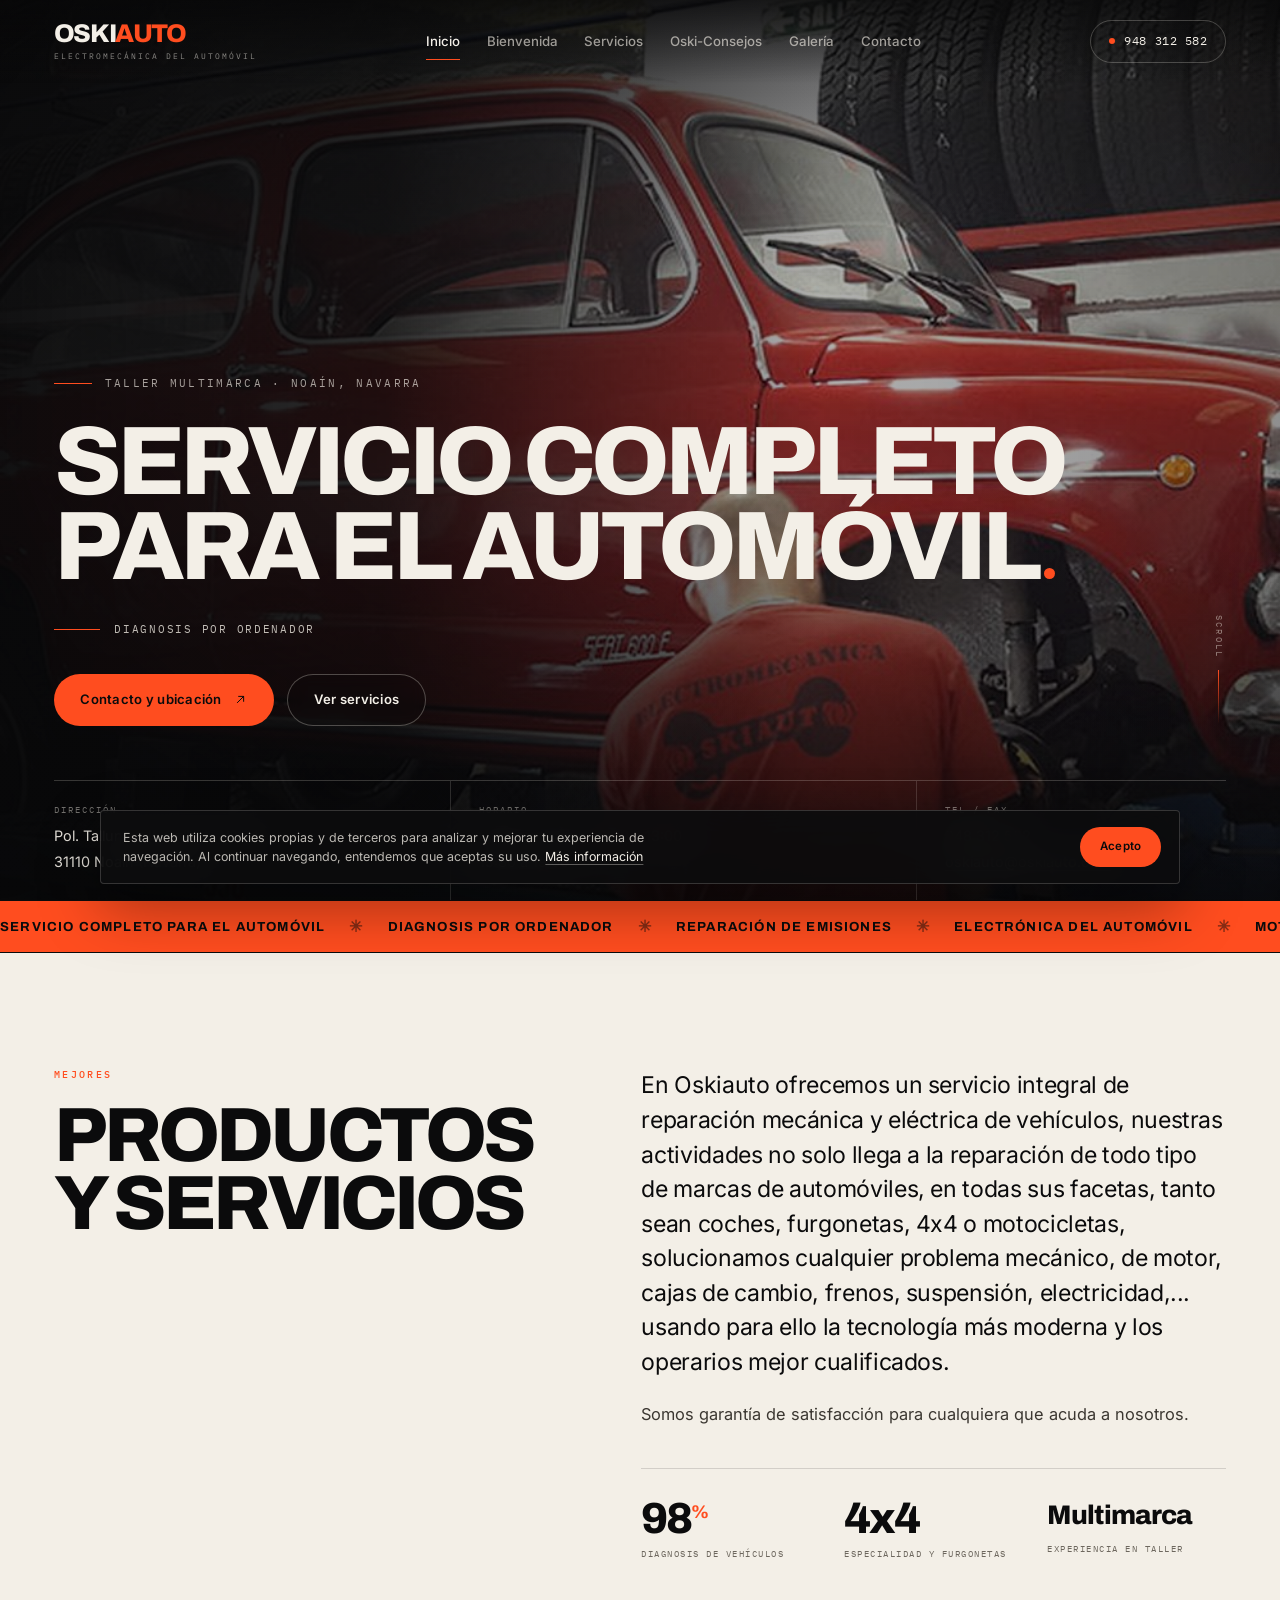
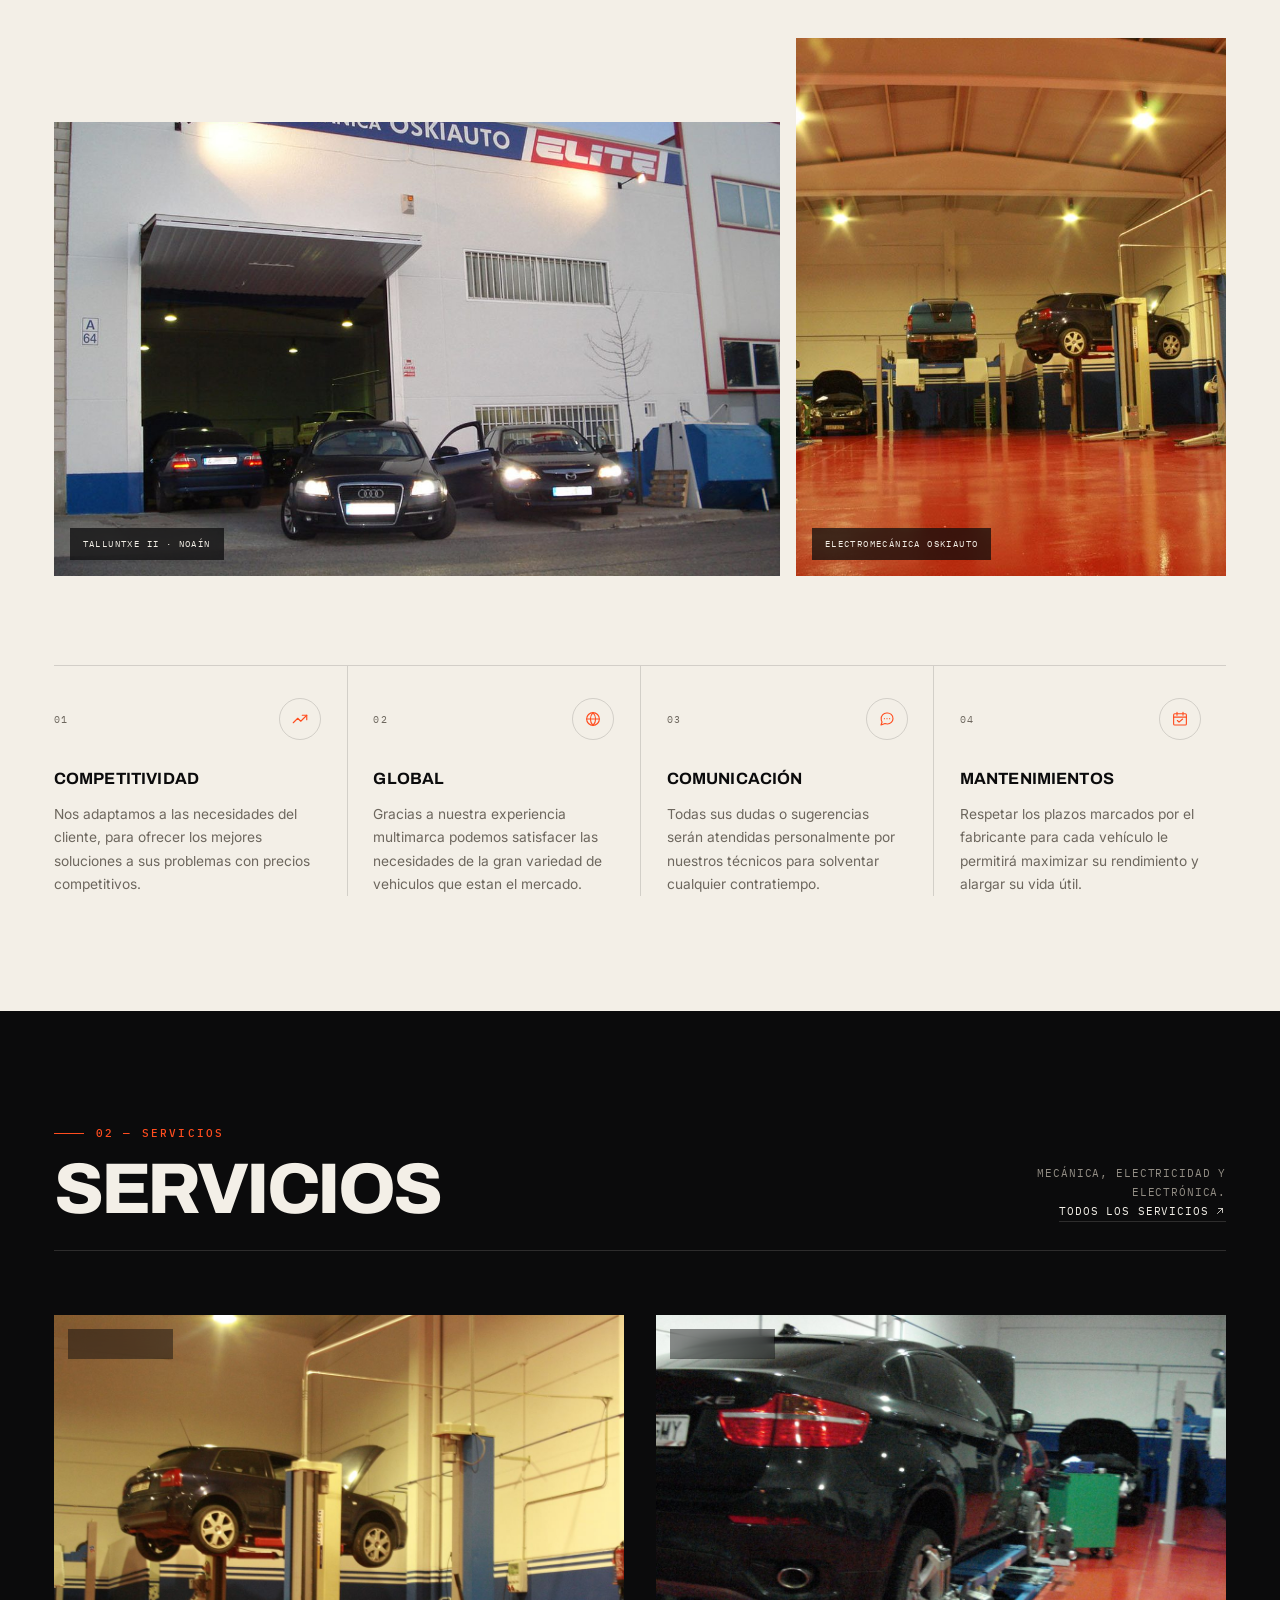
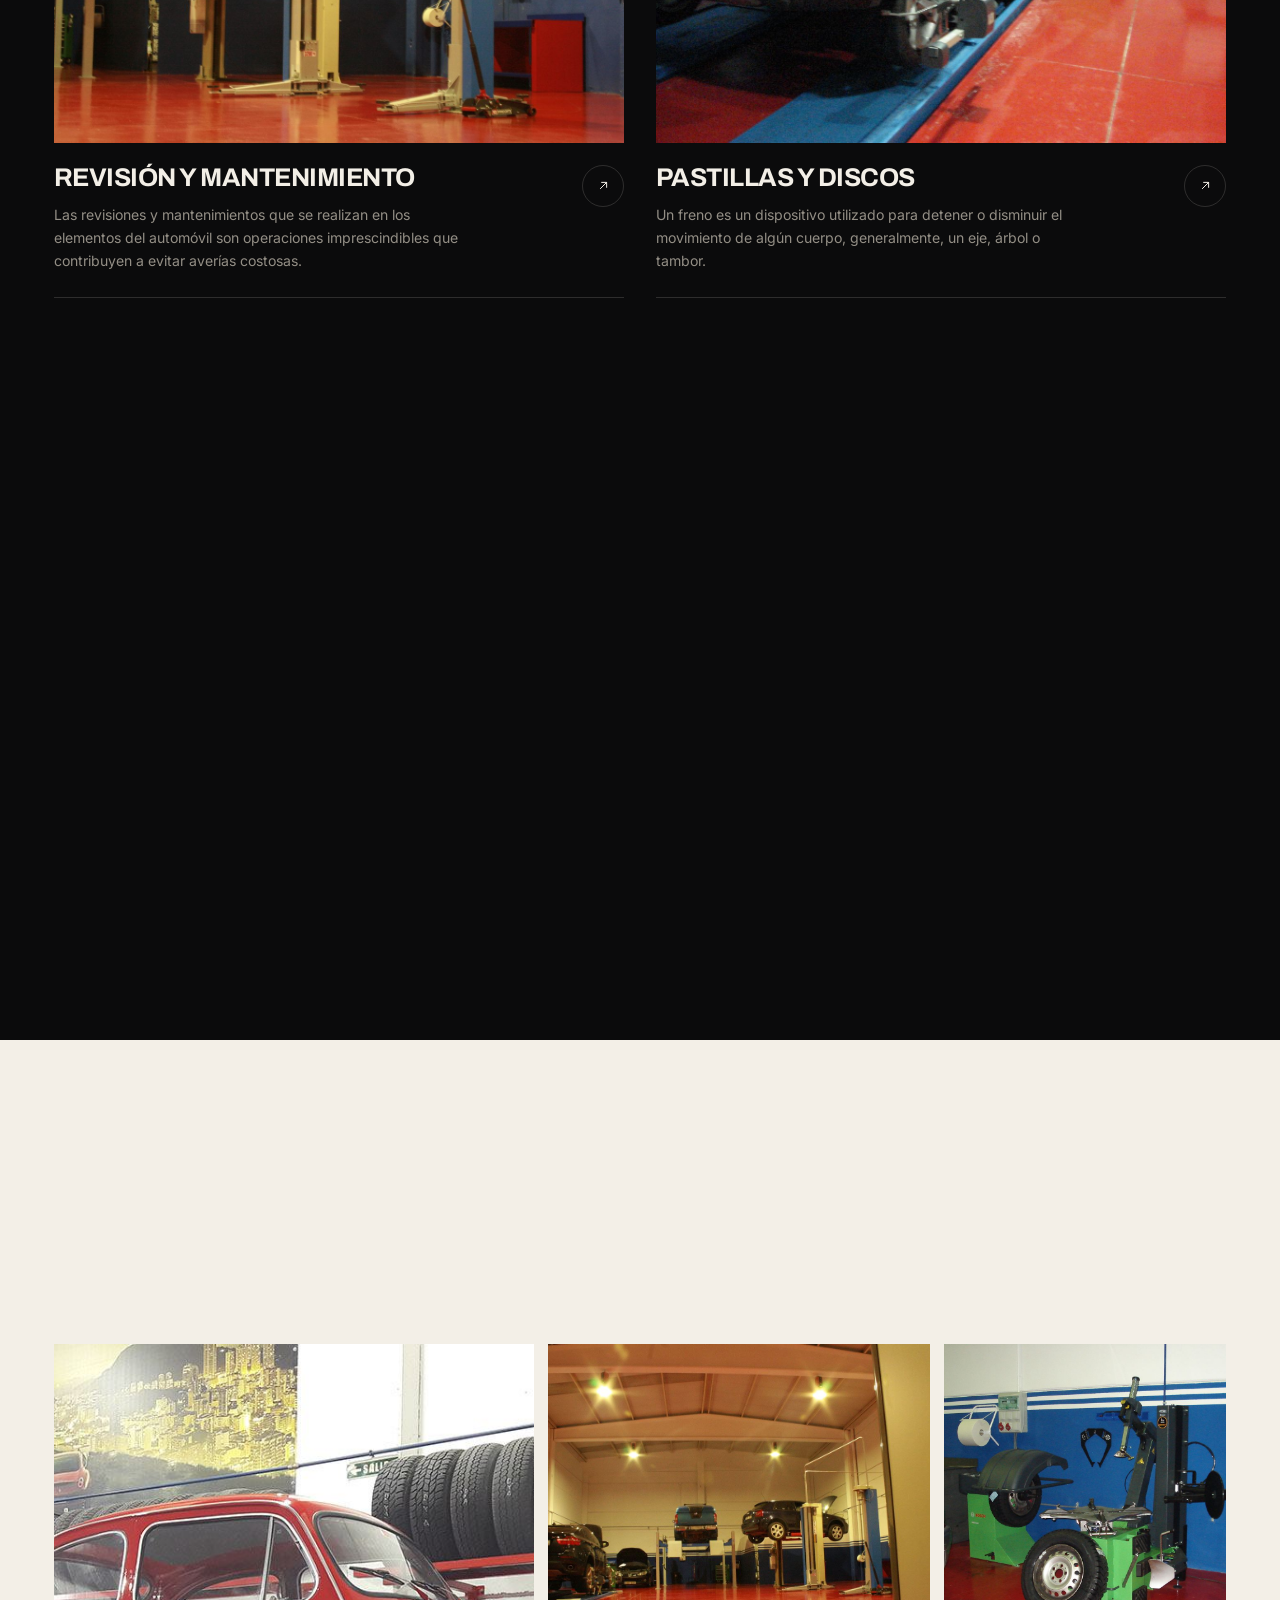
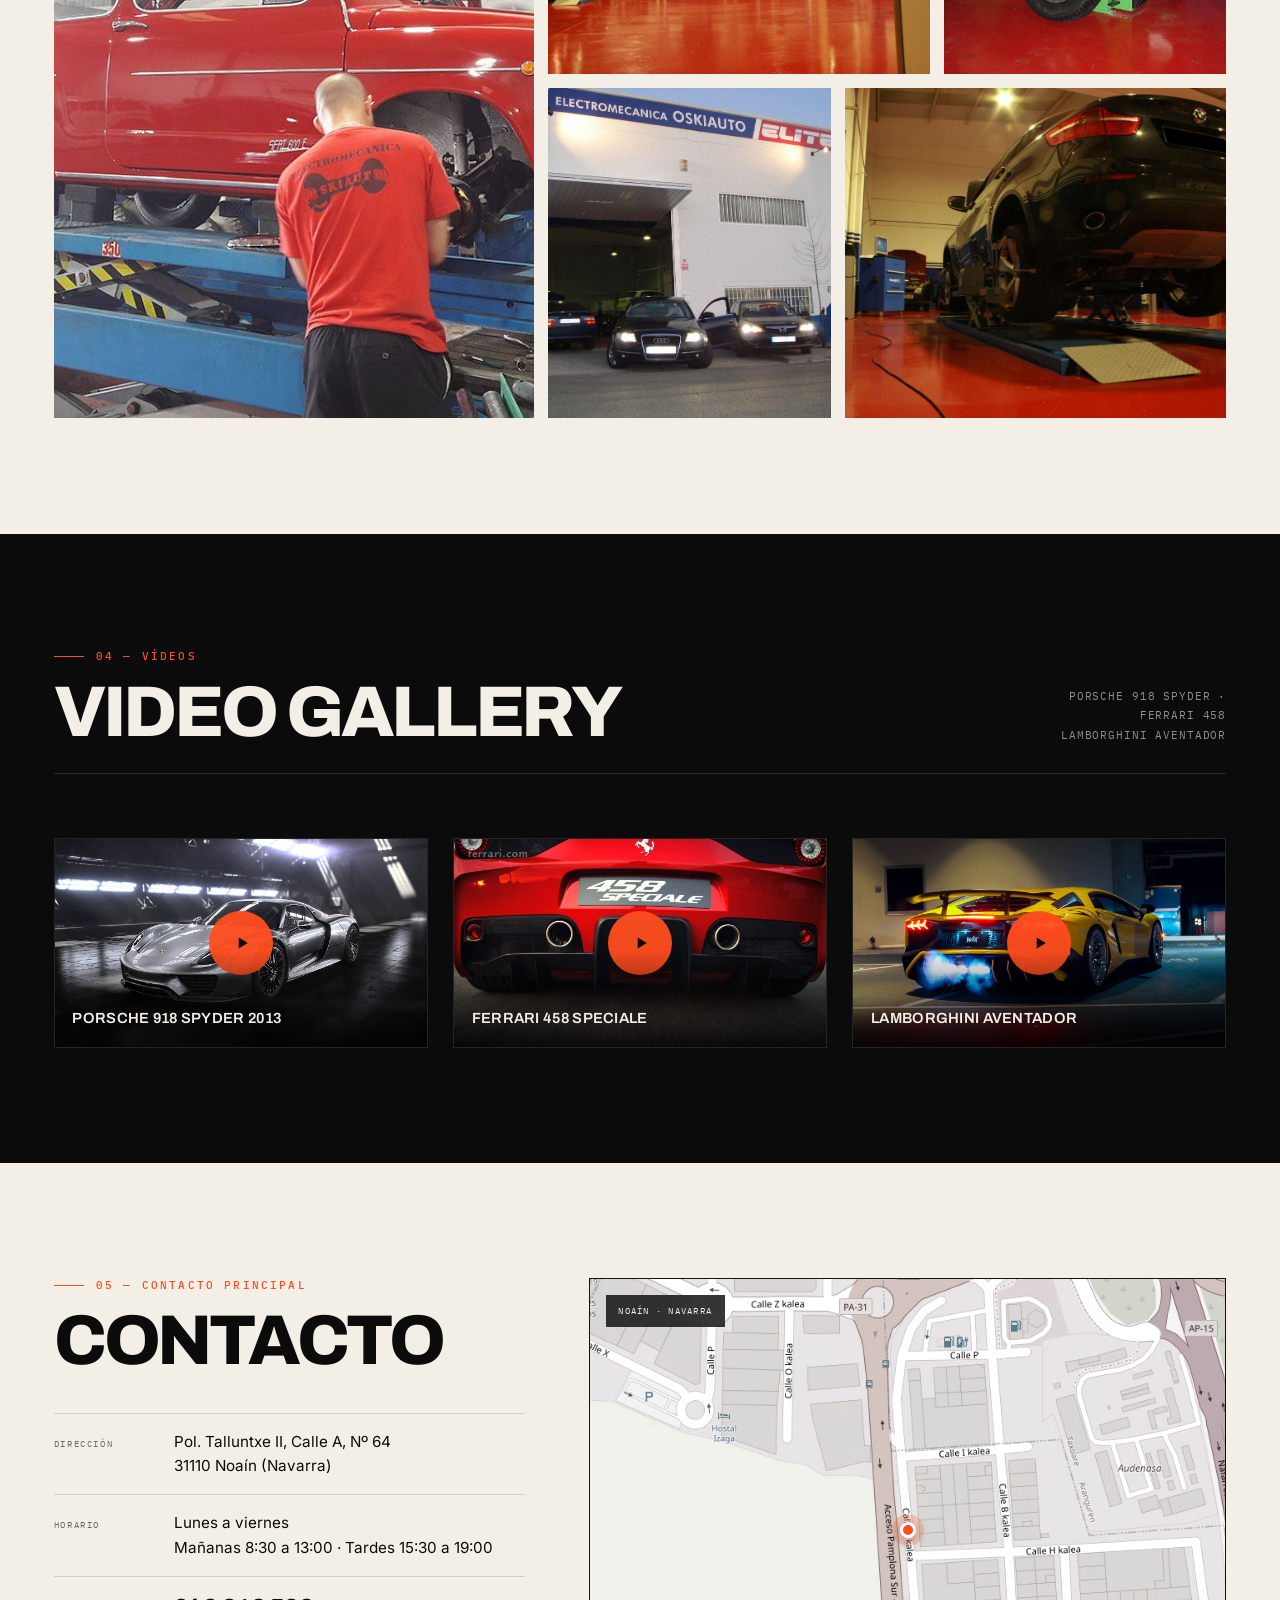
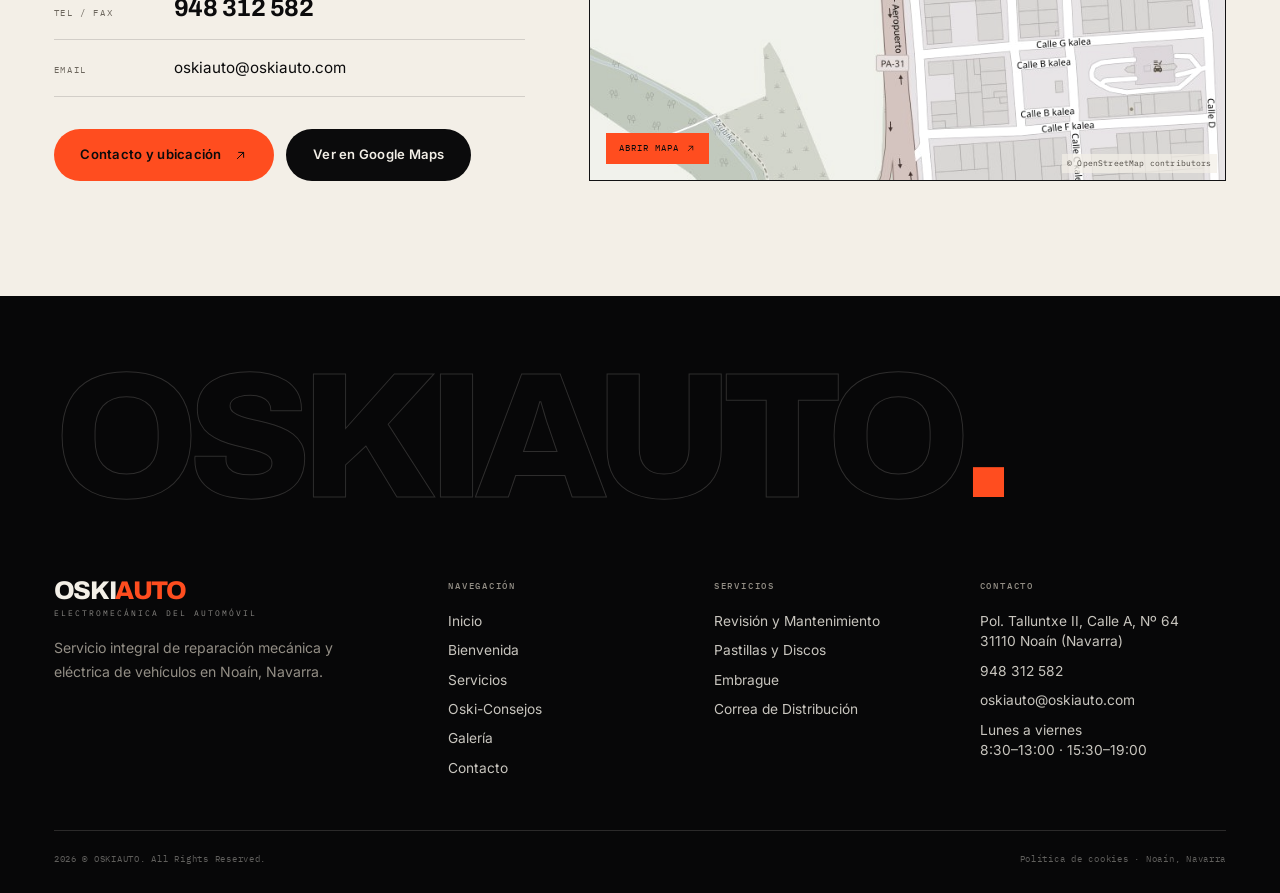
<file: index.html>
<!DOCTYPE html>
<html lang="es">
<head>
<meta charset="utf-8">
<meta name="viewport" content="width=device-width, initial-scale=1">
<title>Electromecánica Oskiauto | Taller multimarca en Noaín (Navarra)</title>
<meta name="description" content="Electromecánica Oskiauto, taller de reparación mecánica y eléctrica de vehículos en Noaín, Navarra. Revisión, frenos, embrague, distribución, diagnosis y mantenimiento multimarca.">
<meta name="theme-color" content="#0b0b0c">
<meta name="format-detection" content="telephone=no">
<link rel="icon" href="assets/img/favicon.svg" type="image/svg+xml">
<link rel="apple-touch-icon" href="assets/img/apple-touch-icon.png">
<link rel="sitemap" type="application/xml" title="Sitemap" href="sitemap.xml">

<link rel="stylesheet" href="assets/css/fonts.css">
<link rel="stylesheet" href="assets/css/style.css">
<meta property="og:type" content="website">
<meta property="og:site_name" content="Electromecánica Oskiauto">
<meta property="og:title" content="Electromecánica Oskiauto | Taller multimarca en Noaín (Navarra)">
<meta property="og:description" content="Electromecánica Oskiauto, taller de reparación mecánica y eléctrica de vehículos en Noaín, Navarra. Revisión, frenos, embrague, distribución, diagnosis y mantenimiento multimarca.">
<meta property="og:image" content="assets/img/hero.jpg">
<meta name="twitter:card" content="summary_large_image">
<script>document.documentElement.classList.add('js');</script>
<script src="assets/js/main.js" defer></script>
</head>
<body class="page page--home">
<a class="skip-link" href="#main">Ir al contenido</a>
<header class="site-header">
<div class="header-inner">
<a class="brand" href="index.html" aria-label="Oskiauto — Inicio">
<span class="brand__word">OSKI<em>AUTO</em></span>
<span class="brand__sub">Electromecánica del automóvil</span>
</a>
<nav class="nav" aria-label="Navegación principal">
<a href="index.html" aria-current="page">Inicio</a><a href="bienvenida.html">Bienvenida</a><a href="servicios.html">Servicios</a><a href="consejos.html">Oski-Consejos</a><a href="galeria.html">Galería</a><a href="contacto.html">Contacto</a>
</nav>
<a class="header-cta" href="tel:+34948312582"><span class="header-cta__dot"></span>948 312 582</a>
<button class="menu-toggle" type="button" aria-label="Abrir menú" aria-expanded="false" aria-controls="mobile-nav">
<span></span><span></span><span></span>
</button>
</div>
</header>
<nav class="mobile-nav" id="mobile-nav" aria-label="Navegación móvil" aria-hidden="true">
<div class="mobile-nav__links">
<a href="index.html" aria-current="page"><span>01</span>Inicio</a><a href="bienvenida.html"><span>02</span>Bienvenida</a><a href="servicios.html"><span>03</span>Servicios</a><a href="consejos.html"><span>04</span>Oski-Consejos</a><a href="galeria.html"><span>05</span>Galería</a><a href="contacto.html"><span>06</span>Contacto</a>
</div>
<div class="mobile-nav__foot">
<div><strong>Taller</strong>Pol. Talluntxe II, Calle A, Nº 64<br>31110 Noaín (Navarra)</div>
<div><strong>Teléfono</strong><a href="tel:+34948312582">948 312 582</a></div>
<div><strong>Email</strong><a href="mailto:oskiauto@oskiauto.com">oskiauto@oskiauto.com</a></div>
</div>
</nav>
<main id="main">
<section class="hero">
<div class="hero__bg">
<picture>
<source media="(max-width: 820px)" srcset="assets/img/hero-mobile.jpg">
<img src="assets/img/hero.jpg" alt="Mecánico de Oskiauto trabajando en un clásico rojo sobre el elevador" width="1920" height="1080" fetchpriority="high">
</picture>
</div>
<div class="hero__inner">
<p class="hero__eyebrow">Taller multimarca · Noaín, Navarra</p>
<h1>Servicio completo para el automóvil<span class="dot">.</span></h1>
<div class="hero__rotator"><span class="bar"></span><span class="rotator" data-rotator="DIAGNOSIS POR ORDENADOR|REPARACIÓN DE EMISIONES|ELECTRÓNICA DEL AUTOMÓVIL|MOTORES">DIAGNOSIS POR ORDENADOR</span></div>
<div class="hero__actions">
<a class="btn btn--accent" href="contacto.html">Contacto y ubicación <svg viewBox="0 0 24 24" fill="none" stroke="currentColor" stroke-width="1.6" aria-hidden="true"><path d="M7 17 17 7M9 7h8v8" stroke-linecap="round" stroke-linejoin="round"/></svg></a>
<a class="btn btn--line" href="servicios.html">Ver servicios</a>
</div>
</div>
<div class="hero__meta">
<div><span class="meta-label">Dirección</span><span class="meta-value">Pol. Talluntxe II, Calle A, Nº 64<br>31110 Noaín (Navarra)</span></div>
<div><span class="meta-label">Horario</span><span class="meta-value">Lunes a viernes · 8:30 a 13:00<br>15:30 a 19:00</span></div>
<div><span class="meta-label">Tel / Fax</span><span class="meta-value"><a href="tel:+34948312582">948 312 582</a><br><a href="mailto:oskiauto@oskiauto.com">oskiauto@oskiauto.com</a></span></div>
</div>
<span class="hero__scroll">Scroll</span>
</section>

<div class="ticker" aria-hidden="true">
<div class="ticker__track"><span class="ticker__item">SERVICIO COMPLETO PARA EL AUTOMÓVIL</span><span class="ticker__item">DIAGNOSIS POR ORDENADOR</span><span class="ticker__item">REPARACIÓN DE EMISIONES</span><span class="ticker__item">ELECTRÓNICA DEL AUTOMÓVIL</span><span class="ticker__item">MOTORES</span><span class="ticker__item">SERVICIO COMPLETO PARA EL AUTOMÓVIL</span><span class="ticker__item">DIAGNOSIS POR ORDENADOR</span><span class="ticker__item">REPARACIÓN DE EMISIONES</span><span class="ticker__item">ELECTRÓNICA DEL AUTOMÓVIL</span><span class="ticker__item">MOTORES</span></div>
</div>

<section class="section theme-light">
<div class="wrap">
<div class="intro__grid">
<div class="reveal"><h2 class="intro__title"><span>Mejores</span>Productos<br>y Servicios</h2></div>
<div class="intro__copy reveal" data-delay="1">
<p class="lead">En Oskiauto ofrecemos un servicio integral de reparación mecánica y eléctrica de vehículos, nuestras actividades no solo llega a la reparación de todo tipo de marcas de automóviles, en todas sus facetas, tanto sean coches, furgonetas, 4x4 o motocicletas, solucionamos cualquier problema mecánico, de motor, cajas de cambio, frenos, suspensión, electricidad,... usando para ello la tecnología más moderna y los operarios mejor cualificados.</p>
<p>Somos garantía de satisfacción para cualquiera que acuda a nosotros.</p>
<div class="stats">
<div><div class="stat__num">98<sup>%</sup></div><div class="stat__label">Diagnosis de vehículos</div></div>
<div><div class="stat__num">4x4</div><div class="stat__label">Especialidad y furgonetas</div></div>
<div><div class="stat__num stat__num--sm">Multimarca</div><div class="stat__label">Experiencia en taller</div></div>
</div>
</div>
</div>
<div class="intro__media reveal">
<figure class="figure figure--wide"><img src="assets/img/about.jpg" alt="Fachada del taller de Electromecánica Oskiauto" width="1200" height="900" loading="lazy"><figcaption class="figure__tag">Talluntxe II · Noaín</figcaption></figure>
<figure class="figure figure--tall"><img src="assets/img/taller.jpg" alt="Interior del taller con varios vehículos en los elevadores" width="1200" height="800" loading="lazy"><figcaption class="figure__tag">Electromecánica Oskiauto</figcaption></figure>
</div>
<div class="features"><article class="feature reveal" data-delay="0">
<div class="feature__top"><span class="feature__num">01</span><span class="feature__icon"><svg viewBox="0 0 24 24" fill="none" stroke="currentColor" stroke-width="1.5"><path d="M3 17 9 11l4 4 8-8" stroke-linecap="round" stroke-linejoin="round"/><path d="M15 7h6v6" stroke-linecap="round" stroke-linejoin="round"/></svg></span></div>
<h3>Competitividad</h3>
<p>Nos adaptamos a las necesidades del cliente, para ofrecer los mejores soluciones a sus problemas con precios competitivos.</p>
</article><article class="feature reveal" data-delay="1">
<div class="feature__top"><span class="feature__num">02</span><span class="feature__icon"><svg viewBox="0 0 24 24" fill="none" stroke="currentColor" stroke-width="1.5"><circle cx="12" cy="12" r="8.5"/><path d="M3.5 12h17M12 3.5c2.3 2.4 3.5 5.3 3.5 8.5S14.3 18.1 12 20.5c-2.3-2.4-3.5-5.3-3.5-8.5S9.7 5.9 12 3.5Z"/></svg></span></div>
<h3>Global</h3>
<p>Gracias a nuestra experiencia multimarca podemos satisfacer las necesidades de la gran variedad de vehiculos que estan el mercado.</p>
</article><article class="feature reveal" data-delay="2">
<div class="feature__top"><span class="feature__num">03</span><span class="feature__icon"><svg viewBox="0 0 24 24" fill="none" stroke="currentColor" stroke-width="1.5"><path d="M20 11.5a7.3 7.3 0 0 1-7.5 7.1 8.6 8.6 0 0 1-3.2-.6L4 20l1.4-4a6.8 6.8 0 0 1-1.1-3.7A7.3 7.3 0 0 1 11.8 4 7.3 7.3 0 0 1 20 11.5Z" stroke-linecap="round" stroke-linejoin="round"/><path d="M8.5 11.5h.01M12 11.5h.01M15.5 11.5h.01" stroke-linecap="round"/></svg></span></div>
<h3>Comunicación</h3>
<p>Todas sus dudas o sugerencias serán atendidas personalmente por nuestros técnicos para solventar cualquier contratiempo.</p>
</article><article class="feature reveal" data-delay="3">
<div class="feature__top"><span class="feature__num">04</span><span class="feature__icon"><svg viewBox="0 0 24 24" fill="none" stroke="currentColor" stroke-width="1.5"><rect x="3.5" y="5" width="17" height="15" rx="1.5"/><path d="M3.5 9.5h17M8 3v4M16 3v4M8.5 14l2.2 2.2L15.5 12" stroke-linecap="round" stroke-linejoin="round"/></svg></span></div>
<h3>Mantenimientos</h3>
<p>Respetar los plazos marcados por el fabricante para cada vehículo le permitirá maximizar su rendimiento y alargar su vida útil.</p>
</article></div>
</div>
</section>

<section class="section theme-dark">
<div class="wrap">
<div class="section-head reveal">
<div><p class="eyebrow">02 — Servicios</p><h2>Servicios</h2></div>
<div class="section-head__side">Mecánica, electricidad y electrónica.<br><a href="servicios.html">Todos los servicios <svg viewBox="0 0 24 24" fill="none" stroke="currentColor" stroke-width="1.6" aria-hidden="true"><path d="M7 17 17 7M9 7h8v8" stroke-linecap="round" stroke-linejoin="round"/></svg></a></div>
</div>
<div class="services__grid"><a class="service-card reveal" href="servicios.html#revision">
<div class="service-card__media">
<span class="service-card__index">01 — Servicio</span>
<img src="assets/img/svc-revision.jpg" alt="Coche elevado en el taller de Oskiauto" width="1200" height="900" loading="lazy">
</div>
<div class="service-card__body">
<div><h3>Revisión y Mantenimiento</h3><p>Las revisiones y mantenimientos que se realizan en los elementos del automóvil son operaciones imprescindibles que contribuyen a evitar averías costosas.</p></div>
<span class="service-card__arrow"><svg viewBox="0 0 24 24" fill="none" stroke="currentColor" stroke-width="1.6" aria-hidden="true"><path d="M7 17 17 7M9 7h8v8" stroke-linecap="round" stroke-linejoin="round"/></svg></span>
</div>
</a><a class="service-card reveal" href="servicios.html#frenos">
<div class="service-card__media">
<span class="service-card__index">02 — Servicio</span>
<img src="assets/img/svc-frenos.jpg" alt="Vehículo en el elevador para revisar los frenos" width="1200" height="900" loading="lazy">
</div>
<div class="service-card__body">
<div><h3>Pastillas y Discos</h3><p>Un freno es un dispositivo utilizado para detener o disminuir el movimiento de algún cuerpo, generalmente, un eje, árbol o tambor.</p></div>
<span class="service-card__arrow"><svg viewBox="0 0 24 24" fill="none" stroke="currentColor" stroke-width="1.6" aria-hidden="true"><path d="M7 17 17 7M9 7h8v8" stroke-linecap="round" stroke-linejoin="round"/></svg></span>
</div>
</a><a class="service-card reveal" href="servicios.html#embrague">
<div class="service-card__media">
<span class="service-card__index">03 — Servicio</span>
<img src="assets/img/svc-embrague.jpg" alt="Maquinaria de taller para transmisión y embrague" width="1200" height="900" loading="lazy">
</div>
<div class="service-card__body">
<div><h3>Embrague</h3><p>El embrague es un sistema que permite tanto transmitir como interrumpir la transmisión de una energía mecánica a su acción final de manera voluntaria.</p></div>
<span class="service-card__arrow"><svg viewBox="0 0 24 24" fill="none" stroke="currentColor" stroke-width="1.6" aria-hidden="true"><path d="M7 17 17 7M9 7h8v8" stroke-linecap="round" stroke-linejoin="round"/></svg></span>
</div>
</a><a class="service-card reveal" href="servicios.html#correa">
<div class="service-card__media">
<span class="service-card__index">04 — Servicio</span>
<img src="assets/img/svc-correa.jpg" alt="BMW en el elevador del taller" width="1200" height="900" loading="lazy">
</div>
<div class="service-card__body">
<div><h3>Correa de Distribución</h3><p>La correa de distribución, banda de distribución o dentada, es uno de los más comunes métodos de transmisión de la energía mecánica entre un piñón de arrastre y otro arrastrado.</p></div>
<span class="service-card__arrow"><svg viewBox="0 0 24 24" fill="none" stroke="currentColor" stroke-width="1.6" aria-hidden="true"><path d="M7 17 17 7M9 7h8v8" stroke-linecap="round" stroke-linejoin="round"/></svg></span>
</div>
</a></div>
</div>
</section>

<section class="section theme-light">
<div class="wrap">
<div class="section-head reveal">
<div><p class="eyebrow">03 — Galería</p><h2>Galería</h2></div>
<div class="section-head__side">El taller, los vehículos y el trabajo del día a día.<br><a href="galeria.html">Ver galería <svg viewBox="0 0 24 24" fill="none" stroke="currentColor" stroke-width="1.6" aria-hidden="true"><path d="M7 17 17 7M9 7h8v8" stroke-linecap="round" stroke-linejoin="round"/></svg></a></div>
</div>
<div class="mosaic reveal"><a class="mosaic__item" href="galeria.html" aria-label="Clásico rojo en el elevador del taller">
<img src="assets/img/gal-2017-05-11-16.45.55.jpg" alt="Clásico rojo en el elevador del taller" width="1281" height="721" loading="lazy">
<span class="mosaic__zoom"><svg viewBox="0 0 24 24" fill="none" stroke="currentColor" stroke-width="1.7" aria-hidden="true"><circle cx="11" cy="11" r="6.5"/><path d="m16 16 4.5 4.5M11 8.5v5M8.5 11h5" stroke-linecap="round"/></svg></span>
</a><a class="mosaic__item" href="galeria.html" aria-label="Vista general del taller de Oskiauto">
<img src="assets/img/gal-oskiaauto-211.jpg" alt="Vista general del taller de Oskiauto" width="1200" height="800" loading="lazy">
<span class="mosaic__zoom"><svg viewBox="0 0 24 24" fill="none" stroke="currentColor" stroke-width="1.7" aria-hidden="true"><circle cx="11" cy="11" r="6.5"/><path d="m16 16 4.5 4.5M11 8.5v5M8.5 11h5" stroke-linecap="round"/></svg></span>
</a><a class="mosaic__item" href="galeria.html" aria-label="Alineación de dirección en el taller">
<img src="assets/img/gal-dsc00414.jpg" alt="Alineación de dirección en el taller" width="1400" height="1050" loading="lazy">
<span class="mosaic__zoom"><svg viewBox="0 0 24 24" fill="none" stroke="currentColor" stroke-width="1.7" aria-hidden="true"><circle cx="11" cy="11" r="6.5"/><path d="m16 16 4.5 4.5M11 8.5v5M8.5 11h5" stroke-linecap="round"/></svg></span>
</a><a class="mosaic__item" href="galeria.html" aria-label="Fachada de Electromecánica Oskiauto en Noaín">
<img src="assets/img/gal-dsc00442.jpg" alt="Fachada de Electromecánica Oskiauto en Noaín" width="1067" height="800" loading="lazy">
<span class="mosaic__zoom"><svg viewBox="0 0 24 24" fill="none" stroke="currentColor" stroke-width="1.7" aria-hidden="true"><circle cx="11" cy="11" r="6.5"/><path d="m16 16 4.5 4.5M11 8.5v5M8.5 11h5" stroke-linecap="round"/></svg></span>
</a><a class="mosaic__item" href="galeria.html" aria-label="BMW en el elevador del taller">
<img src="assets/img/gal-oskiaauto-216.jpg" alt="BMW en el elevador del taller" width="1200" height="800" loading="lazy">
<span class="mosaic__zoom"><svg viewBox="0 0 24 24" fill="none" stroke="currentColor" stroke-width="1.7" aria-hidden="true"><circle cx="11" cy="11" r="6.5"/><path d="m16 16 4.5 4.5M11 8.5v5M8.5 11h5" stroke-linecap="round"/></svg></span>
</a></div>
</div>
</section>

<section class="section theme-dark">
<div class="wrap">
<div class="section-head reveal">
<div><p class="eyebrow">04 — Vídeos</p><h2>Video Gallery</h2></div>
<div class="section-head__side">Porsche 918 Spyder · Ferrari 458<br>Lamborghini Aventador</div>
</div>
<div class="videos__grid"><article class="video-card" data-video="ASSJLIwl3Q0" data-title="Porsche 918 Spyder 2013">
<img src="assets/img/video-1.jpg" alt="Porsche 918 Spyder 2013" width="1280" height="720" loading="lazy">
<button class="video-card__play" type="button" aria-label="Reproducir vídeo: Porsche 918 Spyder 2013"><span><svg viewBox="0 0 24 24" fill="currentColor" aria-hidden="true"><path d="M8 5.5v13l11-6.5-11-6.5Z"/></svg></span></button>
<h3 class="video-card__title">Porsche 918 Spyder 2013</h3>
</article><article class="video-card" data-video="2P7dhHitOTk" data-title="Ferrari 458 Speciale">
<img src="assets/img/video-2.jpg" alt="Ferrari 458 Speciale" width="1280" height="720" loading="lazy">
<button class="video-card__play" type="button" aria-label="Reproducir vídeo: Ferrari 458 Speciale"><span><svg viewBox="0 0 24 24" fill="currentColor" aria-hidden="true"><path d="M8 5.5v13l11-6.5-11-6.5Z"/></svg></span></button>
<h3 class="video-card__title">Ferrari 458 Speciale</h3>
</article><article class="video-card" data-video="SKkvlYi6JC0" data-title="Lamborghini Aventador">
<img src="assets/img/video-3.jpg" alt="Lamborghini Aventador" width="1280" height="720" loading="lazy">
<button class="video-card__play" type="button" aria-label="Reproducir vídeo: Lamborghini Aventador"><span><svg viewBox="0 0 24 24" fill="currentColor" aria-hidden="true"><path d="M8 5.5v13l11-6.5-11-6.5Z"/></svg></span></button>
<h3 class="video-card__title">Lamborghini Aventador</h3>
</article></div>
</div>
</section>

<section class="section theme-light" id="contacto">
<div class="wrap">
<div class="contact-band__grid">
<div class="contact-band__info reveal">
<p class="eyebrow">05 — Contacto Principal</p>
<h2>Contacto</h2>
<div class="contact-lines">
<div class="contact-line"><span class="contact-line__label">Dirección</span><span class="contact-line__value">Pol. Talluntxe II, Calle A, Nº 64<br>31110 Noaín (Navarra)</span></div>
<div class="contact-line"><span class="contact-line__label">Horario</span><span class="contact-line__value">Lunes a viernes<br>Mañanas 8:30 a 13:00 · Tardes 15:30 a 19:00</span></div>
<div class="contact-line"><span class="contact-line__label">Tel / Fax</span><span class="contact-line__value big"><a href="tel:+34948312582">948 312 582</a></span></div>
<div class="contact-line"><span class="contact-line__label">Email</span><span class="contact-line__value"><a href="mailto:oskiauto@oskiauto.com">oskiauto@oskiauto.com</a></span></div>
</div>
<div class="contact-band__actions">
<a class="btn btn--accent" href="contacto.html">Contacto y ubicación <svg viewBox="0 0 24 24" fill="none" stroke="currentColor" stroke-width="1.6" aria-hidden="true"><path d="M7 17 17 7M9 7h8v8" stroke-linecap="round" stroke-linejoin="round"/></svg></a>
<a class="btn btn--dark" href="https://maps.google.com/?q=Noain,+Talluntxe+II+Calle+A+n%C2%BA64" target="_blank" rel="noopener">Ver en Google Maps</a>
</div>
</div>
<div class="map-frame reveal" data-delay="1">
<a class="map-frame__link" href="https://maps.google.com/?q=Noain,+Talluntxe+II+Calle+A+n%C2%BA64" target="_blank" rel="noopener" aria-label="Abrir la ubicación de Oskiauto en Google Maps">
<img src="assets/img/map.jpg" alt="Mapa de la ubicación de Oskiauto en el Polígono Talluntxe II de Noaín" width="1200" height="600" loading="lazy">
<span class="map-frame__cta">Abrir mapa <svg viewBox="0 0 24 24" fill="none" stroke="currentColor" stroke-width="1.6" aria-hidden="true"><path d="M7 17 17 7M9 7h8v8" stroke-linecap="round" stroke-linejoin="round"/></svg></span>
</a>
<span class="map-frame__pin" aria-hidden="true"></span>
<span class="map-frame__tag">Noaín · Navarra</span>
<span class="map-frame__attrib">© OpenStreetMap contributors</span>
</div>
</div>
</div>
</section>
</main>
<footer class="site-footer">
<div class="wrap">
<div class="footer-mark" aria-hidden="true">OSKIAUTO<span>.</span></div>
<div class="footer-grid">
<div class="footer-brand">
<a class="brand" href="index.html" aria-label="Oskiauto — Inicio">
<span class="brand__word">OSKI<em>AUTO</em></span>
<span class="brand__sub">Electromecánica del automóvil</span>
</a>
<p>Servicio integral de reparación mecánica y eléctrica de vehículos en Noaín, Navarra.</p>
</div>
<div class="footer-col">
<h3>Navegación</h3>
<ul><li><a href="index.html">Inicio</a></li><li><a href="bienvenida.html">Bienvenida</a></li><li><a href="servicios.html">Servicios</a></li><li><a href="consejos.html">Oski-Consejos</a></li><li><a href="galeria.html">Galería</a></li><li><a href="contacto.html">Contacto</a></li></ul>
</div>
<div class="footer-col">
<h3>Servicios</h3>
<ul>
<li><a href="servicios.html#revision">Revisión y Mantenimiento</a></li>
<li><a href="servicios.html#frenos">Pastillas y Discos</a></li>
<li><a href="servicios.html#embrague">Embrague</a></li>
<li><a href="servicios.html#correa">Correa de Distribución</a></li>
</ul>
</div>
<div class="footer-col footer-contact">
<h3>Contacto</h3>
<ul>
<li>Pol. Talluntxe II, Calle A, Nº 64<br>31110 Noaín (Navarra)</li>
<li><a href="tel:+34948312582">948 312 582</a></li>
<li><a href="mailto:oskiauto@oskiauto.com">oskiauto@oskiauto.com</a></li>
<li>Lunes a viernes<br>8:30–13:00 · 15:30–19:00</li>
</ul>
</div>
</div>
<div class="footer-bottom">
<span>2026 © OSKIAUTO. All Rights Reserved.</span>
<span><a href="politica-de-cookies.html">Política de cookies</a> · Noaín, Navarra</span>
</div>
</div>
</footer>
<aside class="cookie" role="region" aria-label="Aviso de cookies">
<p>Esta web utiliza cookies propias y de terceros para analizar y mejorar tu experiencia de navegación. Al continuar navegando, entendemos que aceptas su uso. <a href="politica-de-cookies.html">Más información</a></p>
<div class="cookie__actions">
<button class="btn btn--accent" type="button" data-cookie-accept>Acepto</button>
</div>
</aside>
</body>
</html>
</file>
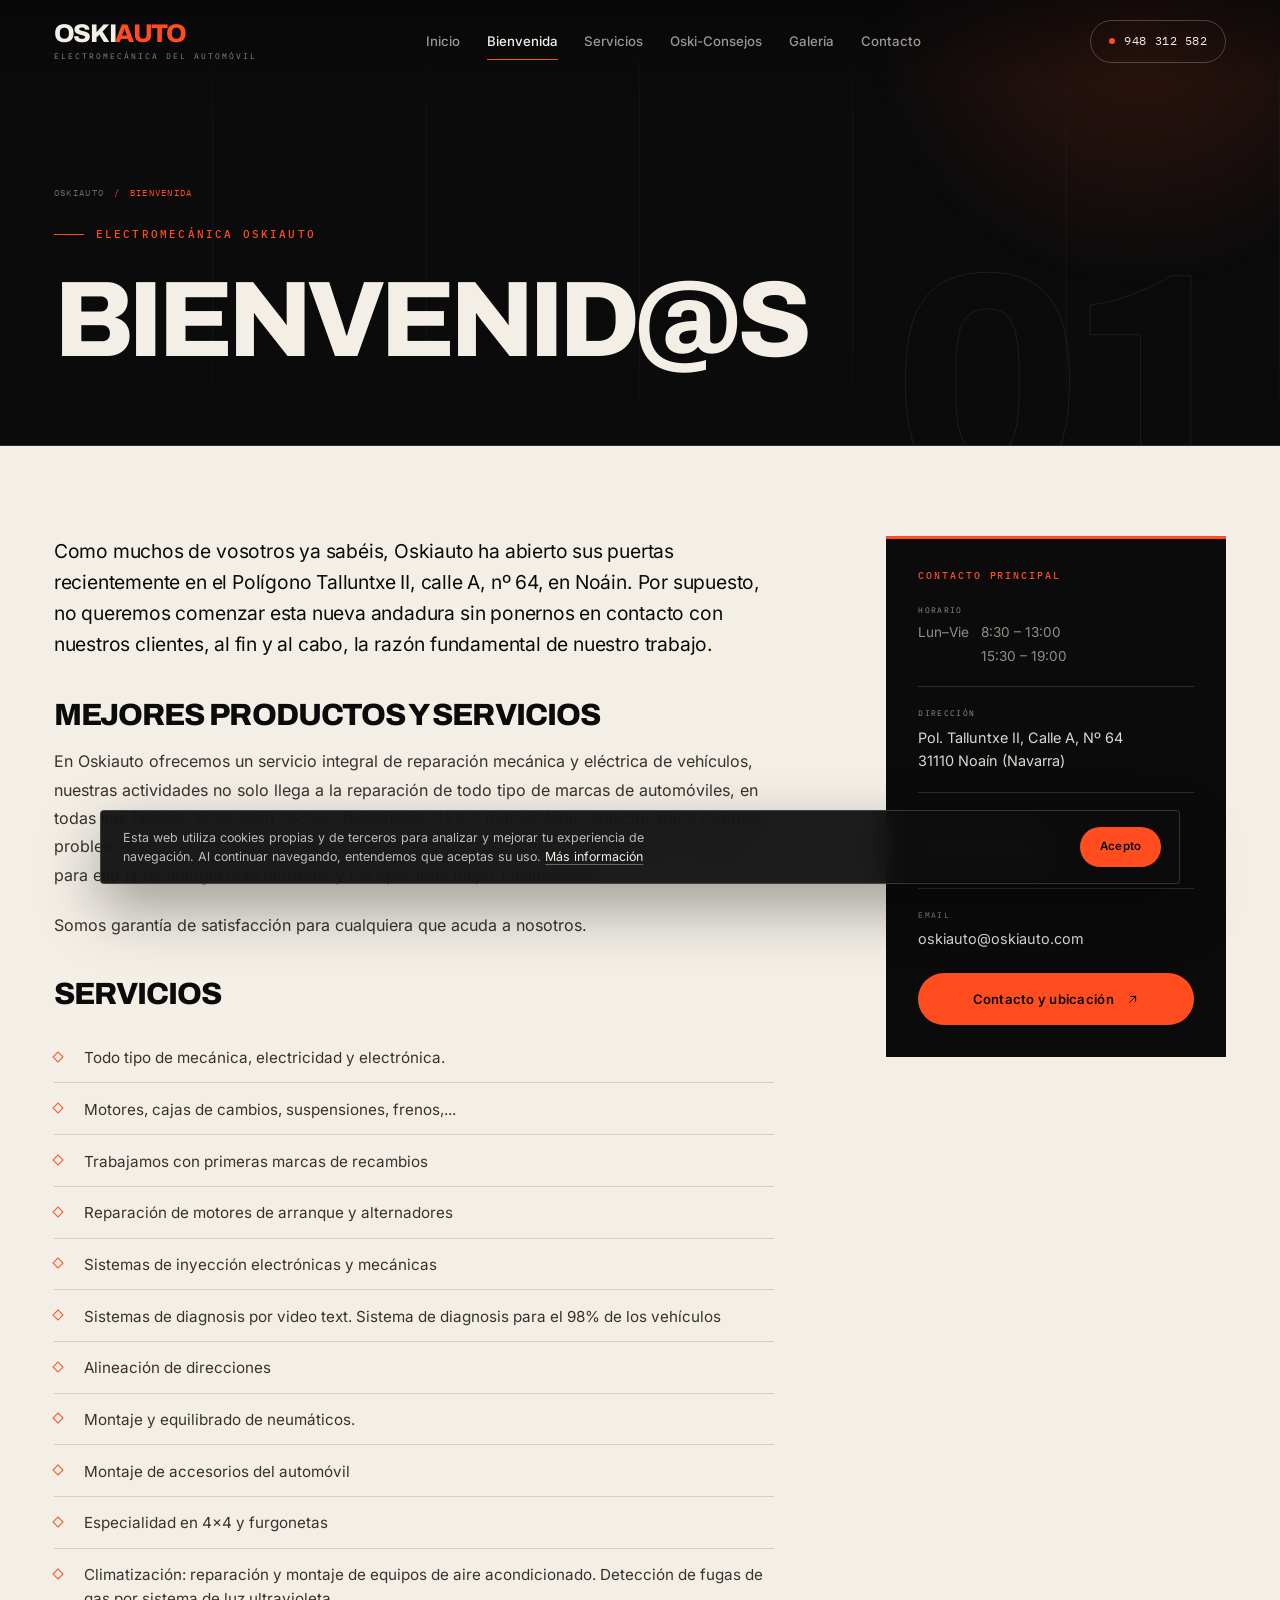
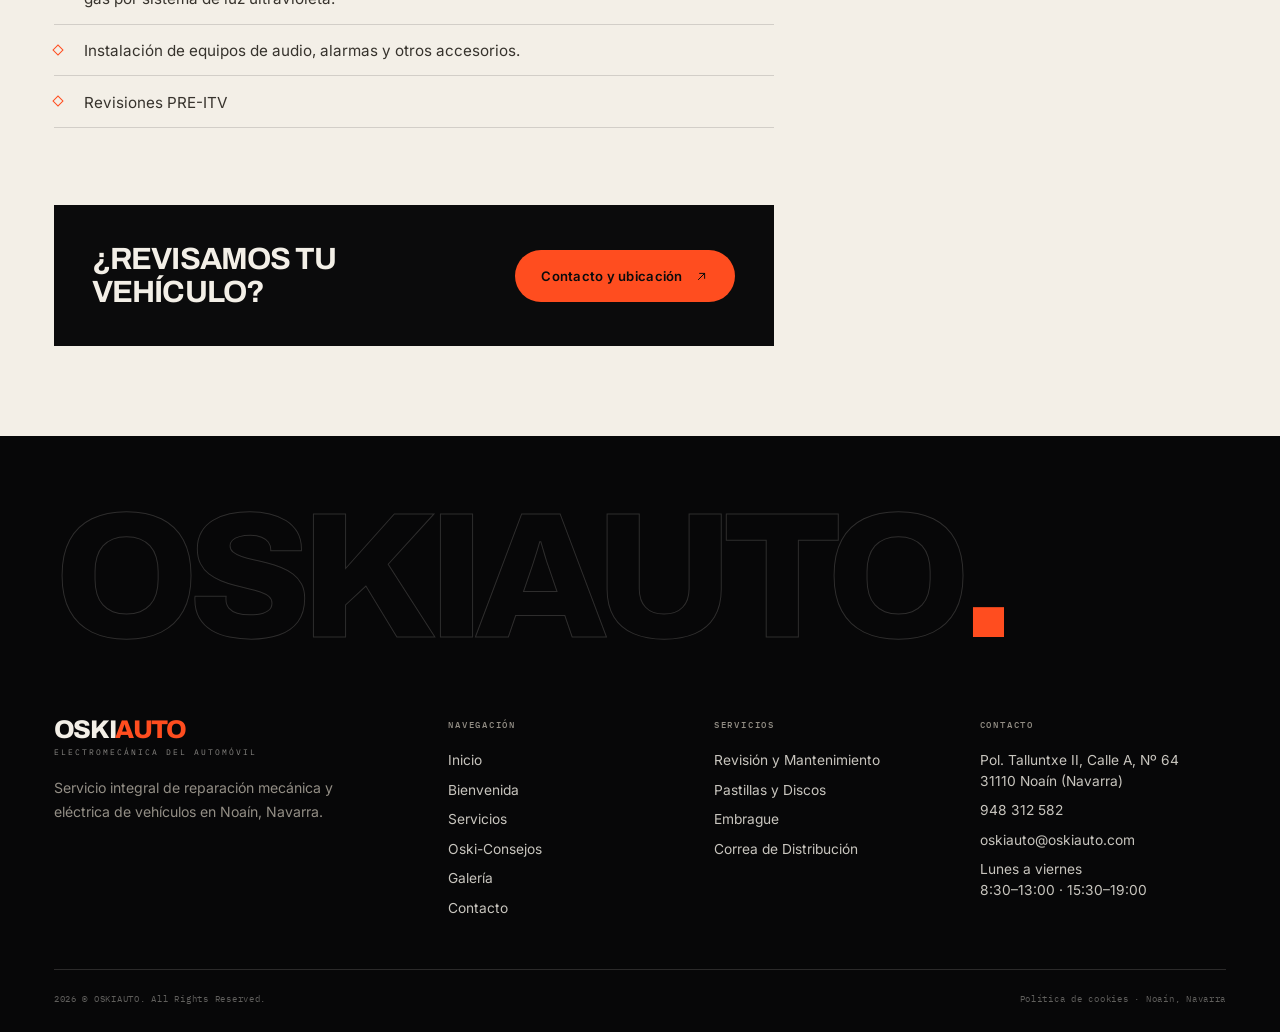
<file: bienvenida.html>
<!DOCTYPE html>
<html lang="es">
<head>
<meta charset="utf-8">
<meta name="viewport" content="width=device-width, initial-scale=1">
<title>Bienvenida | Electromecánica Oskiauto</title>
<meta name="description" content="Bienvenida a Electromecánica Oskiauto, taller de reparación mecánica y eléctrica de vehículos en el Polígono Talluntxe II de Noaín, Navarra.">
<meta name="theme-color" content="#0b0b0c">
<meta name="format-detection" content="telephone=no">
<link rel="icon" href="assets/img/favicon.svg" type="image/svg+xml">
<link rel="apple-touch-icon" href="assets/img/apple-touch-icon.png">
<link rel="sitemap" type="application/xml" title="Sitemap" href="sitemap.xml">

<link rel="stylesheet" href="assets/css/fonts.css">
<link rel="stylesheet" href="assets/css/style.css">
<meta property="og:type" content="website">
<meta property="og:site_name" content="Electromecánica Oskiauto">
<meta property="og:title" content="Bienvenida | Electromecánica Oskiauto">
<meta property="og:description" content="Bienvenida a Electromecánica Oskiauto, taller de reparación mecánica y eléctrica de vehículos en el Polígono Talluntxe II de Noaín, Navarra.">
<meta property="og:image" content="assets/img/hero.jpg">
<meta name="twitter:card" content="summary_large_image">
<script>document.documentElement.classList.add('js');</script>
<script src="assets/js/main.js" defer></script>
</head>
<body class="page page--bienvenida">
<a class="skip-link" href="#main">Ir al contenido</a>
<header class="site-header">
<div class="header-inner">
<a class="brand" href="index.html" aria-label="Oskiauto — Inicio">
<span class="brand__word">OSKI<em>AUTO</em></span>
<span class="brand__sub">Electromecánica del automóvil</span>
</a>
<nav class="nav" aria-label="Navegación principal">
<a href="index.html">Inicio</a><a href="bienvenida.html" aria-current="page">Bienvenida</a><a href="servicios.html">Servicios</a><a href="consejos.html">Oski-Consejos</a><a href="galeria.html">Galería</a><a href="contacto.html">Contacto</a>
</nav>
<a class="header-cta" href="tel:+34948312582"><span class="header-cta__dot"></span>948 312 582</a>
<button class="menu-toggle" type="button" aria-label="Abrir menú" aria-expanded="false" aria-controls="mobile-nav">
<span></span><span></span><span></span>
</button>
</div>
</header>
<nav class="mobile-nav" id="mobile-nav" aria-label="Navegación móvil" aria-hidden="true">
<div class="mobile-nav__links">
<a href="index.html"><span>01</span>Inicio</a><a href="bienvenida.html" aria-current="page"><span>02</span>Bienvenida</a><a href="servicios.html"><span>03</span>Servicios</a><a href="consejos.html"><span>04</span>Oski-Consejos</a><a href="galeria.html"><span>05</span>Galería</a><a href="contacto.html"><span>06</span>Contacto</a>
</div>
<div class="mobile-nav__foot">
<div><strong>Taller</strong>Pol. Talluntxe II, Calle A, Nº 64<br>31110 Noaín (Navarra)</div>
<div><strong>Teléfono</strong><a href="tel:+34948312582">948 312 582</a></div>
<div><strong>Email</strong><a href="mailto:oskiauto@oskiauto.com">oskiauto@oskiauto.com</a></div>
</div>
</nav>
<main id="main">
<section class="page-hero">
<span class="page-hero__num" aria-hidden="true">01</span>
<div class="wrap">
<nav class="crumbs" aria-label="Migas de pan"><a href="index.html">Oskiauto</a><span>/</span><span>Bienvenida</span></nav>
<p class="eyebrow" style="margin-top:1.6rem">Electromecánica Oskiauto</p>
<h1>Bienvenid@s</h1>

</div>
</section>
<section class="article-section theme-light">
<div class="wrap">
<div class="article-grid">
<div class="prose reveal">
<p class="lead">Como muchos de vosotros ya sabéis, Oskiauto ha abierto sus puertas recientemente en el Polígono Talluntxe II, calle A, nº 64, en Noáin. Por supuesto, no queremos comenzar esta nueva andadura sin ponernos en contacto con nuestros clientes, al fin y al cabo, la razón fundamental de nuestro trabajo.</p>
<h2>Mejores productos y servicios</h2>
<p>En Oskiauto ofrecemos un servicio integral de reparación mecánica y eléctrica de vehículos, nuestras actividades no solo llega a la reparación de todo tipo de marcas de automóviles, en todas sus facetas, tanto sean coches, furgonetas, 4x4 o motocicletas, solucionamos cualquier problema mecánico, de motor, cajas de cambio, frenos, suspensión, electricidad,... usando para ello la tecnología más moderna y los operarios mejor cualificados.</p>
<p>Somos garantía de satisfacción para cualquiera que acuda a nosotros.</p>
<h2>Servicios</h2>
<ul class="checklist"><li>Todo tipo de mecánica, electricidad y electrónica.</li><li>Motores, cajas de cambios, suspensiones, frenos,...</li><li>Trabajamos con primeras marcas de recambios</li><li>Reparación de motores de arranque y alternadores</li><li>Sistemas de inyección electrónicas y mecánicas</li><li>Sistemas de diagnosis por video text. Sistema de diagnosis para el 98% de los vehículos</li><li>Alineación de direcciones</li><li>Montaje y equilibrado de neumáticos.</li><li>Montaje de accesorios del automóvil</li><li>Especialidad en 4x4 y furgonetas</li><li>Climatización: reparación y montaje de equipos de aire acondicionado. Detección de fugas de gas por sistema de luz ultravioleta.</li><li>Instalación de equipos de audio, alarmas y otros accesorios.</li><li>Revisiones PRE-ITV</li></ul>
<div class="article-cta">
<p>¿Revisamos tu vehículo?</p>
<a class="btn btn--accent" href="contacto.html">Contacto y ubicación <svg viewBox="0 0 24 24" fill="none" stroke="currentColor" stroke-width="1.6" aria-hidden="true"><path d="M7 17 17 7M9 7h8v8" stroke-linecap="round" stroke-linejoin="round"/></svg></a>
</div>
</div>
<aside class="article-side reveal" data-delay="1"><div class="contact-card">
<h3>Contacto Principal</h3>
<div class="contact-card__block">
<div class="contact-card__label">Horario</div>
<div class="contact-card__hours">
<span>Lun–Vie</span><span>8:30 – 13:00</span>
<span></span><span>15:30 – 19:00</span>
</div>
</div>
<div class="contact-card__block">
<div class="contact-card__label">Dirección</div>
<div class="contact-card__value">Pol. Talluntxe II, Calle A, Nº 64<br>31110 Noaín (Navarra)</div>
</div>
<div class="contact-card__block">
<div class="contact-card__label">Tel / Fax</div>
<div class="contact-card__value contact-card__phone"><a href="tel:+34948312582">948 312 582</a></div>
</div>
<div class="contact-card__block">
<div class="contact-card__label">Email</div>
<div class="contact-card__value"><a href="mailto:oskiauto@oskiauto.com">oskiauto@oskiauto.com</a></div>
</div>
<a class="btn btn--accent" href="contacto.html">Contacto y ubicación <svg viewBox="0 0 24 24" fill="none" stroke="currentColor" stroke-width="1.6" aria-hidden="true"><path d="M7 17 17 7M9 7h8v8" stroke-linecap="round" stroke-linejoin="round"/></svg></a>
</div></aside>
</div>
</div>
</section>
</main>
<footer class="site-footer">
<div class="wrap">
<div class="footer-mark" aria-hidden="true">OSKIAUTO<span>.</span></div>
<div class="footer-grid">
<div class="footer-brand">
<a class="brand" href="index.html" aria-label="Oskiauto — Inicio">
<span class="brand__word">OSKI<em>AUTO</em></span>
<span class="brand__sub">Electromecánica del automóvil</span>
</a>
<p>Servicio integral de reparación mecánica y eléctrica de vehículos en Noaín, Navarra.</p>
</div>
<div class="footer-col">
<h3>Navegación</h3>
<ul><li><a href="index.html">Inicio</a></li><li><a href="bienvenida.html">Bienvenida</a></li><li><a href="servicios.html">Servicios</a></li><li><a href="consejos.html">Oski-Consejos</a></li><li><a href="galeria.html">Galería</a></li><li><a href="contacto.html">Contacto</a></li></ul>
</div>
<div class="footer-col">
<h3>Servicios</h3>
<ul>
<li><a href="servicios.html#revision">Revisión y Mantenimiento</a></li>
<li><a href="servicios.html#frenos">Pastillas y Discos</a></li>
<li><a href="servicios.html#embrague">Embrague</a></li>
<li><a href="servicios.html#correa">Correa de Distribución</a></li>
</ul>
</div>
<div class="footer-col footer-contact">
<h3>Contacto</h3>
<ul>
<li>Pol. Talluntxe II, Calle A, Nº 64<br>31110 Noaín (Navarra)</li>
<li><a href="tel:+34948312582">948 312 582</a></li>
<li><a href="mailto:oskiauto@oskiauto.com">oskiauto@oskiauto.com</a></li>
<li>Lunes a viernes<br>8:30–13:00 · 15:30–19:00</li>
</ul>
</div>
</div>
<div class="footer-bottom">
<span>2026 © OSKIAUTO. All Rights Reserved.</span>
<span><a href="politica-de-cookies.html">Política de cookies</a> · Noaín, Navarra</span>
</div>
</div>
</footer>
<aside class="cookie" role="region" aria-label="Aviso de cookies">
<p>Esta web utiliza cookies propias y de terceros para analizar y mejorar tu experiencia de navegación. Al continuar navegando, entendemos que aceptas su uso. <a href="politica-de-cookies.html">Más información</a></p>
<div class="cookie__actions">
<button class="btn btn--accent" type="button" data-cookie-accept>Acepto</button>
</div>
</aside>
</body>
</html>
</file>
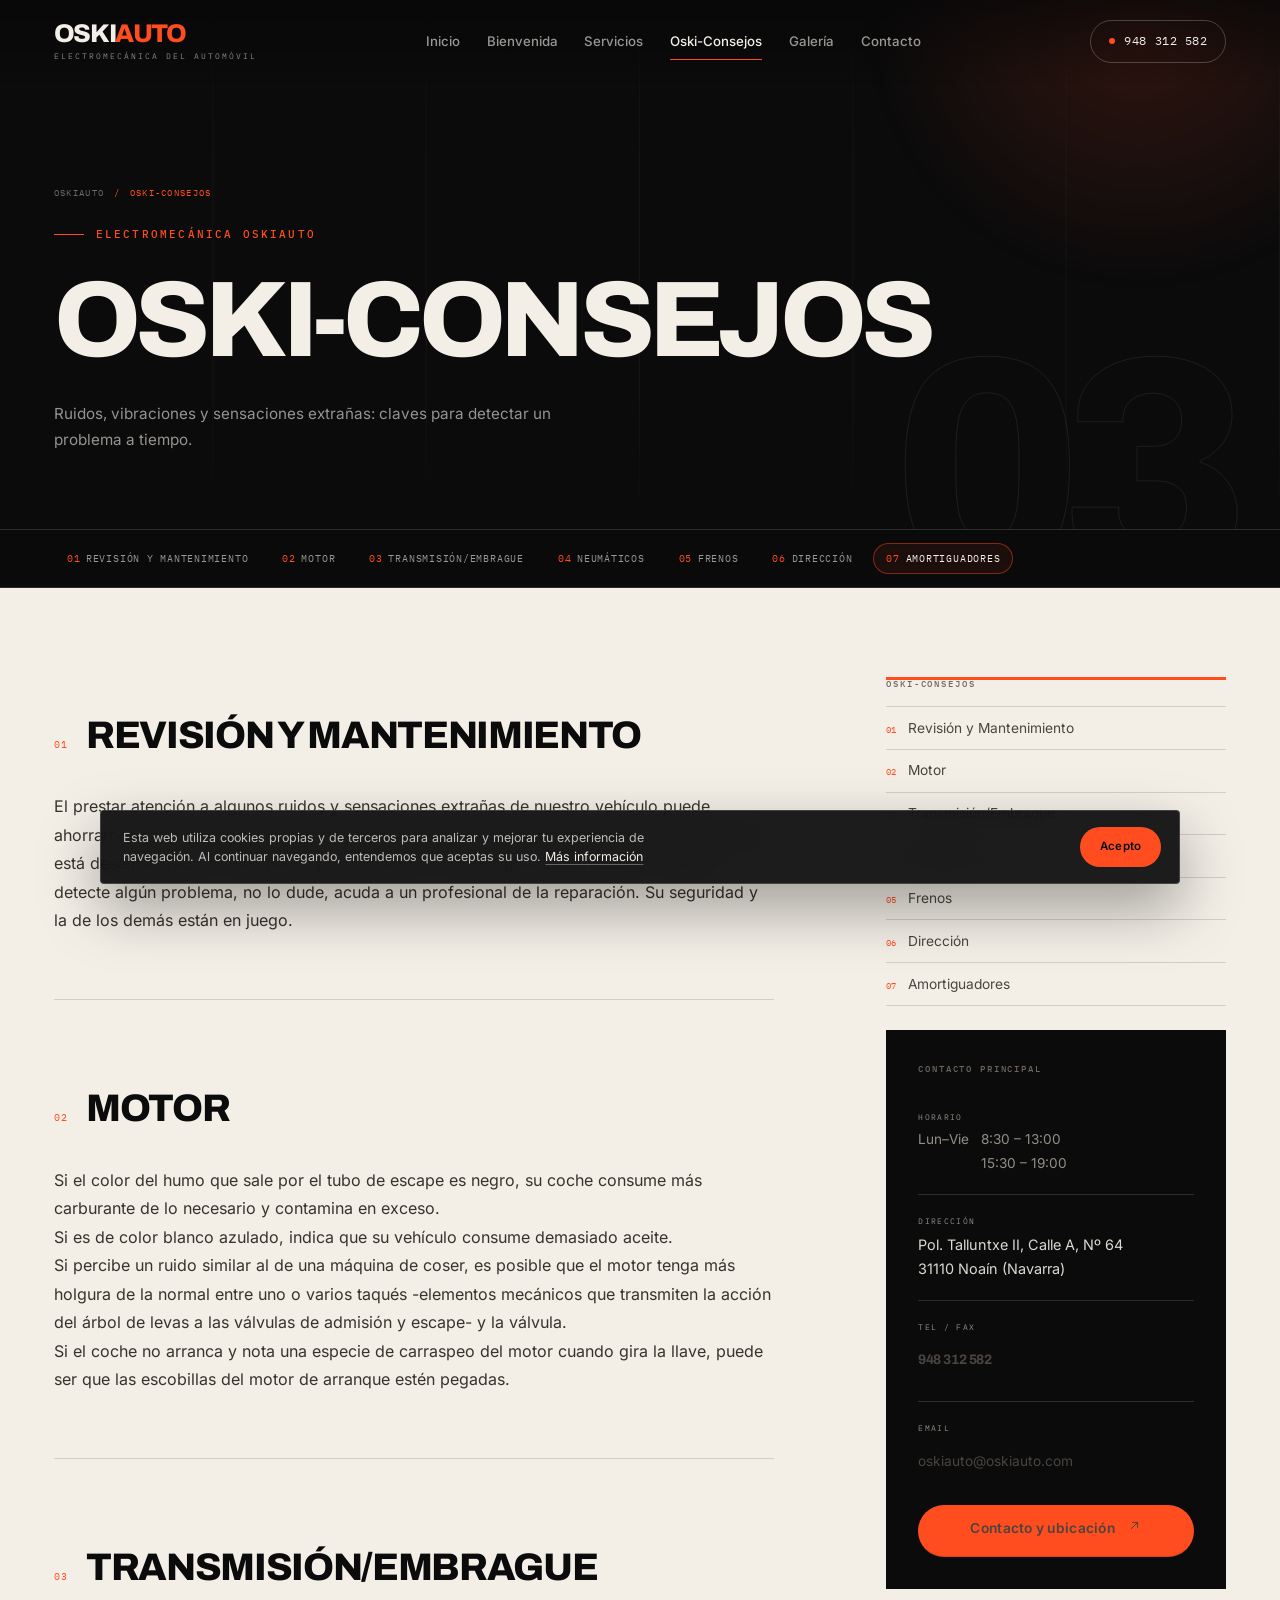
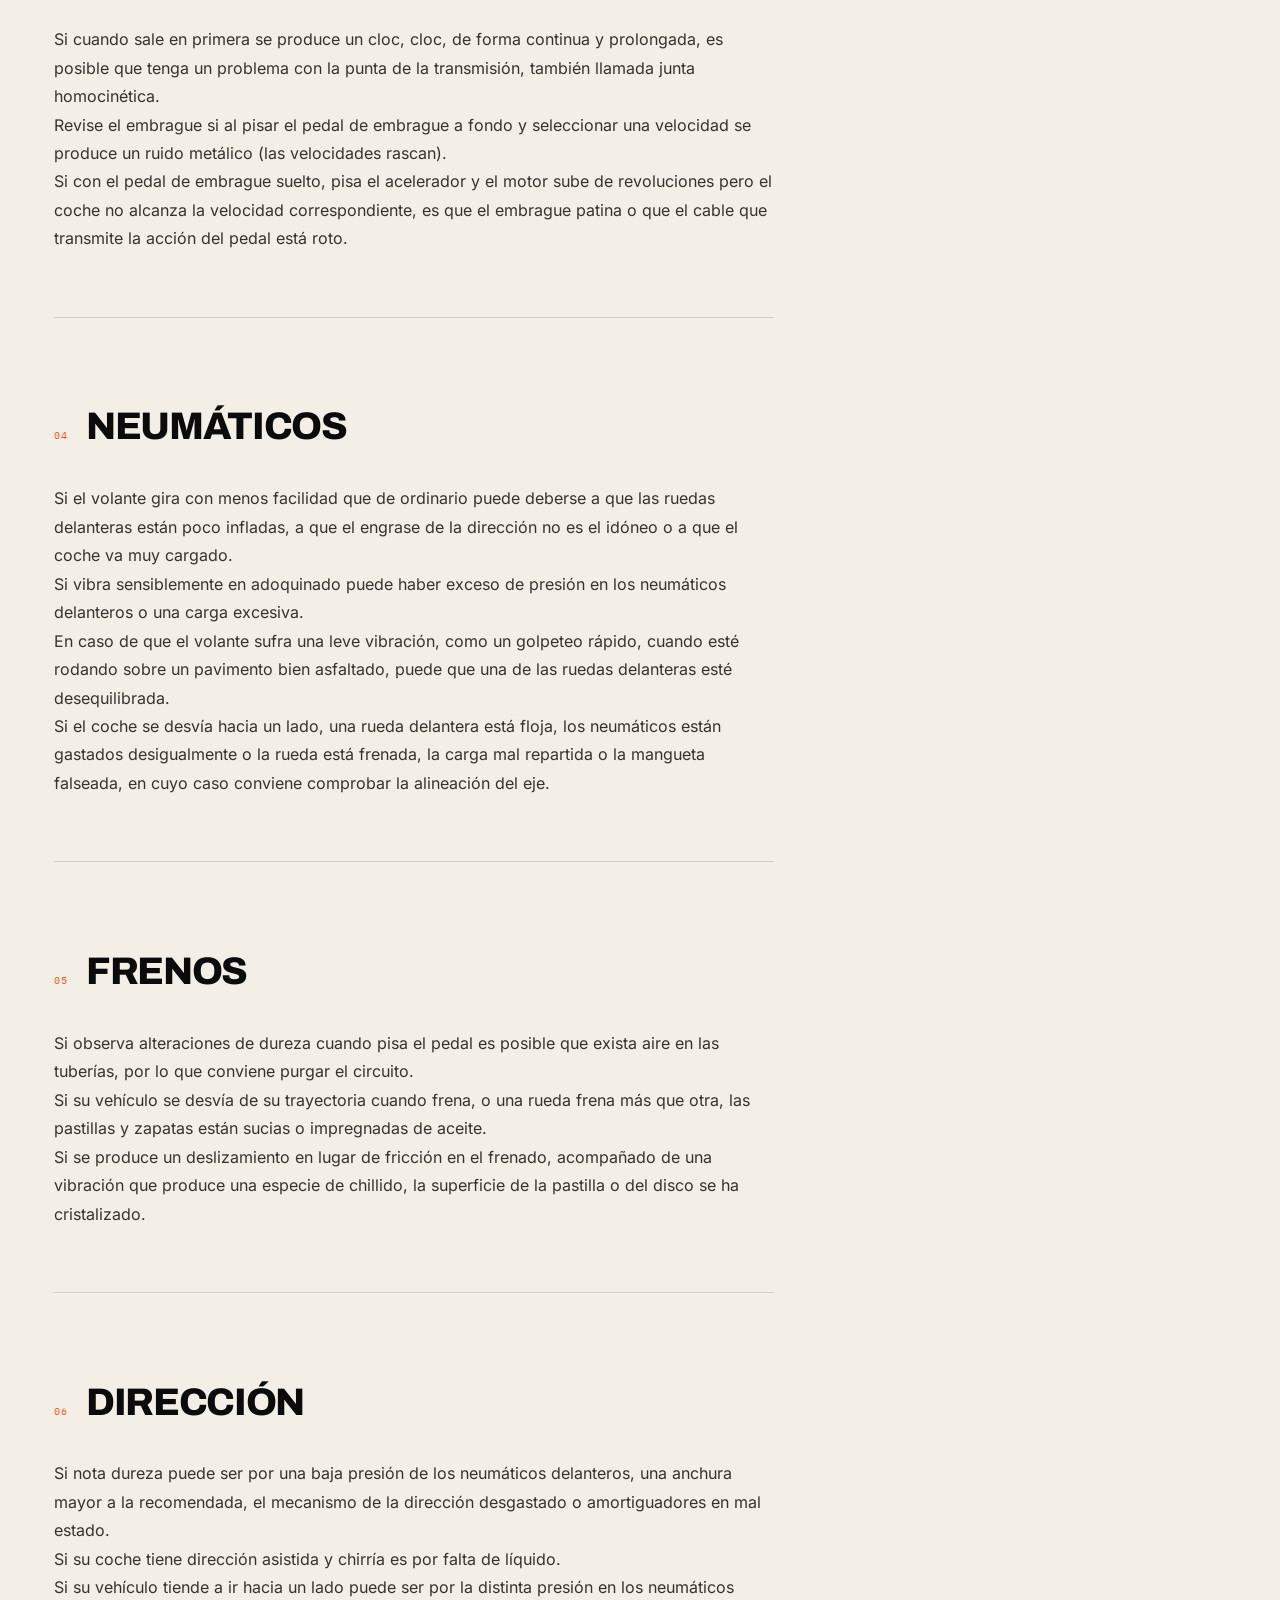
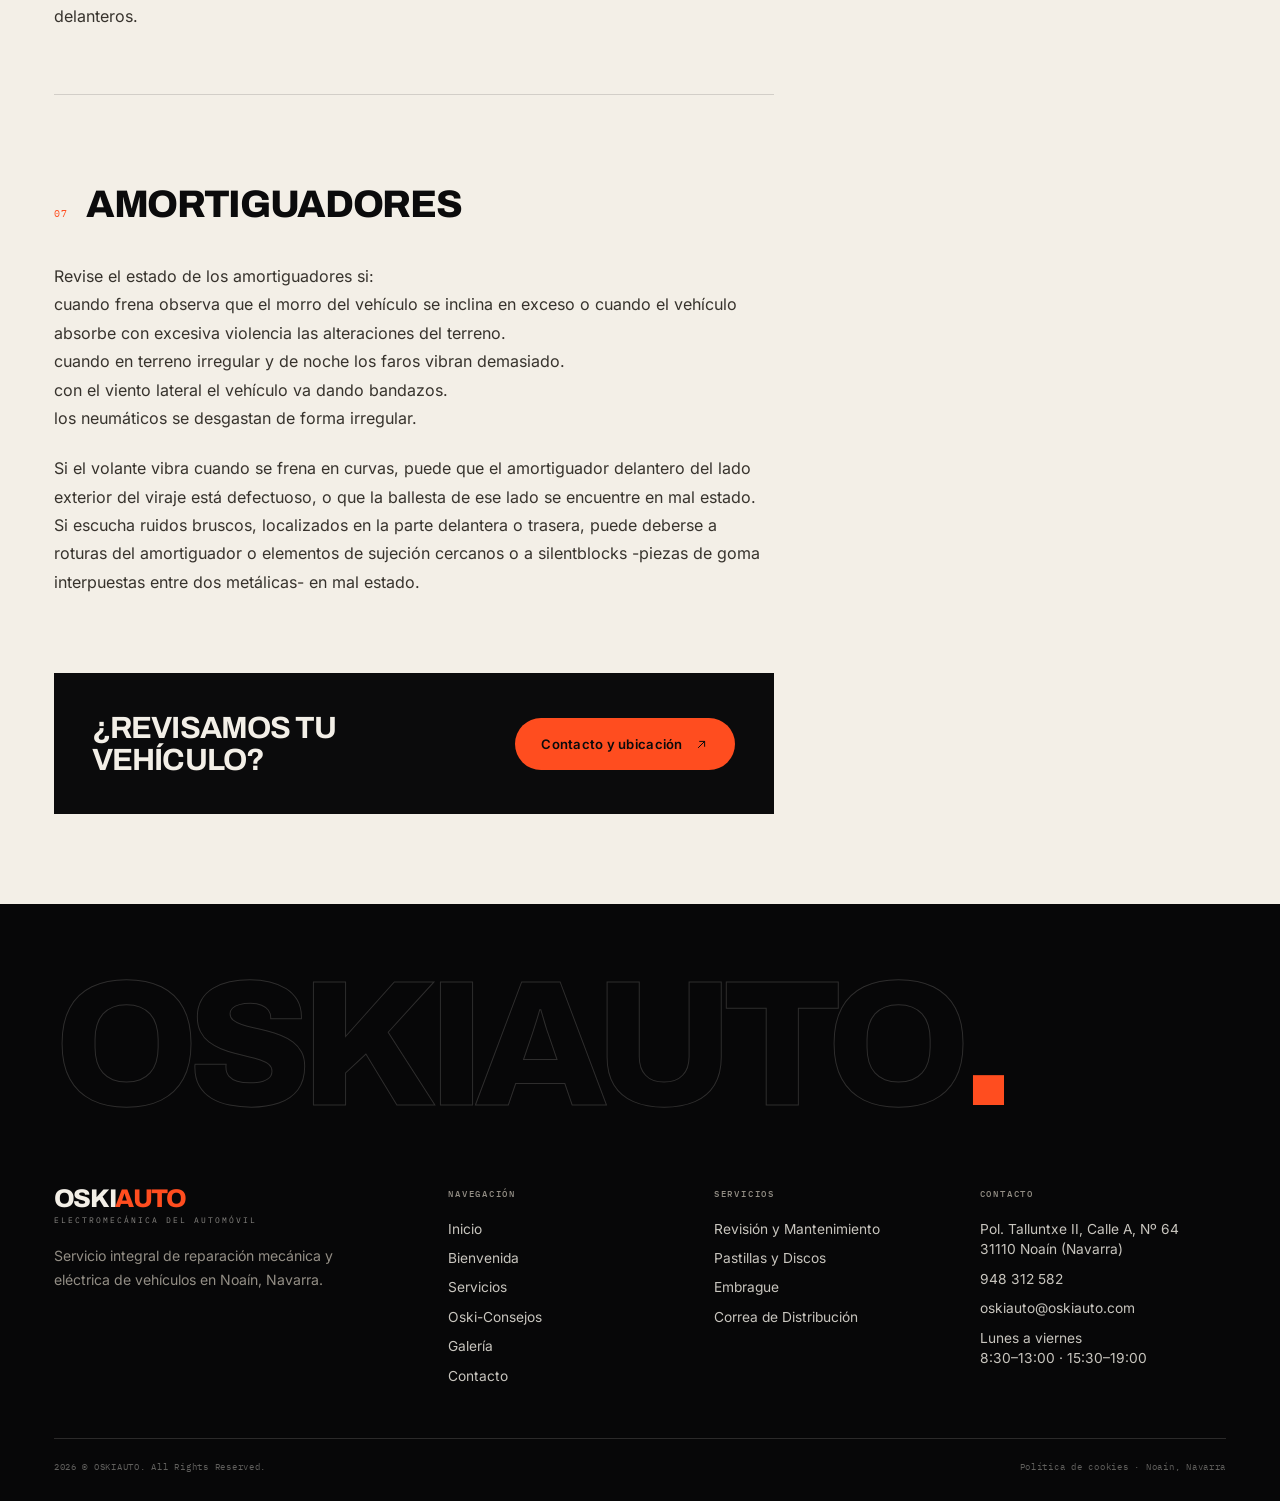
<file: consejos.html>
<!DOCTYPE html>
<html lang="es">
<head>
<meta charset="utf-8">
<meta name="viewport" content="width=device-width, initial-scale=1">
<title>Oski-Consejos | Electromecánica Oskiauto</title>
<meta name="description" content="Consejos de mantenimiento y mecánica: revisión, motor, transmisión, neumáticos, frenos, dirección y amortiguadores. Electromecánica Oskiauto, Noaín.">
<meta name="theme-color" content="#0b0b0c">
<meta name="format-detection" content="telephone=no">
<link rel="icon" href="assets/img/favicon.svg" type="image/svg+xml">
<link rel="apple-touch-icon" href="assets/img/apple-touch-icon.png">
<link rel="sitemap" type="application/xml" title="Sitemap" href="sitemap.xml">

<link rel="stylesheet" href="assets/css/fonts.css">
<link rel="stylesheet" href="assets/css/style.css">
<meta property="og:type" content="website">
<meta property="og:site_name" content="Electromecánica Oskiauto">
<meta property="og:title" content="Oski-Consejos | Electromecánica Oskiauto">
<meta property="og:description" content="Consejos de mantenimiento y mecánica: revisión, motor, transmisión, neumáticos, frenos, dirección y amortiguadores. Electromecánica Oskiauto, Noaín.">
<meta property="og:image" content="assets/img/hero.jpg">
<meta name="twitter:card" content="summary_large_image">
<script>document.documentElement.classList.add('js');</script>
<script src="assets/js/main.js" defer></script>
</head>
<body class="page page--consejos">
<a class="skip-link" href="#main">Ir al contenido</a>
<header class="site-header">
<div class="header-inner">
<a class="brand" href="index.html" aria-label="Oskiauto — Inicio">
<span class="brand__word">OSKI<em>AUTO</em></span>
<span class="brand__sub">Electromecánica del automóvil</span>
</a>
<nav class="nav" aria-label="Navegación principal">
<a href="index.html">Inicio</a><a href="bienvenida.html">Bienvenida</a><a href="servicios.html">Servicios</a><a href="consejos.html" aria-current="page">Oski-Consejos</a><a href="galeria.html">Galería</a><a href="contacto.html">Contacto</a>
</nav>
<a class="header-cta" href="tel:+34948312582"><span class="header-cta__dot"></span>948 312 582</a>
<button class="menu-toggle" type="button" aria-label="Abrir menú" aria-expanded="false" aria-controls="mobile-nav">
<span></span><span></span><span></span>
</button>
</div>
</header>
<nav class="mobile-nav" id="mobile-nav" aria-label="Navegación móvil" aria-hidden="true">
<div class="mobile-nav__links">
<a href="index.html"><span>01</span>Inicio</a><a href="bienvenida.html"><span>02</span>Bienvenida</a><a href="servicios.html"><span>03</span>Servicios</a><a href="consejos.html" aria-current="page"><span>04</span>Oski-Consejos</a><a href="galeria.html"><span>05</span>Galería</a><a href="contacto.html"><span>06</span>Contacto</a>
</div>
<div class="mobile-nav__foot">
<div><strong>Taller</strong>Pol. Talluntxe II, Calle A, Nº 64<br>31110 Noaín (Navarra)</div>
<div><strong>Teléfono</strong><a href="tel:+34948312582">948 312 582</a></div>
<div><strong>Email</strong><a href="mailto:oskiauto@oskiauto.com">oskiauto@oskiauto.com</a></div>
</div>
</nav>
<main id="main">
<section class="page-hero">
<span class="page-hero__num" aria-hidden="true">03</span>
<div class="wrap">
<nav class="crumbs" aria-label="Migas de pan"><a href="index.html">Oskiauto</a><span>/</span><span>Oski-Consejos</span></nav>
<p class="eyebrow" style="margin-top:1.6rem">Electromecánica Oskiauto</p>
<h1>Oski-Consejos</h1>
<p class="page-hero__intro">Ruidos, vibraciones y sensaciones extrañas: claves para detectar un problema a tiempo.</p>
</div>
</section>
<nav class="subnav" aria-label="Consejos">
<div class="subnav__inner"><a href="#revision"><span>01</span>Revisión y Mantenimiento</a><a href="#motor"><span>02</span>Motor</a><a href="#transmision"><span>03</span>Transmisión/Embrague</a><a href="#neumaticos"><span>04</span>Neumáticos</a><a href="#frenos"><span>05</span>Frenos</a><a href="#direccion"><span>06</span>Dirección</a><a href="#amortiguadores"><span>07</span>Amortiguadores</a></div>
</nav>
<section class="article-section theme-light">
<div class="wrap">
<div class="article-grid">
<div class="prose reveal">
<section class="service-block" id="revision">
<div class="service-block__head"><span class="service-block__num">01</span><h2>Revisión y Mantenimiento</h2></div>
<p>El prestar atención a algunos ruidos y sensaciones extrañas de nuestro vehículo puede ahorrarnos tiempo y dinero. Una leve vibración en el volante puede indicarnos que una rueda está desequilibrada, un neumático poco inflado o un amortiguador defectuoso. Cuando detecte algún problema, no lo dude, acuda a un profesional de la reparación. Su seguridad y la de los demás están en juego.</p>
</section><section class="service-block" id="motor">
<div class="service-block__head"><span class="service-block__num">02</span><h2>Motor</h2></div>
<p>Si el color del humo que sale por el tubo de escape es negro, su coche consume más carburante de lo necesario y contamina en exceso.<br>Si es de color blanco azulado, indica que su vehículo consume demasiado aceite.<br>Si percibe un ruido similar al de una máquina de coser, es posible que el motor tenga más holgura de la normal entre uno o varios taqués -elementos mecánicos que transmiten la acción del árbol de levas a las válvulas de admisión y escape- y la válvula.<br>Si el coche no arranca y nota una especie de carraspeo del motor cuando gira la llave, puede ser que las escobillas del motor de arranque estén pegadas.</p>
</section><section class="service-block" id="transmision">
<div class="service-block__head"><span class="service-block__num">03</span><h2>Transmisión/<wbr>Embrague</h2></div>
<p>Si cuando sale en primera se produce un cloc, cloc, de forma continua y prolongada, es posible que tenga un problema con la punta de la transmisión, también llamada junta homocinética.<br>Revise el embrague si al pisar el pedal de embrague a fondo y seleccionar una velocidad se produce un ruido metálico (las velocidades rascan).<br>Si con el pedal de embrague suelto, pisa el acelerador y el motor sube de revoluciones pero el coche no alcanza la velocidad correspondiente, es que el embrague patina o que el cable que transmite la acción del pedal está roto.</p>
</section><section class="service-block" id="neumaticos">
<div class="service-block__head"><span class="service-block__num">04</span><h2>Neumáticos</h2></div>
<p>Si el volante gira con menos facilidad que de ordinario puede deberse a que las ruedas delanteras están poco infladas, a que el engrase de la dirección no es el idóneo o a que el coche va muy cargado.<br>Si vibra sensiblemente en adoquinado puede haber exceso de presión en los neumáticos delanteros o una carga excesiva.<br>En caso de que el volante sufra una leve vibración, como un golpeteo rápido, cuando esté rodando sobre un pavimento bien asfaltado, puede que una de las ruedas delanteras esté desequilibrada.<br>Si el coche se desvía hacia un lado, una rueda delantera está floja, los neumáticos están gastados desigualmente o la rueda está frenada, la carga mal repartida o la mangueta falseada, en cuyo caso conviene comprobar la alineación del eje.</p>
</section><section class="service-block" id="frenos">
<div class="service-block__head"><span class="service-block__num">05</span><h2>Frenos</h2></div>
<p>Si observa alteraciones de dureza cuando pisa el pedal es posible que exista aire en las tuberías, por lo que conviene purgar el circuito.<br>Si su vehículo se desvía de su trayectoria cuando frena, o una rueda frena más que otra, las pastillas y zapatas están sucias o impregnadas de aceite.<br>Si se produce un deslizamiento en lugar de fricción en el frenado, acompañado de una vibración que produce una especie de chillido, la superficie de la pastilla o del disco se ha cristalizado.</p>
</section><section class="service-block" id="direccion">
<div class="service-block__head"><span class="service-block__num">06</span><h2>Dirección</h2></div>
<p>Si nota dureza puede ser por una baja presión de los neumáticos delanteros, una anchura mayor a la recomendada, el mecanismo de la dirección desgastado o amortiguadores en mal estado.<br>Si su coche tiene dirección asistida y chirría es por falta de líquido.<br>Si su vehículo tiende a ir hacia un lado puede ser por la distinta presión en los neumáticos delanteros.</p>
</section><section class="service-block" id="amortiguadores">
<div class="service-block__head"><span class="service-block__num">07</span><h2>Amortiguadores</h2></div>
<p>Revise el estado de los amortiguadores si:<br>cuando frena observa que el morro del vehículo se inclina en exceso o cuando el vehículo absorbe con excesiva violencia las alteraciones del terreno.<br>cuando en terreno irregular y de noche los faros vibran demasiado.<br>con el viento lateral el vehículo va dando bandazos.<br>los neumáticos se desgastan de forma irregular.</p><p>Si el volante vibra cuando se frena en curvas, puede que el amortiguador delantero del lado exterior del viraje está defectuoso, o que la ballesta de ese lado se encuentre en mal estado.<br>Si escucha ruidos bruscos, localizados en la parte delantera o trasera, puede deberse a roturas del amortiguador o elementos de sujeción cercanos o a silentblocks -piezas de goma interpuestas entre dos metálicas- en mal estado.</p>
</section>
<div class="article-cta">
<p>¿Revisamos tu vehículo?</p>
<a class="btn btn--accent" href="contacto.html">Contacto y ubicación <svg viewBox="0 0 24 24" fill="none" stroke="currentColor" stroke-width="1.6" aria-hidden="true"><path d="M7 17 17 7M9 7h8v8" stroke-linecap="round" stroke-linejoin="round"/></svg></a>
</div>
</div>
<aside class="article-side reveal" data-delay="1">
<nav class="side-nav" aria-label="Índice de consejos">
<h3>Oski-Consejos</h3>
<ol><li><a href="#revision"><span>01</span>Revisión y Mantenimiento</a></li><li><a href="#motor"><span>02</span>Motor</a></li><li><a href="#transmision"><span>03</span>Transmisión/Embrague</a></li><li><a href="#neumaticos"><span>04</span>Neumáticos</a></li><li><a href="#frenos"><span>05</span>Frenos</a></li><li><a href="#direccion"><span>06</span>Dirección</a></li><li><a href="#amortiguadores"><span>07</span>Amortiguadores</a></li></ol>
<div class="contact-card">
<h3>Contacto Principal</h3>
<div class="contact-card__block">
<div class="contact-card__label">Horario</div>
<div class="contact-card__hours">
<span>Lun–Vie</span><span>8:30 – 13:00</span>
<span></span><span>15:30 – 19:00</span>
</div>
</div>
<div class="contact-card__block">
<div class="contact-card__label">Dirección</div>
<div class="contact-card__value">Pol. Talluntxe II, Calle A, Nº 64<br>31110 Noaín (Navarra)</div>
</div>
<div class="contact-card__block">
<div class="contact-card__label">Tel / Fax</div>
<div class="contact-card__value contact-card__phone"><a href="tel:+34948312582">948 312 582</a></div>
</div>
<div class="contact-card__block">
<div class="contact-card__label">Email</div>
<div class="contact-card__value"><a href="mailto:oskiauto@oskiauto.com">oskiauto@oskiauto.com</a></div>
</div>
<a class="btn btn--accent" href="contacto.html">Contacto y ubicación <svg viewBox="0 0 24 24" fill="none" stroke="currentColor" stroke-width="1.6" aria-hidden="true"><path d="M7 17 17 7M9 7h8v8" stroke-linecap="round" stroke-linejoin="round"/></svg></a>
</div>
</nav>
</aside>
</div>
</div>
</section>
</main>
<footer class="site-footer">
<div class="wrap">
<div class="footer-mark" aria-hidden="true">OSKIAUTO<span>.</span></div>
<div class="footer-grid">
<div class="footer-brand">
<a class="brand" href="index.html" aria-label="Oskiauto — Inicio">
<span class="brand__word">OSKI<em>AUTO</em></span>
<span class="brand__sub">Electromecánica del automóvil</span>
</a>
<p>Servicio integral de reparación mecánica y eléctrica de vehículos en Noaín, Navarra.</p>
</div>
<div class="footer-col">
<h3>Navegación</h3>
<ul><li><a href="index.html">Inicio</a></li><li><a href="bienvenida.html">Bienvenida</a></li><li><a href="servicios.html">Servicios</a></li><li><a href="consejos.html">Oski-Consejos</a></li><li><a href="galeria.html">Galería</a></li><li><a href="contacto.html">Contacto</a></li></ul>
</div>
<div class="footer-col">
<h3>Servicios</h3>
<ul>
<li><a href="servicios.html#revision">Revisión y Mantenimiento</a></li>
<li><a href="servicios.html#frenos">Pastillas y Discos</a></li>
<li><a href="servicios.html#embrague">Embrague</a></li>
<li><a href="servicios.html#correa">Correa de Distribución</a></li>
</ul>
</div>
<div class="footer-col footer-contact">
<h3>Contacto</h3>
<ul>
<li>Pol. Talluntxe II, Calle A, Nº 64<br>31110 Noaín (Navarra)</li>
<li><a href="tel:+34948312582">948 312 582</a></li>
<li><a href="mailto:oskiauto@oskiauto.com">oskiauto@oskiauto.com</a></li>
<li>Lunes a viernes<br>8:30–13:00 · 15:30–19:00</li>
</ul>
</div>
</div>
<div class="footer-bottom">
<span>2026 © OSKIAUTO. All Rights Reserved.</span>
<span><a href="politica-de-cookies.html">Política de cookies</a> · Noaín, Navarra</span>
</div>
</div>
</footer>
<aside class="cookie" role="region" aria-label="Aviso de cookies">
<p>Esta web utiliza cookies propias y de terceros para analizar y mejorar tu experiencia de navegación. Al continuar navegando, entendemos que aceptas su uso. <a href="politica-de-cookies.html">Más información</a></p>
<div class="cookie__actions">
<button class="btn btn--accent" type="button" data-cookie-accept>Acepto</button>
</div>
</aside>
</body>
</html>
</file>
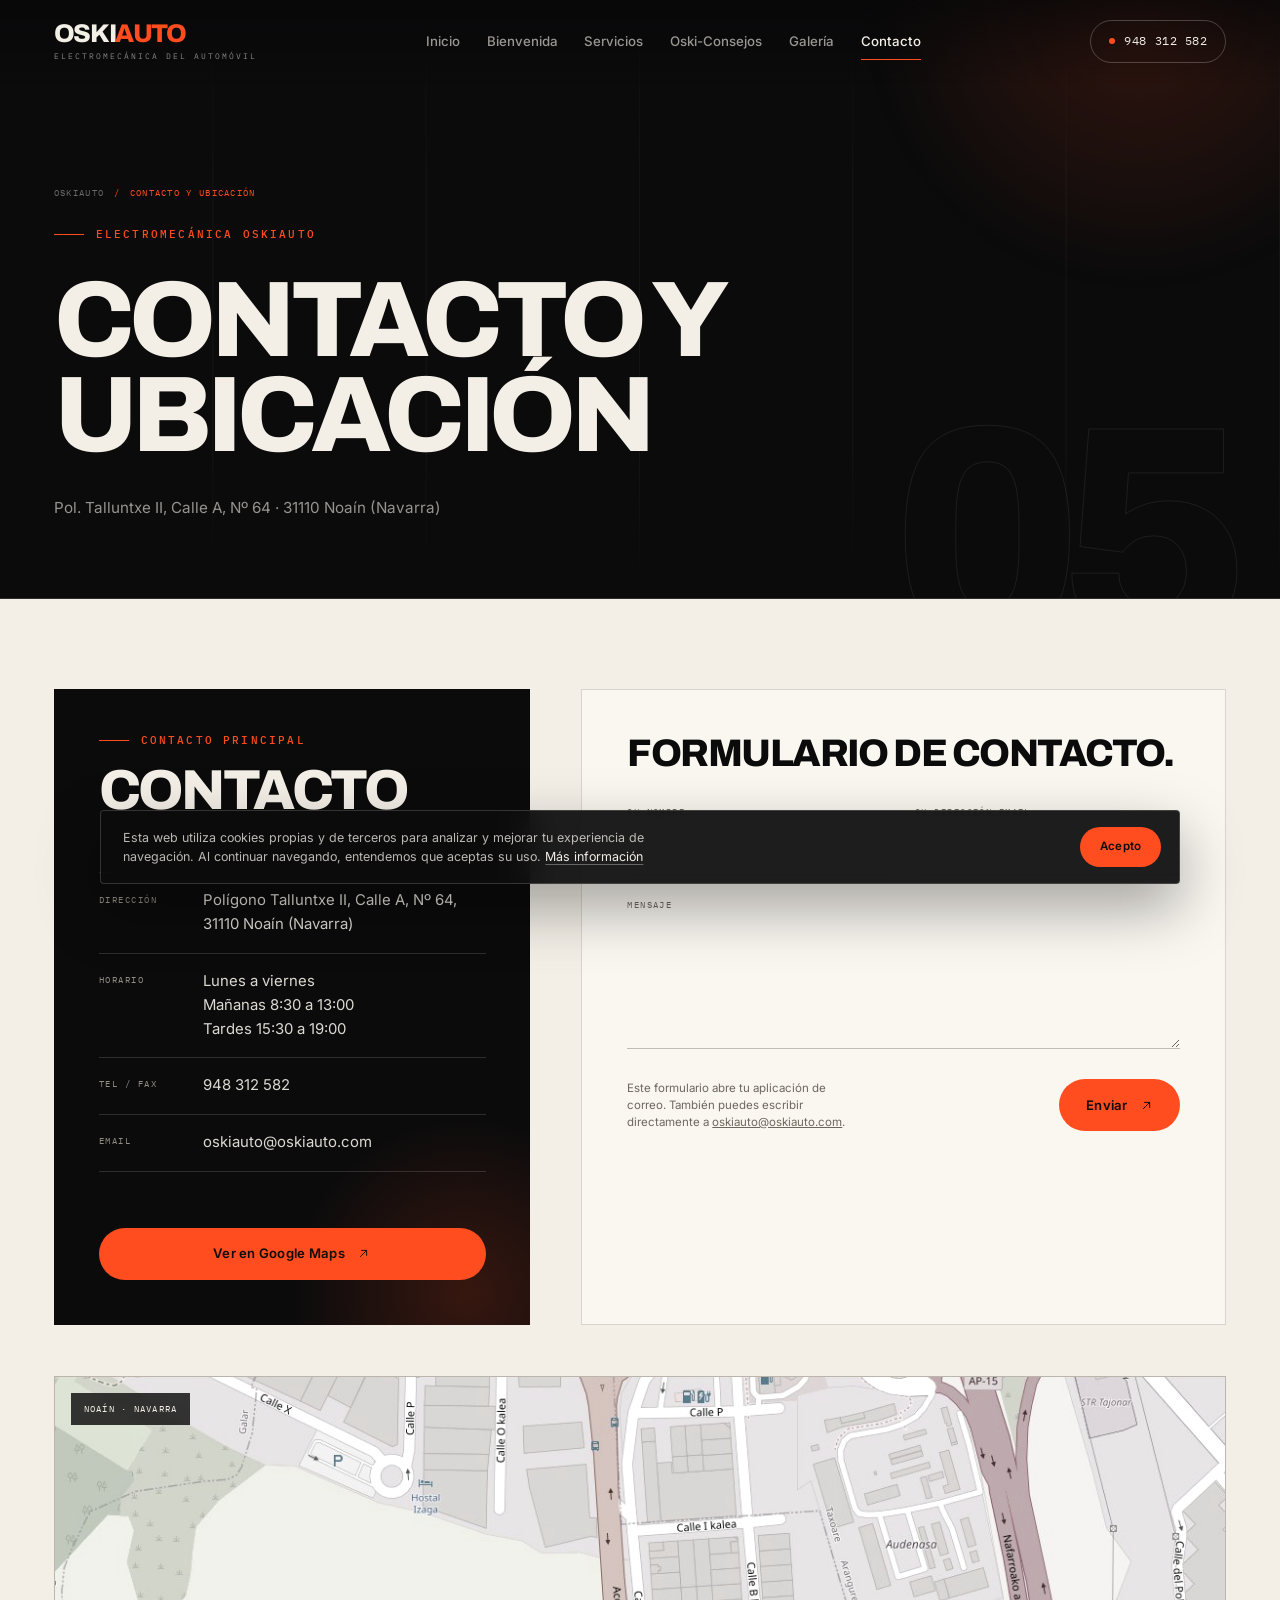
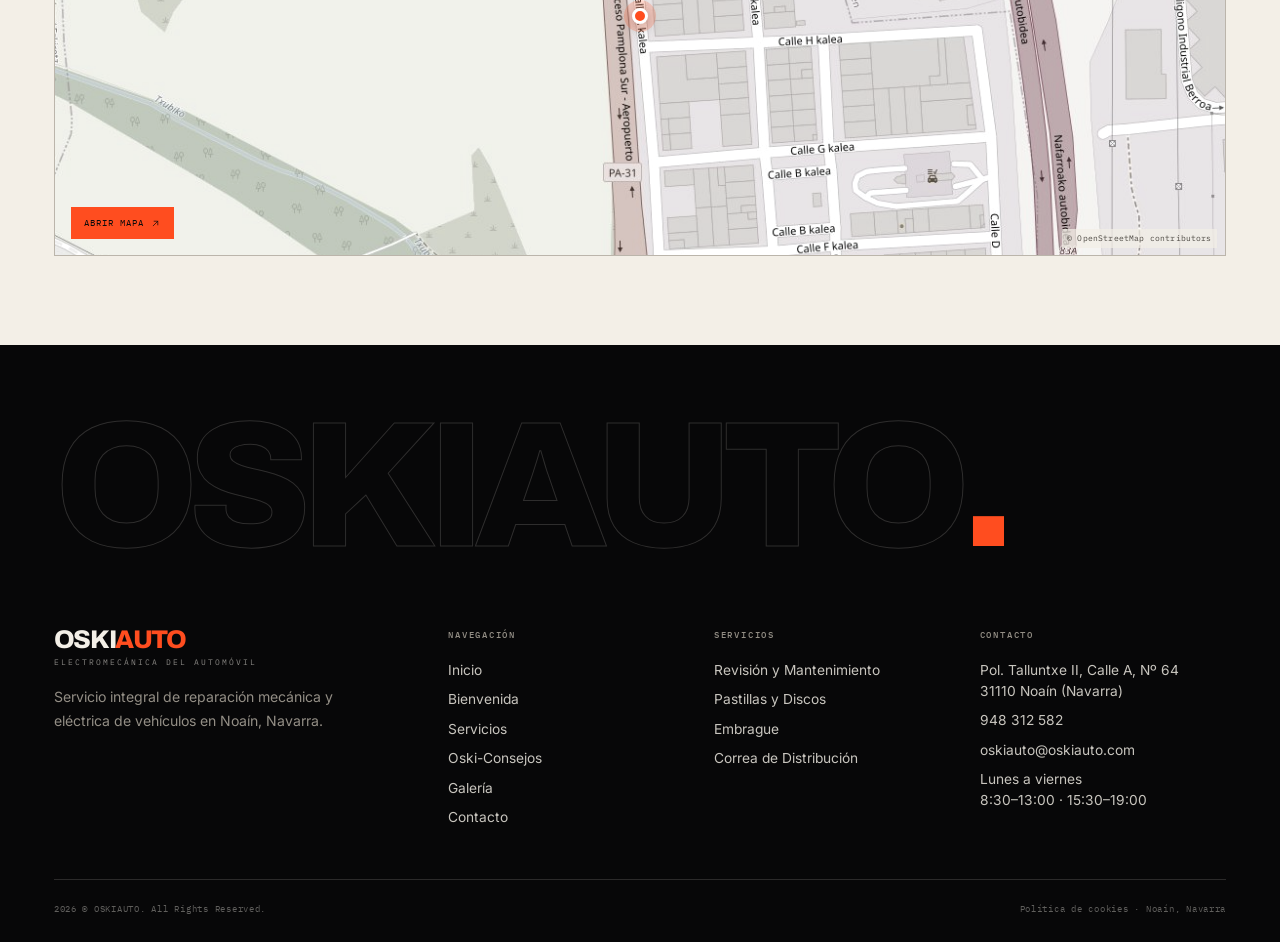
<file: contacto.html>
<!DOCTYPE html>
<html lang="es">
<head>
<meta charset="utf-8">
<meta name="viewport" content="width=device-width, initial-scale=1">
<title>Contacto y ubicación | Electromecánica Oskiauto</title>
<meta name="description" content="Contacto de Electromecánica Oskiauto: Pol. Talluntxe II, Calle A, Nº 64, 31110 Noaín (Navarra). Teléfono 948 312 582. Horario de lunes a viernes.">
<meta name="theme-color" content="#0b0b0c">
<meta name="format-detection" content="telephone=no">
<link rel="icon" href="assets/img/favicon.svg" type="image/svg+xml">
<link rel="apple-touch-icon" href="assets/img/apple-touch-icon.png">
<link rel="sitemap" type="application/xml" title="Sitemap" href="sitemap.xml">

<link rel="stylesheet" href="assets/css/fonts.css">
<link rel="stylesheet" href="assets/css/style.css">
<meta property="og:type" content="website">
<meta property="og:site_name" content="Electromecánica Oskiauto">
<meta property="og:title" content="Contacto y ubicación | Electromecánica Oskiauto">
<meta property="og:description" content="Contacto de Electromecánica Oskiauto: Pol. Talluntxe II, Calle A, Nº 64, 31110 Noaín (Navarra). Teléfono 948 312 582. Horario de lunes a viernes.">
<meta property="og:image" content="assets/img/hero.jpg">
<meta name="twitter:card" content="summary_large_image">
<script>document.documentElement.classList.add('js');</script>
<script src="assets/js/main.js" defer></script>
</head>
<body class="page page--contacto">
<a class="skip-link" href="#main">Ir al contenido</a>
<header class="site-header">
<div class="header-inner">
<a class="brand" href="index.html" aria-label="Oskiauto — Inicio">
<span class="brand__word">OSKI<em>AUTO</em></span>
<span class="brand__sub">Electromecánica del automóvil</span>
</a>
<nav class="nav" aria-label="Navegación principal">
<a href="index.html">Inicio</a><a href="bienvenida.html">Bienvenida</a><a href="servicios.html">Servicios</a><a href="consejos.html">Oski-Consejos</a><a href="galeria.html">Galería</a><a href="contacto.html" aria-current="page">Contacto</a>
</nav>
<a class="header-cta" href="tel:+34948312582"><span class="header-cta__dot"></span>948 312 582</a>
<button class="menu-toggle" type="button" aria-label="Abrir menú" aria-expanded="false" aria-controls="mobile-nav">
<span></span><span></span><span></span>
</button>
</div>
</header>
<nav class="mobile-nav" id="mobile-nav" aria-label="Navegación móvil" aria-hidden="true">
<div class="mobile-nav__links">
<a href="index.html"><span>01</span>Inicio</a><a href="bienvenida.html"><span>02</span>Bienvenida</a><a href="servicios.html"><span>03</span>Servicios</a><a href="consejos.html"><span>04</span>Oski-Consejos</a><a href="galeria.html"><span>05</span>Galería</a><a href="contacto.html" aria-current="page"><span>06</span>Contacto</a>
</div>
<div class="mobile-nav__foot">
<div><strong>Taller</strong>Pol. Talluntxe II, Calle A, Nº 64<br>31110 Noaín (Navarra)</div>
<div><strong>Teléfono</strong><a href="tel:+34948312582">948 312 582</a></div>
<div><strong>Email</strong><a href="mailto:oskiauto@oskiauto.com">oskiauto@oskiauto.com</a></div>
</div>
</nav>
<main id="main">
<section class="page-hero">
<span class="page-hero__num" aria-hidden="true">05</span>
<div class="wrap">
<nav class="crumbs" aria-label="Migas de pan"><a href="index.html">Oskiauto</a><span>/</span><span>Contacto y ubicación</span></nav>
<p class="eyebrow" style="margin-top:1.6rem">Electromecánica Oskiauto</p>
<h1>Contacto y ubicación</h1>
<p class="page-hero__intro">Pol. Talluntxe II, Calle A, Nº 64 · 31110 Noaín (Navarra)</p>
</div>
</section>
<section class="contact-page theme-light">
<div class="wrap">
<div class="contact-page__grid">
<aside class="contact-panel reveal">
<div>
<p class="eyebrow">Contacto Principal</p>
<h2 style="margin-top:1rem">Contacto</h2>
</div>
<dl class="contact-panel__list">
<div class="contact-panel__row"><dt>Dirección</dt><dd>Polígono Talluntxe II, Calle A, Nº 64, 31110 Noaín (Navarra)</dd></div>
<div class="contact-panel__row"><dt>Horario</dt><dd>Lunes a viernes<br>Mañanas 8:30 a 13:00<br>Tardes 15:30 a 19:00</dd></div>
<div class="contact-panel__row"><dt>Tel / Fax</dt><dd><a href="tel:+34948312582">948 312 582</a></dd></div>
<div class="contact-panel__row"><dt>Email</dt><dd><a href="mailto:oskiauto@oskiauto.com">oskiauto@oskiauto.com</a></dd></div>
</dl>
<a class="btn btn--accent" href="https://maps.google.com/?q=Noain,+Talluntxe+II+Calle+A+n%C2%BA64" target="_blank" rel="noopener">Ver en Google Maps <svg viewBox="0 0 24 24" fill="none" stroke="currentColor" stroke-width="1.6" aria-hidden="true"><path d="M7 17 17 7M9 7h8v8" stroke-linecap="round" stroke-linejoin="round"/></svg></a>
</aside>
<div class="form-card reveal" data-delay="1">
<h2>Formulario de contacto.</h2>
<form class="form" action="mailto:oskiauto@oskiauto.com" method="post" enctype="text/plain" data-contact-form novalidate>
<div class="form-row">
<div class="field"><label for="nombre">Su nombre</label><input id="nombre" name="nombre" type="text" autocomplete="name" required></div>
<div class="field"><label for="email">Su dirección Email</label><input id="email" name="email" type="email" autocomplete="email" required></div>
</div>
<div class="field"><label for="mensaje">Mensaje</label><textarea id="mensaje" name="mensaje" required></textarea></div>
<div class="form__foot">
<p class="form__note">Este formulario abre tu aplicación de correo. También puedes escribir directamente a <a href="mailto:oskiauto@oskiauto.com" style="text-decoration:underline">oskiauto@oskiauto.com</a>.</p>
<button class="btn btn--accent" type="submit">Enviar <svg viewBox="0 0 24 24" fill="none" stroke="currentColor" stroke-width="1.6" aria-hidden="true"><path d="M7 17 17 7M9 7h8v8" stroke-linecap="round" stroke-linejoin="round"/></svg></button>
</div>
<p class="form__status" role="status" aria-live="polite"></p>
</form>
</div>
</div>
<div class="map-large reveal">
<a class="map-frame__link" href="https://maps.google.com/?q=Noain,+Talluntxe+II+Calle+A+n%C2%BA64" target="_blank" rel="noopener" aria-label="Abrir la ubicación de Oskiauto en Google Maps">
<img src="assets/img/map.jpg" alt="Mapa de la ubicación de Oskiauto en el Polígono Talluntxe II de Noaín" width="1200" height="600" loading="lazy">
<span class="map-frame__cta">Abrir mapa <svg viewBox="0 0 24 24" fill="none" stroke="currentColor" stroke-width="1.6" aria-hidden="true"><path d="M7 17 17 7M9 7h8v8" stroke-linecap="round" stroke-linejoin="round"/></svg></span>
</a>
<span class="map-frame__pin" aria-hidden="true"></span>
<span class="map-frame__tag">Noaín · Navarra</span>
<span class="map-frame__attrib">© OpenStreetMap contributors</span>
</div>
</div>
</section>
</main>
<footer class="site-footer">
<div class="wrap">
<div class="footer-mark" aria-hidden="true">OSKIAUTO<span>.</span></div>
<div class="footer-grid">
<div class="footer-brand">
<a class="brand" href="index.html" aria-label="Oskiauto — Inicio">
<span class="brand__word">OSKI<em>AUTO</em></span>
<span class="brand__sub">Electromecánica del automóvil</span>
</a>
<p>Servicio integral de reparación mecánica y eléctrica de vehículos en Noaín, Navarra.</p>
</div>
<div class="footer-col">
<h3>Navegación</h3>
<ul><li><a href="index.html">Inicio</a></li><li><a href="bienvenida.html">Bienvenida</a></li><li><a href="servicios.html">Servicios</a></li><li><a href="consejos.html">Oski-Consejos</a></li><li><a href="galeria.html">Galería</a></li><li><a href="contacto.html">Contacto</a></li></ul>
</div>
<div class="footer-col">
<h3>Servicios</h3>
<ul>
<li><a href="servicios.html#revision">Revisión y Mantenimiento</a></li>
<li><a href="servicios.html#frenos">Pastillas y Discos</a></li>
<li><a href="servicios.html#embrague">Embrague</a></li>
<li><a href="servicios.html#correa">Correa de Distribución</a></li>
</ul>
</div>
<div class="footer-col footer-contact">
<h3>Contacto</h3>
<ul>
<li>Pol. Talluntxe II, Calle A, Nº 64<br>31110 Noaín (Navarra)</li>
<li><a href="tel:+34948312582">948 312 582</a></li>
<li><a href="mailto:oskiauto@oskiauto.com">oskiauto@oskiauto.com</a></li>
<li>Lunes a viernes<br>8:30–13:00 · 15:30–19:00</li>
</ul>
</div>
</div>
<div class="footer-bottom">
<span>2026 © OSKIAUTO. All Rights Reserved.</span>
<span><a href="politica-de-cookies.html">Política de cookies</a> · Noaín, Navarra</span>
</div>
</div>
</footer>
<aside class="cookie" role="region" aria-label="Aviso de cookies">
<p>Esta web utiliza cookies propias y de terceros para analizar y mejorar tu experiencia de navegación. Al continuar navegando, entendemos que aceptas su uso. <a href="politica-de-cookies.html">Más información</a></p>
<div class="cookie__actions">
<button class="btn btn--accent" type="button" data-cookie-accept>Acepto</button>
</div>
</aside>
</body>
</html>
</file>
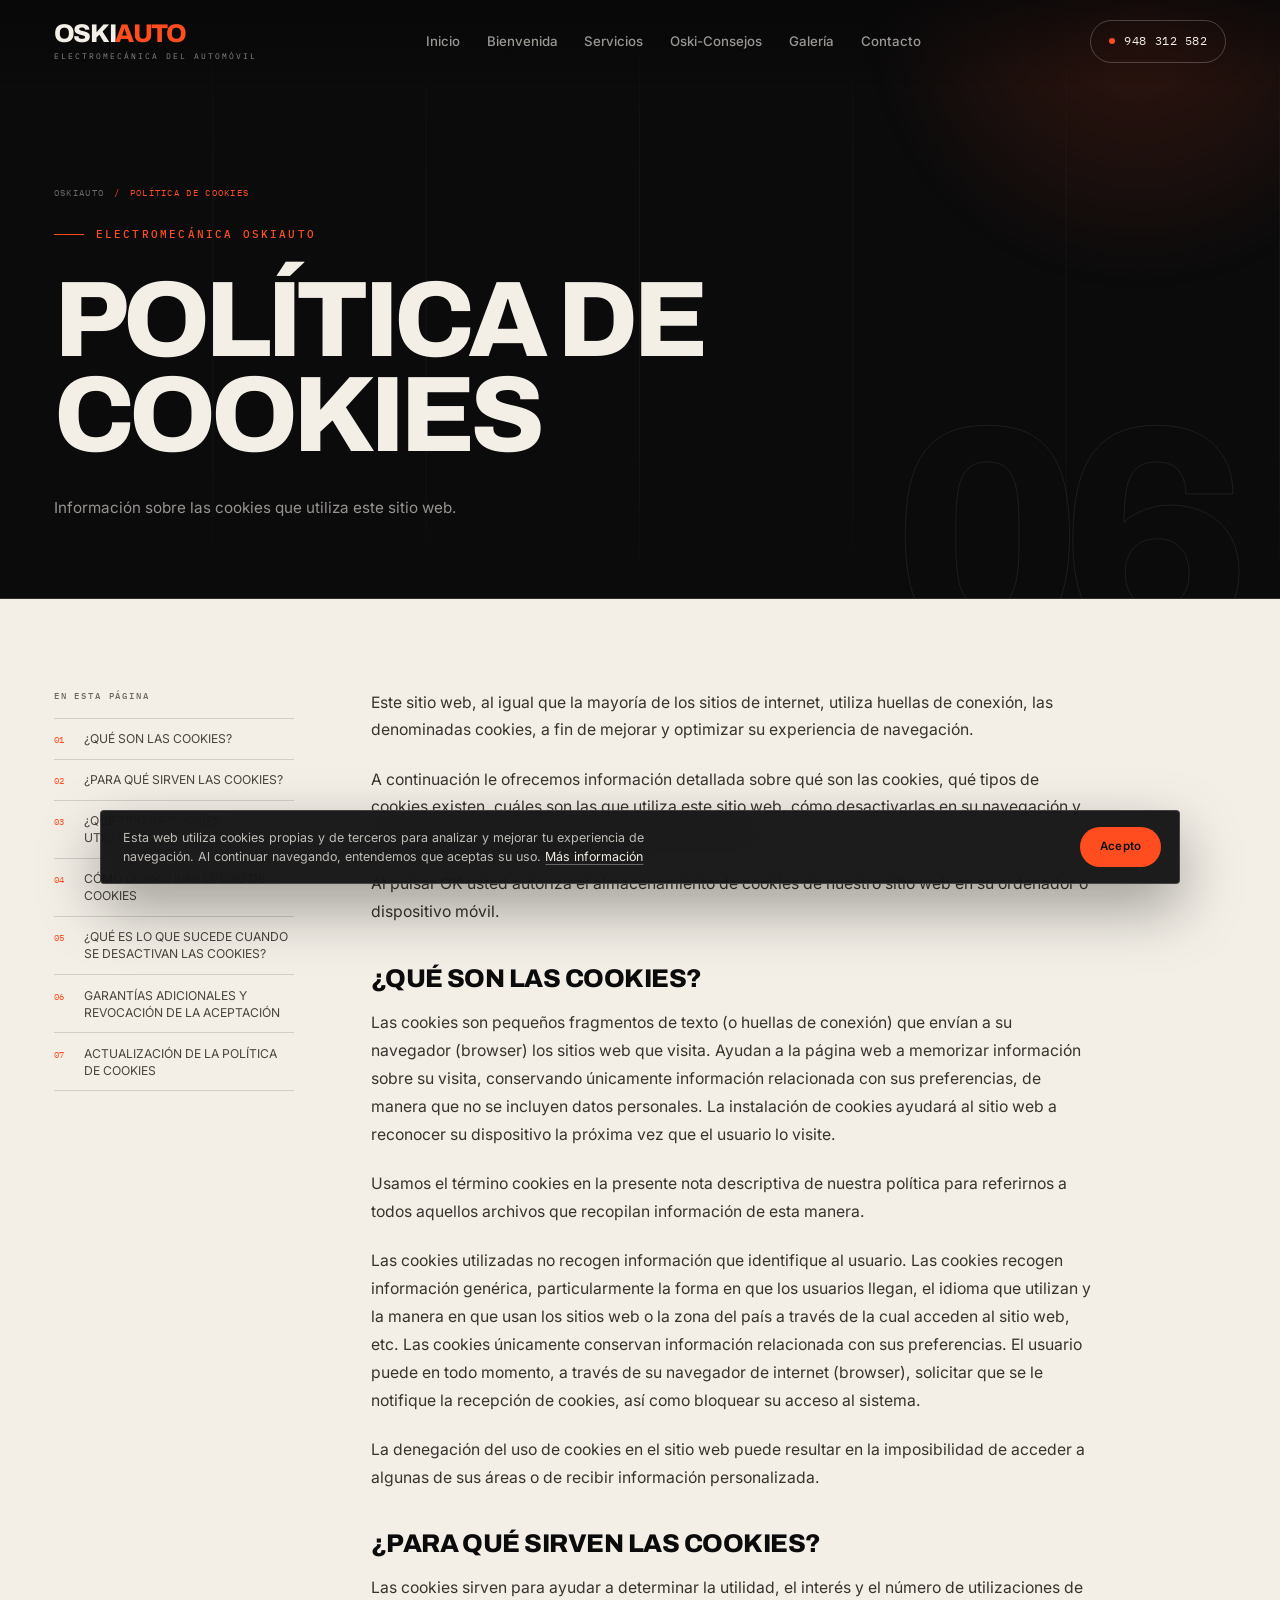
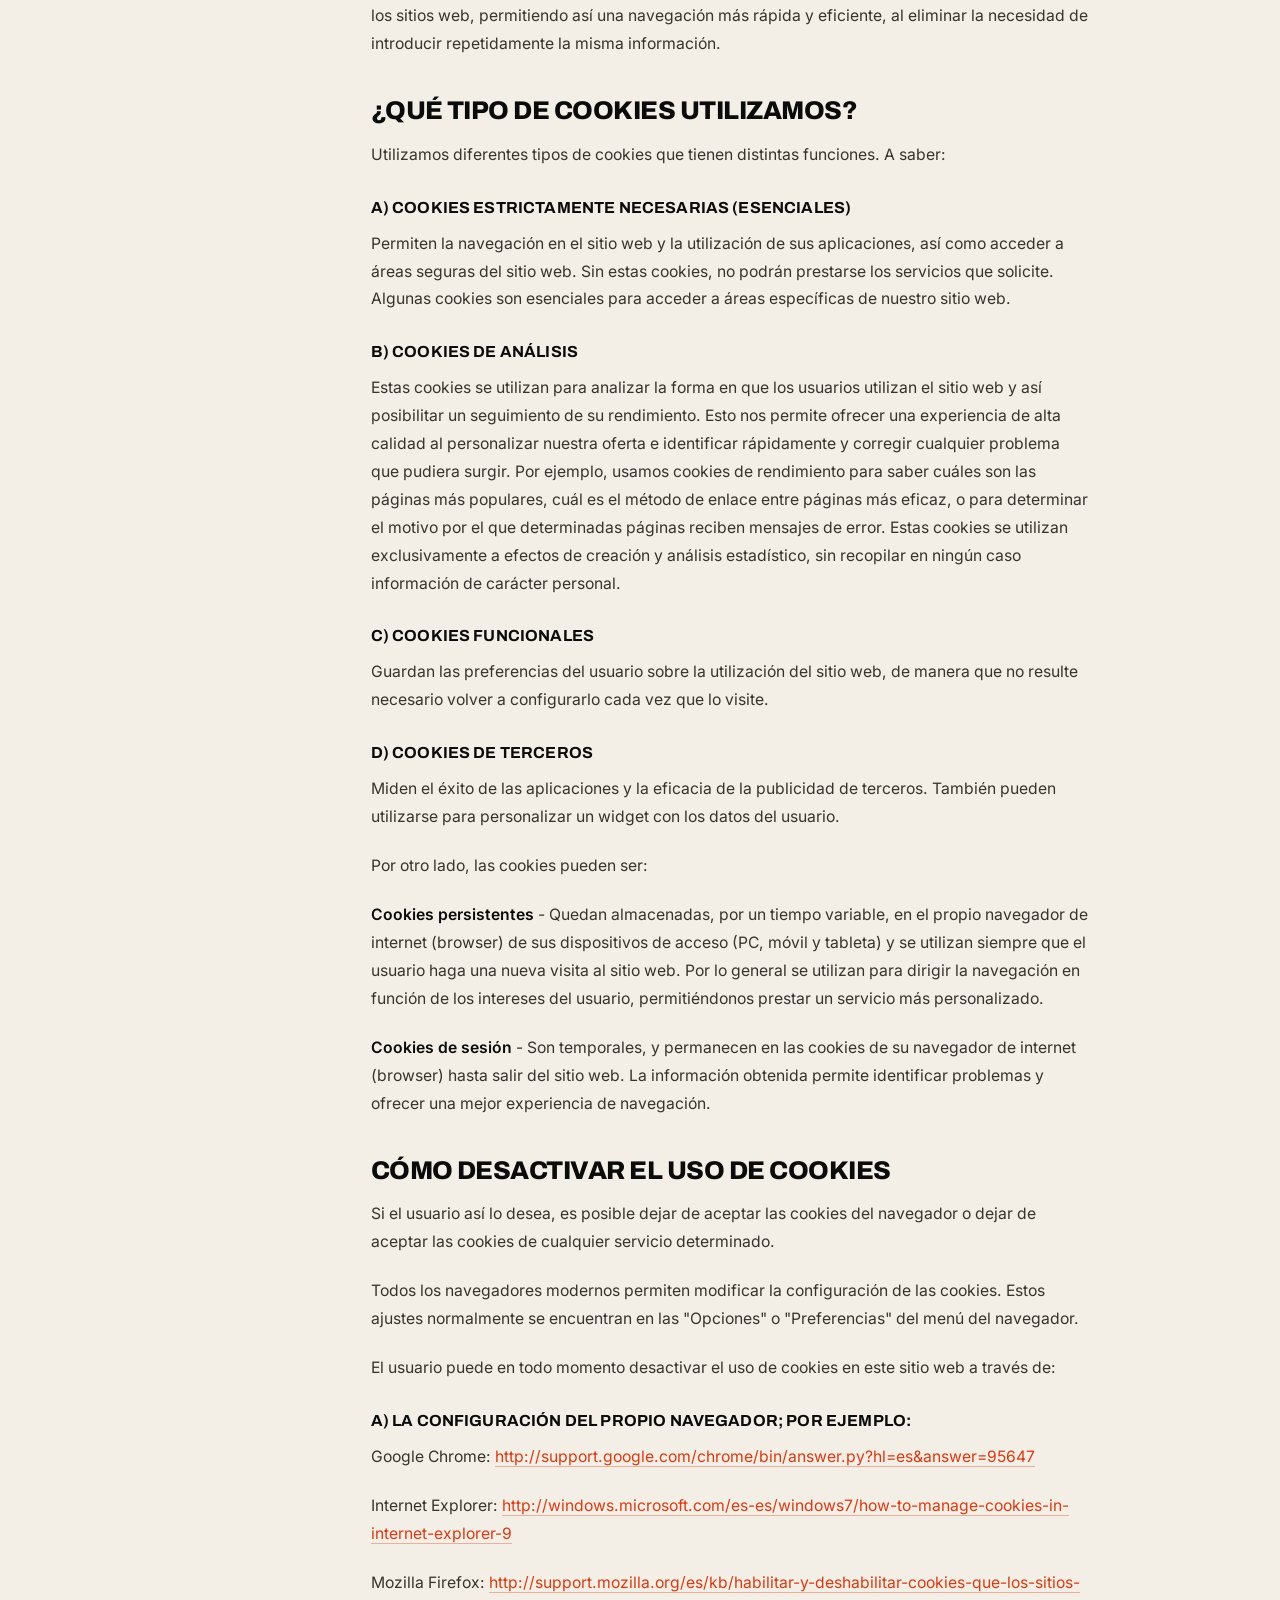
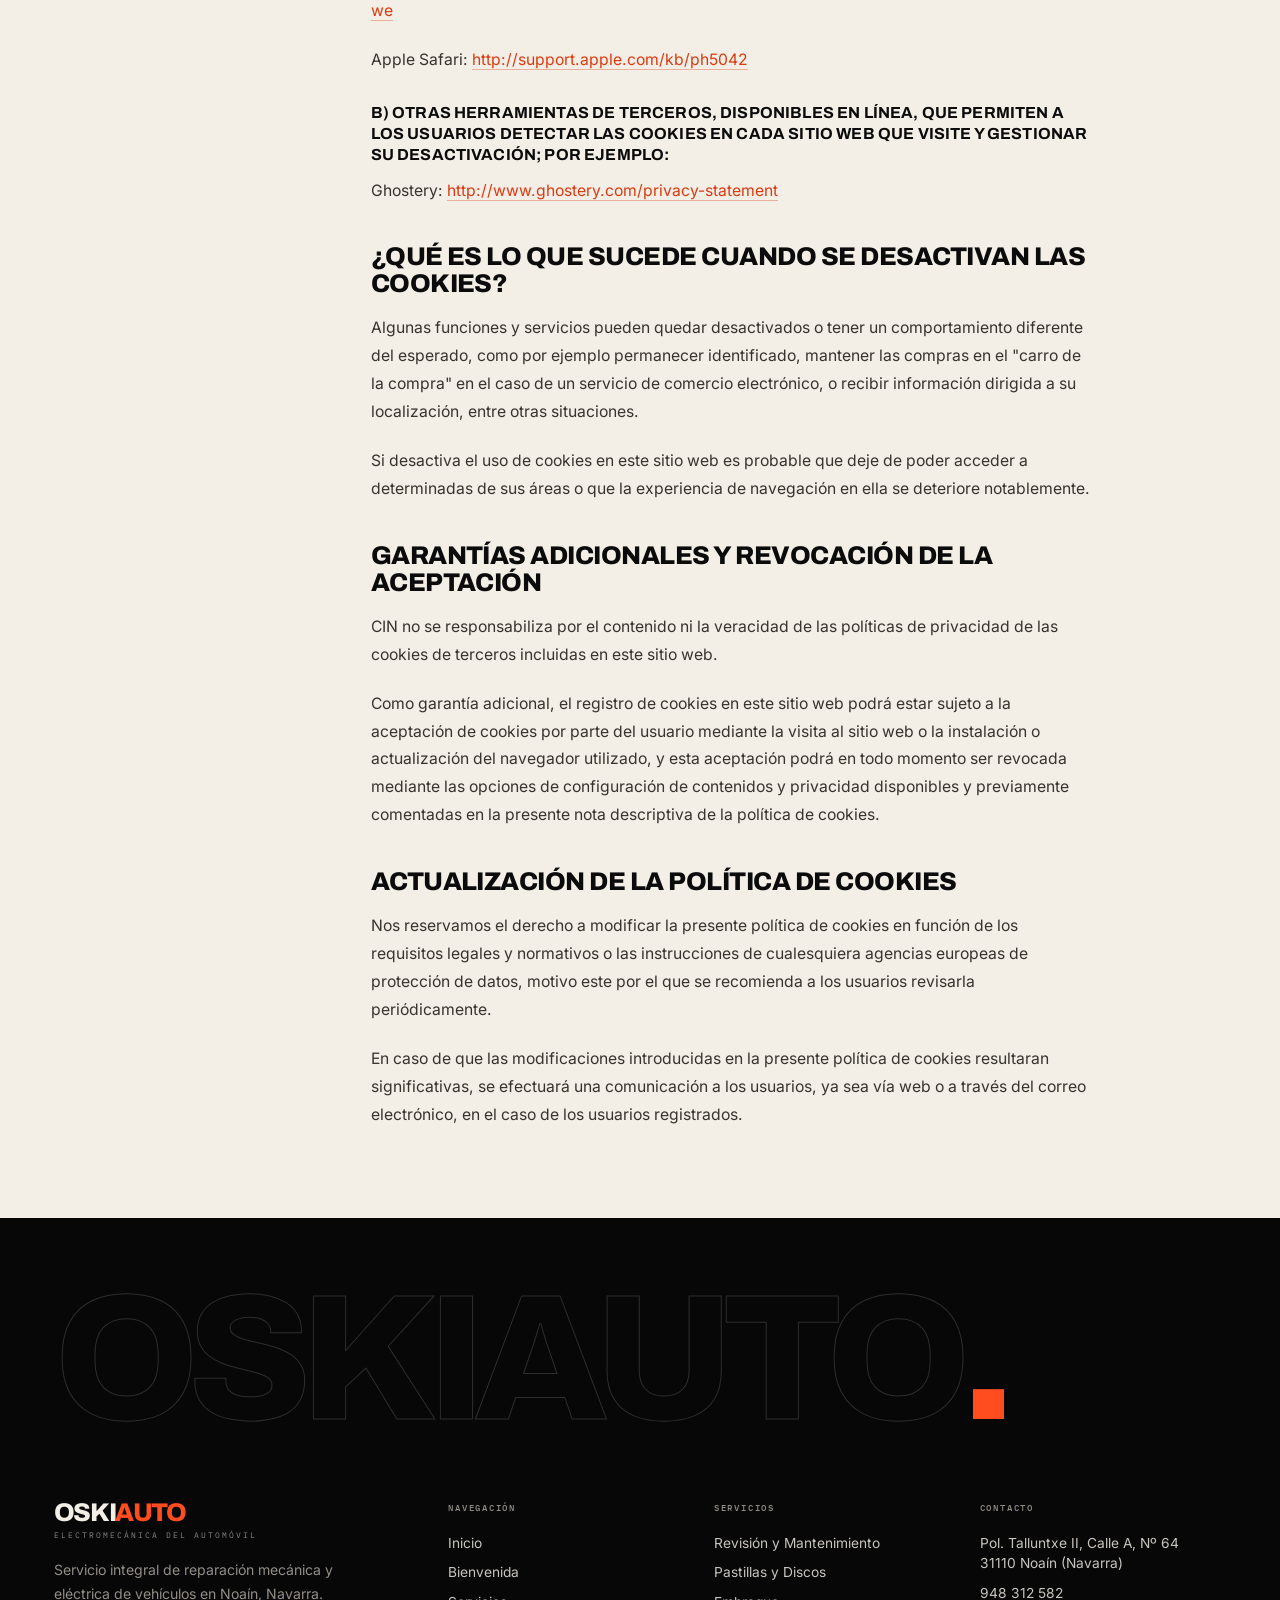
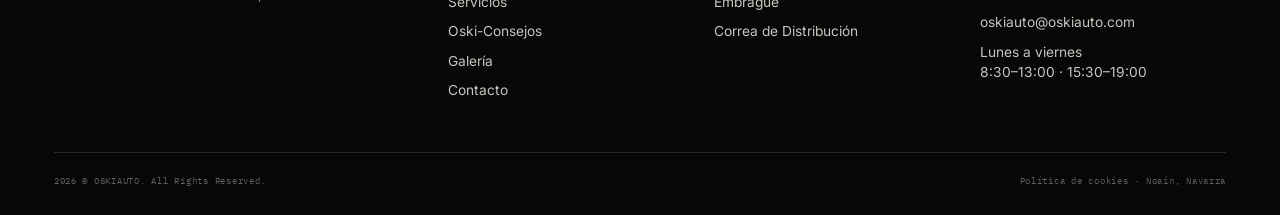
<file: politica-de-cookies.html>
<!DOCTYPE html>
<html lang="es">
<head>
<meta charset="utf-8">
<meta name="viewport" content="width=device-width, initial-scale=1">
<title>Política de cookies | Electromecánica Oskiauto</title>
<meta name="description" content="Información sobre las cookies que utiliza el sitio web de Electromecánica Oskiauto.">
<meta name="theme-color" content="#0b0b0c">
<meta name="format-detection" content="telephone=no">
<link rel="icon" href="assets/img/favicon.svg" type="image/svg+xml">
<link rel="apple-touch-icon" href="assets/img/apple-touch-icon.png">
<link rel="sitemap" type="application/xml" title="Sitemap" href="sitemap.xml">

<link rel="stylesheet" href="assets/css/fonts.css">
<link rel="stylesheet" href="assets/css/style.css">
<meta property="og:type" content="website">
<meta property="og:site_name" content="Electromecánica Oskiauto">
<meta property="og:title" content="Política de cookies | Electromecánica Oskiauto">
<meta property="og:description" content="Información sobre las cookies que utiliza el sitio web de Electromecánica Oskiauto.">
<meta property="og:image" content="assets/img/hero.jpg">
<meta name="twitter:card" content="summary_large_image">
<script>document.documentElement.classList.add('js');</script>
<script src="assets/js/main.js" defer></script>
</head>
<body class="page page--cookies">
<a class="skip-link" href="#main">Ir al contenido</a>
<header class="site-header">
<div class="header-inner">
<a class="brand" href="index.html" aria-label="Oskiauto — Inicio">
<span class="brand__word">OSKI<em>AUTO</em></span>
<span class="brand__sub">Electromecánica del automóvil</span>
</a>
<nav class="nav" aria-label="Navegación principal">
<a href="index.html">Inicio</a><a href="bienvenida.html">Bienvenida</a><a href="servicios.html">Servicios</a><a href="consejos.html">Oski-Consejos</a><a href="galeria.html">Galería</a><a href="contacto.html">Contacto</a>
</nav>
<a class="header-cta" href="tel:+34948312582"><span class="header-cta__dot"></span>948 312 582</a>
<button class="menu-toggle" type="button" aria-label="Abrir menú" aria-expanded="false" aria-controls="mobile-nav">
<span></span><span></span><span></span>
</button>
</div>
</header>
<nav class="mobile-nav" id="mobile-nav" aria-label="Navegación móvil" aria-hidden="true">
<div class="mobile-nav__links">
<a href="index.html"><span>01</span>Inicio</a><a href="bienvenida.html"><span>02</span>Bienvenida</a><a href="servicios.html"><span>03</span>Servicios</a><a href="consejos.html"><span>04</span>Oski-Consejos</a><a href="galeria.html"><span>05</span>Galería</a><a href="contacto.html"><span>06</span>Contacto</a>
</div>
<div class="mobile-nav__foot">
<div><strong>Taller</strong>Pol. Talluntxe II, Calle A, Nº 64<br>31110 Noaín (Navarra)</div>
<div><strong>Teléfono</strong><a href="tel:+34948312582">948 312 582</a></div>
<div><strong>Email</strong><a href="mailto:oskiauto@oskiauto.com">oskiauto@oskiauto.com</a></div>
</div>
</nav>
<main id="main">
<section class="page-hero">
<span class="page-hero__num" aria-hidden="true">06</span>
<div class="wrap">
<nav class="crumbs" aria-label="Migas de pan"><a href="index.html">Oskiauto</a><span>/</span><span>Política de cookies</span></nav>
<p class="eyebrow" style="margin-top:1.6rem">Electromecánica Oskiauto</p>
<h1>Política de cookies</h1>
<p class="page-hero__intro">Información sobre las cookies que utiliza este sitio web.</p>
</div>
</section>
<section class="legal theme-light">
<div class="wrap">
<div class="legal__grid">
<aside class="side-nav reveal">
<h3>En esta página</h3>
<ol><li><a href="#c1"><span>01</span>¿QUÉ SON LAS COOKIES?</a></li><li><a href="#c2"><span>02</span>¿PARA QUÉ SIRVEN LAS COOKIES?</a></li><li><a href="#c3"><span>03</span>¿QUÉ TIPO DE COOKIES UTILIZAMOS?</a></li><li><a href="#c4"><span>04</span>CÓMO DESACTIVAR EL USO DE COOKIES</a></li><li><a href="#c5"><span>05</span>¿QUÉ ES LO QUE SUCEDE CUANDO SE DESACTIVAN LAS COOKIES?</a></li><li><a href="#c6"><span>06</span>GARANTÍAS ADICIONALES Y REVOCACIÓN DE LA ACEPTACIÓN</a></li><li><a href="#c7"><span>07</span>ACTUALIZACIÓN DE LA POLÍTICA DE COOKIES</a></li></ol>
</aside>
<div class="prose reveal" data-delay="1">
<p>Este sitio web, al igual que la mayoría de los sitios de internet, utiliza huellas de conexión, las denominadas cookies, a fin de mejorar y optimizar su experiencia de navegación.</p><p>A continuación le ofrecemos información detallada sobre qué son las cookies, qué tipos de cookies existen, cuáles son las que utiliza este sitio web, cómo desactivarlas en su navegación y cómo bloquear la instalación de cookies de terceros.</p><p>Al pulsar OK usted autoriza el almacenamiento de cookies de nuestro sitio web en su ordenador o dispositivo móvil.</p><h2 id="c1">¿QUÉ SON LAS COOKIES?</h2><p>Las cookies son pequeños fragmentos de texto (o huellas de conexión) que envían a su navegador (browser) los sitios web que visita. Ayudan a la página web a memorizar información sobre su visita, conservando únicamente información relacionada con sus preferencias, de manera que no se incluyen datos personales. La instalación de cookies ayudará al sitio web a reconocer su dispositivo la próxima vez que el usuario lo visite.</p><p>Usamos el término cookies en la presente nota descriptiva de nuestra política para referirnos a todos aquellos archivos que recopilan información de esta manera.</p><p>Las cookies utilizadas no recogen información que identifique al usuario. Las cookies recogen información genérica, particularmente la forma en que los usuarios llegan, el idioma que utilizan y la manera en que usan los sitios web o la zona del país a través de la cual acceden al sitio web, etc. Las cookies únicamente conservan información relacionada con sus preferencias. El usuario puede en todo momento, a través de su navegador de internet (browser), solicitar que se le notifique la recepción de cookies, así como bloquear su acceso al sistema.</p><p>La denegación del uso de cookies en el sitio web puede resultar en la imposibilidad de acceder a algunas de sus áreas o de recibir información personalizada.</p><h2 id="c2">¿PARA QUÉ SIRVEN LAS COOKIES?</h2><p>Las cookies sirven para ayudar a determinar la utilidad, el interés y el número de utilizaciones de los sitios web, permitiendo así una navegación más rápida y eficiente, al eliminar la necesidad de introducir repetidamente la misma información.</p><h2 id="c3">¿QUÉ TIPO DE COOKIES UTILIZAMOS?</h2><p>Utilizamos diferentes tipos de cookies que tienen distintas funciones. A saber:</p><h3>a) Cookies estrictamente necesarias (esenciales)</h3><p>Permiten la navegación en el sitio web y la utilización de sus aplicaciones, así como acceder a áreas seguras del sitio web. Sin estas cookies, no podrán prestarse los servicios que solicite. Algunas cookies son esenciales para acceder a áreas específicas de nuestro sitio web.</p><h3>b) Cookies de análisis</h3><p>Estas cookies se utilizan para analizar la forma en que los usuarios utilizan el sitio web y así posibilitar un seguimiento de su rendimiento. Esto nos permite ofrecer una experiencia de alta calidad al personalizar nuestra oferta e identificar rápidamente y corregir cualquier problema que pudiera surgir. Por ejemplo, usamos cookies de rendimiento para saber cuáles son las páginas más populares, cuál es el método de enlace entre páginas más eficaz, o para determinar el motivo por el que determinadas páginas reciben mensajes de error. Estas cookies se utilizan exclusivamente a efectos de creación y análisis estadístico, sin recopilar en ningún caso información de carácter personal.</p><h3>c) Cookies funcionales</h3><p>Guardan las preferencias del usuario sobre la utilización del sitio web, de manera que no resulte necesario volver a configurarlo cada vez que lo visite.</p><h3>d) Cookies de terceros</h3><p>Miden el éxito de las aplicaciones y la eficacia de la publicidad de terceros. También pueden utilizarse para personalizar un widget con los datos del usuario.</p><p>Por otro lado, las cookies pueden ser:</p><p><strong>Cookies persistentes</strong> - Quedan almacenadas, por un tiempo variable, en el propio navegador de internet (browser) de sus dispositivos de acceso (PC, móvil y tableta) y se utilizan siempre que el usuario haga una nueva visita al sitio web. Por lo general se utilizan para dirigir la navegación en función de los intereses del usuario, permitiéndonos prestar un servicio más personalizado.</p><p><strong>Cookies de sesión</strong> - Son temporales, y permanecen en las cookies de su navegador de internet (browser) hasta salir del sitio web. La información obtenida permite identificar problemas y ofrecer una mejor experiencia de navegación.</p><h2 id="c4">CÓMO DESACTIVAR EL USO DE COOKIES</h2><p>Si el usuario así lo desea, es posible dejar de aceptar las cookies del navegador o dejar de aceptar las cookies de cualquier servicio determinado.</p><p>Todos los navegadores modernos permiten modificar la configuración de las cookies. Estos ajustes normalmente se encuentran en las "Opciones" o "Preferencias" del menú del navegador.</p><p>El usuario puede en todo momento desactivar el uso de cookies en este sitio web a través de:</p><h3>a) La configuración del propio navegador; por ejemplo:</h3><p>Google Chrome: <a href="http://support.google.com/chrome/bin/answer.py?hl=es&answer=95647" target="_blank" rel="noopener">http://support.google.com/chrome/bin/answer.py?hl=es&answer=95647</a></p><p>Internet Explorer: <a href="http://windows.microsoft.com/es-es/windows7/how-to-manage-cookies-in-internet-explorer-9" target="_blank" rel="noopener">http://windows.microsoft.com/es-es/windows7/how-to-manage-cookies-in-internet-explorer-9</a></p><p>Mozilla Firefox: <a href="http://support.mozilla.org/es/kb/habilitar-y-deshabilitar-cookies-que-los-sitios-we" target="_blank" rel="noopener">http://support.mozilla.org/es/kb/habilitar-y-deshabilitar-cookies-que-los-sitios-we</a></p><p>Apple Safari: <a href="http://support.apple.com/kb/ph5042" target="_blank" rel="noopener">http://support.apple.com/kb/ph5042</a></p><h3>b) Otras herramientas de terceros, disponibles en línea, que permiten a los usuarios detectar las cookies en cada sitio web que visite y gestionar su desactivación; por ejemplo:</h3><p>Ghostery: <a href="http://www.ghostery.com/privacy-statement" target="_blank" rel="noopener">http://www.ghostery.com/privacy-statement</a></p><h2 id="c5">¿QUÉ ES LO QUE SUCEDE CUANDO SE DESACTIVAN LAS COOKIES?</h2><p>Algunas funciones y servicios pueden quedar desactivados o tener un comportamiento diferente del esperado, como por ejemplo permanecer identificado, mantener las compras en el "carro de la compra" en el caso de un servicio de comercio electrónico, o recibir información dirigida a su localización, entre otras situaciones.</p><p>Si desactiva el uso de cookies en este sitio web es probable que deje de poder acceder a determinadas de sus áreas o que la experiencia de navegación en ella se deteriore notablemente.</p><h2 id="c6">GARANTÍAS ADICIONALES Y REVOCACIÓN DE LA ACEPTACIÓN</h2><p>CIN no se responsabiliza por el contenido ni la veracidad de las políticas de privacidad de las cookies de terceros incluidas en este sitio web.</p><p>Como garantía adicional, el registro de cookies en este sitio web podrá estar sujeto a la aceptación de cookies por parte del usuario mediante la visita al sitio web o la instalación o actualización del navegador utilizado, y esta aceptación podrá en todo momento ser revocada mediante las opciones de configuración de contenidos y privacidad disponibles y previamente comentadas en la presente nota descriptiva de la política de cookies.</p><h2 id="c7">ACTUALIZACIÓN DE LA POLÍTICA DE COOKIES</h2><p>Nos reservamos el derecho a modificar la presente política de cookies en función de los requisitos legales y normativos o las instrucciones de cualesquiera agencias europeas de protección de datos, motivo este por el que se recomienda a los usuarios revisarla periódicamente.</p><p>En caso de que las modificaciones introducidas en la presente política de cookies resultaran significativas, se efectuará una comunicación a los usuarios, ya sea vía web o a través del correo electrónico, en el caso de los usuarios registrados.</p>
</div>
</div>
</div>
</section>
</main>
<footer class="site-footer">
<div class="wrap">
<div class="footer-mark" aria-hidden="true">OSKIAUTO<span>.</span></div>
<div class="footer-grid">
<div class="footer-brand">
<a class="brand" href="index.html" aria-label="Oskiauto — Inicio">
<span class="brand__word">OSKI<em>AUTO</em></span>
<span class="brand__sub">Electromecánica del automóvil</span>
</a>
<p>Servicio integral de reparación mecánica y eléctrica de vehículos en Noaín, Navarra.</p>
</div>
<div class="footer-col">
<h3>Navegación</h3>
<ul><li><a href="index.html">Inicio</a></li><li><a href="bienvenida.html">Bienvenida</a></li><li><a href="servicios.html">Servicios</a></li><li><a href="consejos.html">Oski-Consejos</a></li><li><a href="galeria.html">Galería</a></li><li><a href="contacto.html">Contacto</a></li></ul>
</div>
<div class="footer-col">
<h3>Servicios</h3>
<ul>
<li><a href="servicios.html#revision">Revisión y Mantenimiento</a></li>
<li><a href="servicios.html#frenos">Pastillas y Discos</a></li>
<li><a href="servicios.html#embrague">Embrague</a></li>
<li><a href="servicios.html#correa">Correa de Distribución</a></li>
</ul>
</div>
<div class="footer-col footer-contact">
<h3>Contacto</h3>
<ul>
<li>Pol. Talluntxe II, Calle A, Nº 64<br>31110 Noaín (Navarra)</li>
<li><a href="tel:+34948312582">948 312 582</a></li>
<li><a href="mailto:oskiauto@oskiauto.com">oskiauto@oskiauto.com</a></li>
<li>Lunes a viernes<br>8:30–13:00 · 15:30–19:00</li>
</ul>
</div>
</div>
<div class="footer-bottom">
<span>2026 © OSKIAUTO. All Rights Reserved.</span>
<span><a href="politica-de-cookies.html">Política de cookies</a> · Noaín, Navarra</span>
</div>
</div>
</footer>
<aside class="cookie" role="region" aria-label="Aviso de cookies">
<p>Esta web utiliza cookies propias y de terceros para analizar y mejorar tu experiencia de navegación. Al continuar navegando, entendemos que aceptas su uso. <a href="politica-de-cookies.html">Más información</a></p>
<div class="cookie__actions">
<button class="btn btn--accent" type="button" data-cookie-accept>Acepto</button>
</div>
</aside>
</body>
</html>
</file>
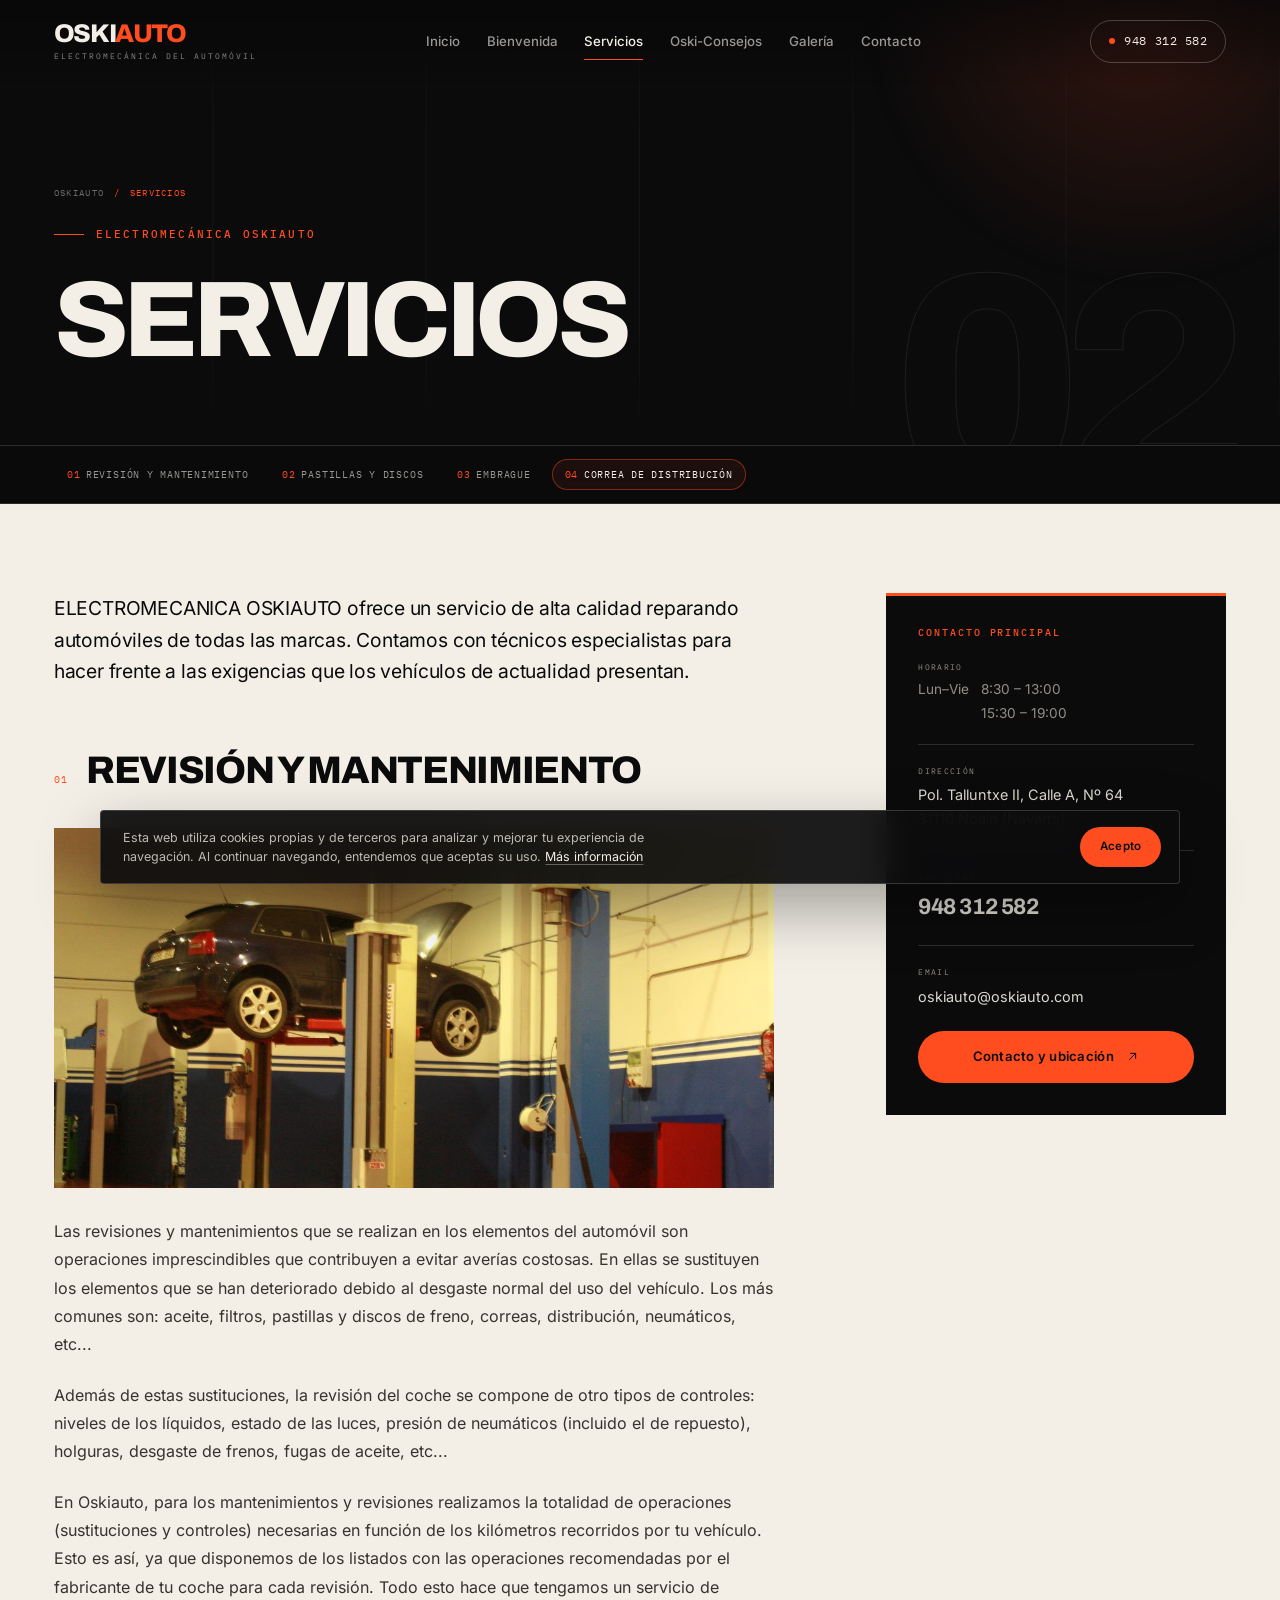
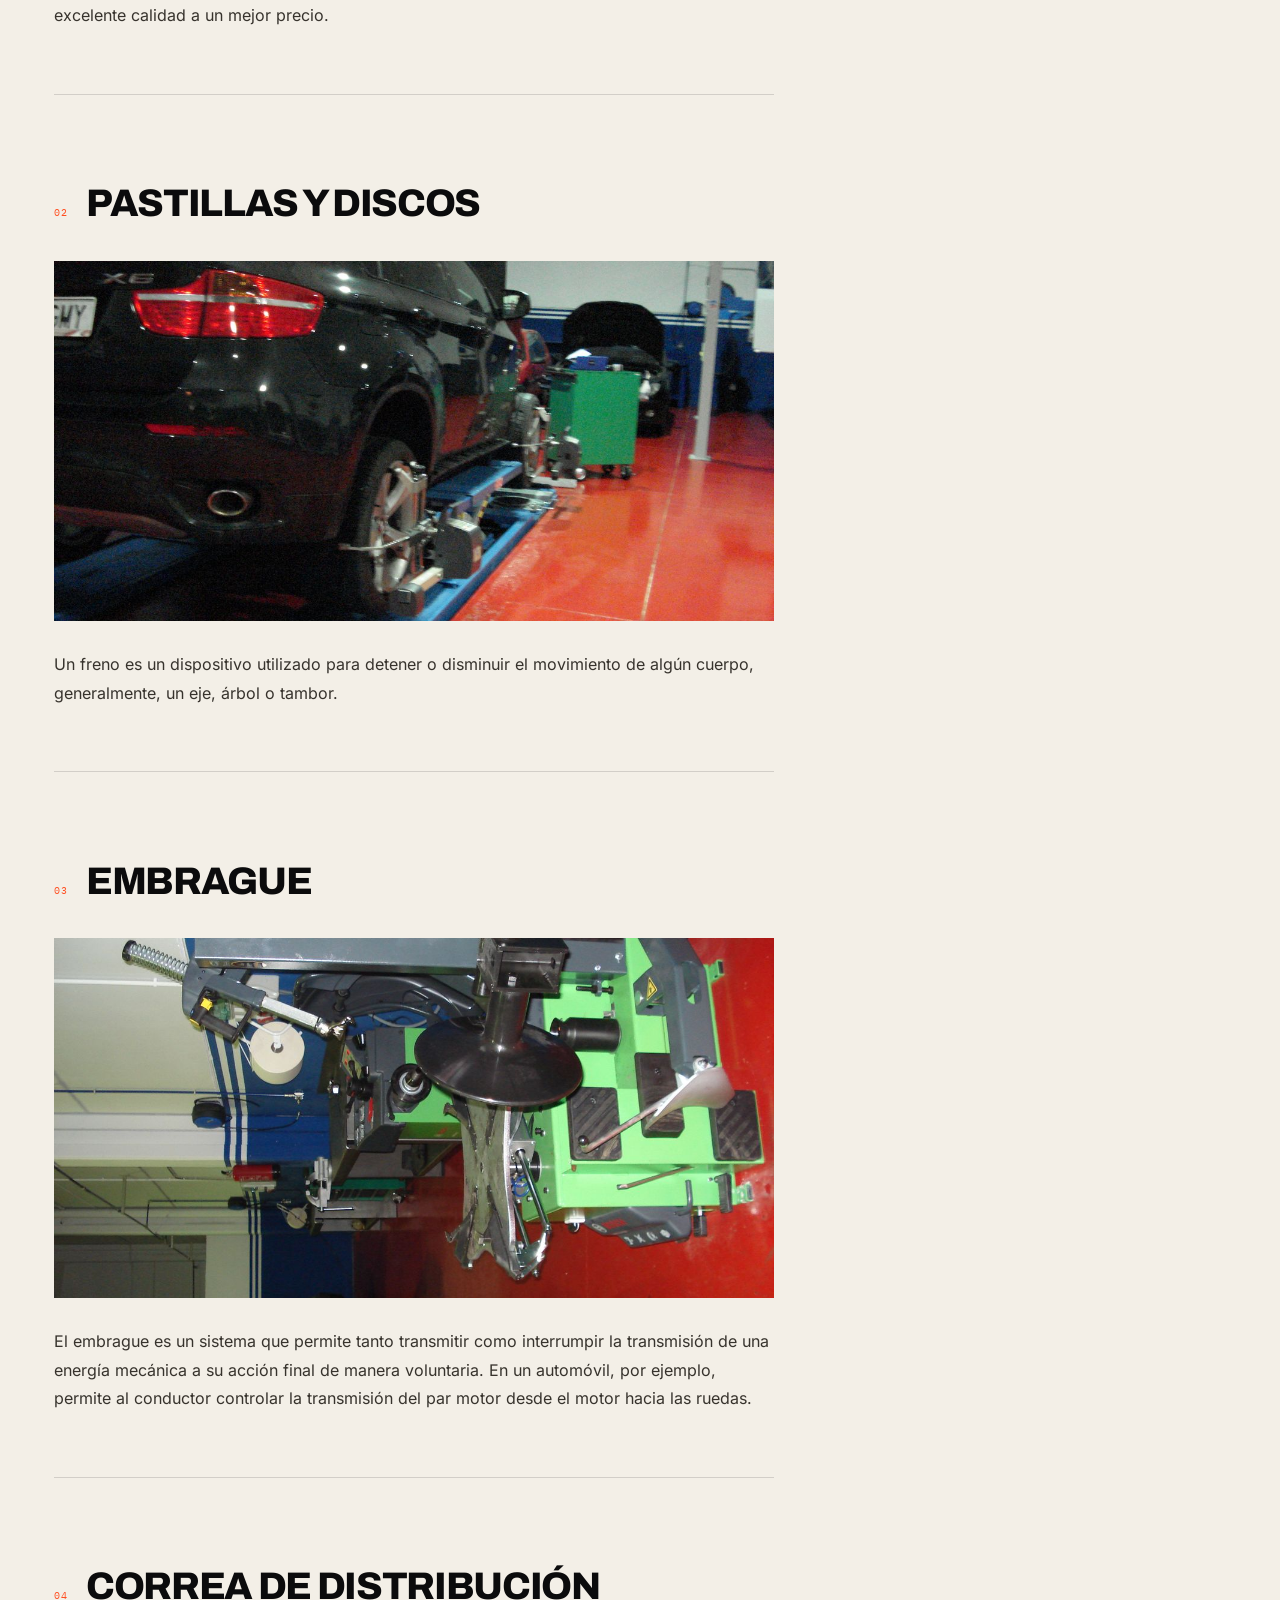
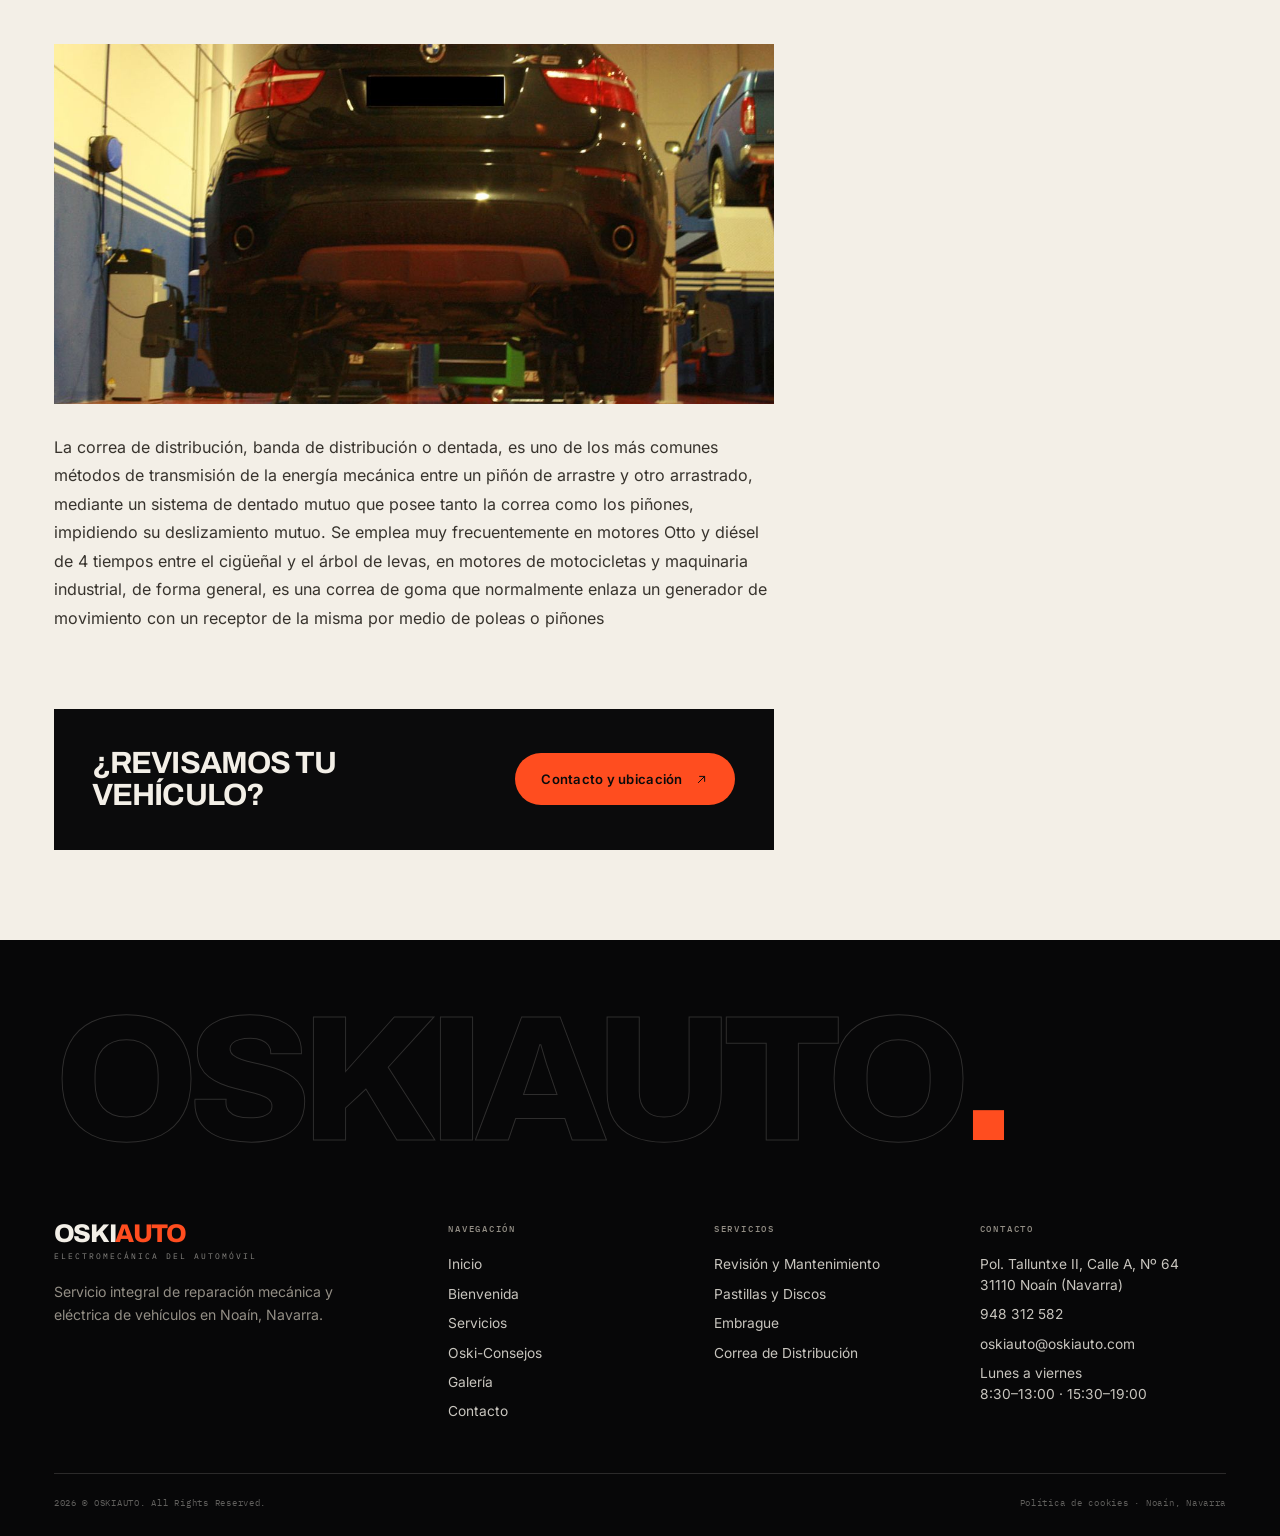
<file: servicios.html>
<!DOCTYPE html>
<html lang="es">
<head>
<meta charset="utf-8">
<meta name="viewport" content="width=device-width, initial-scale=1">
<title>Servicios | Electromecánica Oskiauto</title>
<meta name="description" content="Revisión y mantenimiento, pastillas y discos, embrague y correa de distribución. Servicio de reparación mecánica y eléctrica multimarca en Noaín, Navarra.">
<meta name="theme-color" content="#0b0b0c">
<meta name="format-detection" content="telephone=no">
<link rel="icon" href="assets/img/favicon.svg" type="image/svg+xml">
<link rel="apple-touch-icon" href="assets/img/apple-touch-icon.png">
<link rel="sitemap" type="application/xml" title="Sitemap" href="sitemap.xml">

<link rel="stylesheet" href="assets/css/fonts.css">
<link rel="stylesheet" href="assets/css/style.css">
<meta property="og:type" content="website">
<meta property="og:site_name" content="Electromecánica Oskiauto">
<meta property="og:title" content="Servicios | Electromecánica Oskiauto">
<meta property="og:description" content="Revisión y mantenimiento, pastillas y discos, embrague y correa de distribución. Servicio de reparación mecánica y eléctrica multimarca en Noaín, Navarra.">
<meta property="og:image" content="assets/img/hero.jpg">
<meta name="twitter:card" content="summary_large_image">
<script>document.documentElement.classList.add('js');</script>
<script src="assets/js/main.js" defer></script>
</head>
<body class="page page--servicios">
<a class="skip-link" href="#main">Ir al contenido</a>
<header class="site-header">
<div class="header-inner">
<a class="brand" href="index.html" aria-label="Oskiauto — Inicio">
<span class="brand__word">OSKI<em>AUTO</em></span>
<span class="brand__sub">Electromecánica del automóvil</span>
</a>
<nav class="nav" aria-label="Navegación principal">
<a href="index.html">Inicio</a><a href="bienvenida.html">Bienvenida</a><a href="servicios.html" aria-current="page">Servicios</a><a href="consejos.html">Oski-Consejos</a><a href="galeria.html">Galería</a><a href="contacto.html">Contacto</a>
</nav>
<a class="header-cta" href="tel:+34948312582"><span class="header-cta__dot"></span>948 312 582</a>
<button class="menu-toggle" type="button" aria-label="Abrir menú" aria-expanded="false" aria-controls="mobile-nav">
<span></span><span></span><span></span>
</button>
</div>
</header>
<nav class="mobile-nav" id="mobile-nav" aria-label="Navegación móvil" aria-hidden="true">
<div class="mobile-nav__links">
<a href="index.html"><span>01</span>Inicio</a><a href="bienvenida.html"><span>02</span>Bienvenida</a><a href="servicios.html" aria-current="page"><span>03</span>Servicios</a><a href="consejos.html"><span>04</span>Oski-Consejos</a><a href="galeria.html"><span>05</span>Galería</a><a href="contacto.html"><span>06</span>Contacto</a>
</div>
<div class="mobile-nav__foot">
<div><strong>Taller</strong>Pol. Talluntxe II, Calle A, Nº 64<br>31110 Noaín (Navarra)</div>
<div><strong>Teléfono</strong><a href="tel:+34948312582">948 312 582</a></div>
<div><strong>Email</strong><a href="mailto:oskiauto@oskiauto.com">oskiauto@oskiauto.com</a></div>
</div>
</nav>
<main id="main">
<section class="page-hero">
<span class="page-hero__num" aria-hidden="true">02</span>
<div class="wrap">
<nav class="crumbs" aria-label="Migas de pan"><a href="index.html">Oskiauto</a><span>/</span><span>Servicios</span></nav>
<p class="eyebrow" style="margin-top:1.6rem">Electromecánica Oskiauto</p>
<h1>Servicios</h1>

</div>
</section>
<nav class="subnav" aria-label="Servicios">
<div class="subnav__inner"><a href="#revision"><span>01</span>Revisión y Mantenimiento</a><a href="#frenos"><span>02</span>Pastillas y Discos</a><a href="#embrague"><span>03</span>Embrague</a><a href="#correa"><span>04</span>Correa de Distribución</a></div>
</nav>
<section class="article-section theme-light">
<div class="wrap">
<div class="article-grid">
<div class="prose reveal">
<p class="lead">ELECTROMECANICA OSKIAUTO ofrece un servicio de alta calidad reparando automóviles de todas las marcas. Contamos con técnicos especialistas para hacer frente a las exigencias que los vehículos de actualidad presentan.</p>
<section class="service-block" id="revision">
<div class="service-block__head"><span class="service-block__num">01</span><h2>Revisión y Mantenimiento</h2></div>
<div class="service-block__media"><img src="assets/img/svc-revision.jpg" alt="Vehículo elevado durante una revisión en Oskiauto" width="1200" height="900" loading="lazy"></div>
<p>Las  revisiones y mantenimientos que se realizan en los elementos del automóvil son operaciones imprescindibles que contribuyen  a evitar averías costosas. En ellas se sustituyen los elementos  que se han deteriorado debido al desgaste normal del uso del vehículo. Los más comunes son:  aceite, filtros, pastillas y discos de freno, correas, distribución, neumáticos, etc...</p><p>Además de estas sustituciones, la revisión del coche se compone de  otro tipos de controles: niveles de los líquidos, estado de las luces, presión de neumáticos (incluido el de repuesto), holguras, desgaste de frenos, fugas de aceite, etc...</p><p>En Oskiauto, para los mantenimientos y revisiones realizamos  la totalidad de operaciones (sustituciones y controles) necesarias  en función de los kilómetros recorridos por tu vehículo. Esto es así, ya que disponemos de los listados con las operaciones recomendadas por el fabricante de tu coche para cada revisión. Todo esto hace que tengamos un servicio de excelente calidad a un mejor precio.</p>
</section><section class="service-block" id="frenos">
<div class="service-block__head"><span class="service-block__num">02</span><h2>Pastillas y Discos</h2></div>
<div class="service-block__media"><img src="assets/img/svc-frenos.jpg" alt="Vehículo en el elevador para la revisión de frenos" width="1200" height="900" loading="lazy"></div>
<p>Un freno es un dispositivo utilizado para detener o disminuir el movimiento de algún cuerpo, generalmente, un eje, árbol o tambor.</p>
</section><section class="service-block" id="embrague">
<div class="service-block__head"><span class="service-block__num">03</span><h2>Embrague</h2></div>
<div class="service-block__media"><img src="assets/img/svc-embrague.jpg" alt="Equipamiento del taller para trabajos de transmisión y embrague" width="1200" height="900" loading="lazy"></div>
<p>El embrague es un sistema que permite tanto transmitir como interrumpir la transmisión de una energía mecánica a su acción final de manera voluntaria. En un automóvil, por ejemplo, permite al conductor controlar la transmisión del par motor desde el motor hacia las ruedas.</p>
</section><section class="service-block" id="correa">
<div class="service-block__head"><span class="service-block__num">04</span><h2>Correa de Distribución</h2></div>
<div class="service-block__media"><img src="assets/img/svc-correa.jpg" alt="BMW en el elevador del taller de Oskiauto" width="1200" height="900" loading="lazy"></div>
<p>La correa de distribución, banda de distribución o dentada, es uno de los más comunes métodos de transmisión de la energía mecánica entre un piñón de arrastre y otro arrastrado, mediante un sistema de dentado mutuo que posee tanto la correa como los piñones, impidiendo su deslizamiento mutuo. Se emplea muy frecuentemente en motores Otto y diésel de 4 tiempos entre el cigüeñal y el árbol de levas, en motores de motocicletas y maquinaria industrial, de forma general, es una correa de goma que normalmente enlaza un generador de movimiento con un receptor de la misma por medio de poleas o piñones</p>
</section>
<div class="article-cta">
<p>¿Revisamos tu vehículo?</p>
<a class="btn btn--accent" href="contacto.html">Contacto y ubicación <svg viewBox="0 0 24 24" fill="none" stroke="currentColor" stroke-width="1.6" aria-hidden="true"><path d="M7 17 17 7M9 7h8v8" stroke-linecap="round" stroke-linejoin="round"/></svg></a>
</div>
</div>
<aside class="article-side reveal" data-delay="1"><div class="contact-card">
<h3>Contacto Principal</h3>
<div class="contact-card__block">
<div class="contact-card__label">Horario</div>
<div class="contact-card__hours">
<span>Lun–Vie</span><span>8:30 – 13:00</span>
<span></span><span>15:30 – 19:00</span>
</div>
</div>
<div class="contact-card__block">
<div class="contact-card__label">Dirección</div>
<div class="contact-card__value">Pol. Talluntxe II, Calle A, Nº 64<br>31110 Noaín (Navarra)</div>
</div>
<div class="contact-card__block">
<div class="contact-card__label">Tel / Fax</div>
<div class="contact-card__value contact-card__phone"><a href="tel:+34948312582">948 312 582</a></div>
</div>
<div class="contact-card__block">
<div class="contact-card__label">Email</div>
<div class="contact-card__value"><a href="mailto:oskiauto@oskiauto.com">oskiauto@oskiauto.com</a></div>
</div>
<a class="btn btn--accent" href="contacto.html">Contacto y ubicación <svg viewBox="0 0 24 24" fill="none" stroke="currentColor" stroke-width="1.6" aria-hidden="true"><path d="M7 17 17 7M9 7h8v8" stroke-linecap="round" stroke-linejoin="round"/></svg></a>
</div></aside>
</div>
</div>
</section>
</main>
<footer class="site-footer">
<div class="wrap">
<div class="footer-mark" aria-hidden="true">OSKIAUTO<span>.</span></div>
<div class="footer-grid">
<div class="footer-brand">
<a class="brand" href="index.html" aria-label="Oskiauto — Inicio">
<span class="brand__word">OSKI<em>AUTO</em></span>
<span class="brand__sub">Electromecánica del automóvil</span>
</a>
<p>Servicio integral de reparación mecánica y eléctrica de vehículos en Noaín, Navarra.</p>
</div>
<div class="footer-col">
<h3>Navegación</h3>
<ul><li><a href="index.html">Inicio</a></li><li><a href="bienvenida.html">Bienvenida</a></li><li><a href="servicios.html">Servicios</a></li><li><a href="consejos.html">Oski-Consejos</a></li><li><a href="galeria.html">Galería</a></li><li><a href="contacto.html">Contacto</a></li></ul>
</div>
<div class="footer-col">
<h3>Servicios</h3>
<ul>
<li><a href="servicios.html#revision">Revisión y Mantenimiento</a></li>
<li><a href="servicios.html#frenos">Pastillas y Discos</a></li>
<li><a href="servicios.html#embrague">Embrague</a></li>
<li><a href="servicios.html#correa">Correa de Distribución</a></li>
</ul>
</div>
<div class="footer-col footer-contact">
<h3>Contacto</h3>
<ul>
<li>Pol. Talluntxe II, Calle A, Nº 64<br>31110 Noaín (Navarra)</li>
<li><a href="tel:+34948312582">948 312 582</a></li>
<li><a href="mailto:oskiauto@oskiauto.com">oskiauto@oskiauto.com</a></li>
<li>Lunes a viernes<br>8:30–13:00 · 15:30–19:00</li>
</ul>
</div>
</div>
<div class="footer-bottom">
<span>2026 © OSKIAUTO. All Rights Reserved.</span>
<span><a href="politica-de-cookies.html">Política de cookies</a> · Noaín, Navarra</span>
</div>
</div>
</footer>
<aside class="cookie" role="region" aria-label="Aviso de cookies">
<p>Esta web utiliza cookies propias y de terceros para analizar y mejorar tu experiencia de navegación. Al continuar navegando, entendemos que aceptas su uso. <a href="politica-de-cookies.html">Más información</a></p>
<div class="cookie__actions">
<button class="btn btn--accent" type="button" data-cookie-accept>Acepto</button>
</div>
</aside>
</body>
</html>
</file>
<file: assets/css/fonts.css>
@font-face{font-family:'Archivo';font-style:normal;font-weight:500;font-display:swap;src:url('../fonts/archivo-500.woff2') format('woff2');}
@font-face{font-family:'Archivo';font-style:normal;font-weight:600;font-display:swap;src:url('../fonts/archivo-600.woff2') format('woff2');}
@font-face{font-family:'Archivo';font-style:normal;font-weight:700;font-display:swap;src:url('../fonts/archivo-700.woff2') format('woff2');}
@font-face{font-family:'Archivo';font-style:normal;font-weight:800;font-display:swap;src:url('../fonts/archivo-800.woff2') format('woff2');}
@font-face{font-family:'IBM Plex Mono';font-style:normal;font-weight:400;font-display:swap;src:url('../fonts/ibm-plex-mono-400.woff2') format('woff2');}
@font-face{font-family:'IBM Plex Mono';font-style:normal;font-weight:500;font-display:swap;src:url('../fonts/ibm-plex-mono-500.woff2') format('woff2');}
@font-face{font-family:'Inter';font-style:normal;font-weight:400;font-display:swap;src:url('../fonts/inter-400.woff2') format('woff2');}
@font-face{font-family:'Inter';font-style:normal;font-weight:500;font-display:swap;src:url('../fonts/inter-500.woff2') format('woff2');}
@font-face{font-family:'Inter';font-style:normal;font-weight:600;font-display:swap;src:url('../fonts/inter-600.woff2') format('woff2');}
</file>
<file: assets/css/style.css>
/* ==========================================================================
   OSKIAUTO — sistema visual
   Tipografía: Archivo (display) · Inter (texto) · IBM Plex Mono (datos)
   ========================================================================== */

:root {
  --ink: #0b0b0c;
  --ink-soft: #131315;
  --ink-card: #171719;
  --paper: #f3efe7;
  --paper-soft: #faf7f1;
  --paper-deep: #e7e0d4;
  --accent: #ff4d1f;
  --accent-deep: #db3a10;
  --muted-dark: #938e85;
  --muted-light: #6d675e;
  --line-dark: rgba(243, 239, 231, 0.15);
  --line-light: rgba(11, 11, 12, 0.14);
  --display: "Archivo", "Arial Narrow", "Helvetica Neue", sans-serif;
  --sans: "Inter", "Helvetica Neue", Arial, sans-serif;
  --mono: "IBM Plex Mono", "SFMono-Regular", Consolas, monospace;
  --max: 1360px;
  --gutter: clamp(1.25rem, 4.2vw, 4.5rem);
  --header: 84px;
  --ease: cubic-bezier(0.22, 0.75, 0.24, 1);
}

*,
*::before,
*::after {
  box-sizing: border-box;
}

html {
  scroll-behavior: smooth;
  scroll-padding-top: 104px;
}

body {
  margin: 0;
  background: var(--ink);
  color: var(--paper);
  font-family: var(--sans);
  font-size: 16px;
  line-height: 1.6;
  -webkit-font-smoothing: antialiased;
  text-rendering: optimizeLegibility;
  overflow-x: hidden;
}

body.nav-open {
  overflow: hidden;
}

img,
svg,
iframe {
  display: block;
  max-width: 100%;
}

img {
  height: auto;
}

a {
  color: inherit;
  text-decoration: none;
}

button,
input,
textarea {
  font: inherit;
  color: inherit;
}

button {
  border: 0;
  background: none;
  cursor: pointer;
}

h1,
h2,
h3,
h4,
p,
figure,
blockquote {
  margin: 0;
}

ul,
ol {
  margin: 0;
  padding: 0;
  list-style: none;
}

::selection {
  background: var(--accent);
  color: #0b0b0c;
}

:focus-visible {
  outline: 2px solid var(--accent);
  outline-offset: 4px;
}

[hidden] {
  display: none !important;
}

.skip-link {
  position: fixed;
  top: 12px;
  left: 12px;
  z-index: 200;
  padding: 12px 18px;
  background: var(--accent);
  color: #0b0b0c;
  font-family: var(--mono);
  font-size: 0.7rem;
  letter-spacing: 0.12em;
  text-transform: uppercase;
  transform: translateY(-160%);
  transition: transform 0.25s var(--ease);
}

.skip-link:focus {
  transform: none;
}

.wrap {
  width: min(100% - (var(--gutter) * 2), var(--max));
  margin-inline: auto;
}

.wrap--narrow {
  width: min(100% - (var(--gutter) * 2), 1060px);
  margin-inline: auto;
}

.theme-light {
  --fg: var(--ink);
  --bg: var(--paper);
  --muted: var(--muted-light);
  --line: var(--line-light);
  --card: var(--paper-soft);
  color: var(--fg);
  background: var(--bg);
}

.theme-dark {
  --fg: var(--paper);
  --bg: var(--ink);
  --muted: var(--muted-dark);
  --line: var(--line-dark);
  --card: var(--ink-card);
  color: var(--fg);
  background: var(--bg);
}

/* --------------------------------------------------------------------------
   Tipografía de sección
   -------------------------------------------------------------------------- */

.eyebrow {
  display: flex;
  align-items: center;
  gap: 0.75rem;
  font-family: var(--mono);
  font-size: 0.68rem;
  font-weight: 500;
  letter-spacing: 0.2em;
  text-transform: uppercase;
  color: var(--accent);
  line-height: 1.4;
}

.eyebrow::before {
  content: "";
  width: 30px;
  height: 1px;
  flex: none;
  background: currentColor;
}

.eyebrow--plain::before {
  display: none;
}

.display {
  font-family: var(--display);
  font-weight: 800;
  letter-spacing: -0.045em;
  line-height: 0.92;
  text-transform: uppercase;
}

.section {
  position: relative;
  padding-block: clamp(5rem, 9vw, 9.5rem);
}

.section-head {
  display: grid;
  grid-template-columns: minmax(0, 1fr) auto;
  align-items: end;
  gap: 1.5rem 3rem;
  padding-bottom: 1.75rem;
  border-bottom: 1px solid var(--line);
  margin-bottom: clamp(2.5rem, 5vw, 4.5rem);
}

.section-head h2 {
  margin-top: 1rem;
  font-family: var(--display);
  font-weight: 800;
  font-size: clamp(2.6rem, 5.6vw, 5.2rem);
  line-height: 0.9;
  letter-spacing: -0.045em;
  text-transform: uppercase;
  max-width: 15ch;
}

.section-head__side {
  font-family: var(--mono);
  font-size: 0.68rem;
  line-height: 1.75;
  letter-spacing: 0.08em;
  text-transform: uppercase;
  color: var(--muted);
  text-align: right;
  max-width: 28ch;
}

.section-head__side a {
  display: inline-flex;
  align-items: center;
  gap: 0.35rem;
  color: var(--fg);
  border-bottom: 1px solid var(--line);
  transition: border-color 0.3s, color 0.3s;
  white-space: nowrap;
}

.section-head__side a svg {
  width: 12px;
  height: 12px;
  flex: none;
}

.section-head__side a:hover {
  color: var(--accent);
  border-color: var(--accent);
}

/* --------------------------------------------------------------------------
   Botones y enlaces
   -------------------------------------------------------------------------- */

.btn {
  display: inline-flex;
  align-items: center;
  justify-content: center;
  gap: 0.7rem;
  min-height: 3.25rem;
  padding: 0.9rem 1.6rem;
  border: 1px solid transparent;
  border-radius: 999px;
  font-size: 0.82rem;
  font-weight: 600;
  letter-spacing: 0.02em;
  line-height: 1;
  white-space: nowrap;
  transition: background 0.3s var(--ease), color 0.3s var(--ease),
    border-color 0.3s var(--ease), transform 0.3s var(--ease);
}

.btn svg {
  width: 15px;
  height: 15px;
  flex: none;
  transition: transform 0.3s var(--ease);
}

.btn:hover svg {
  transform: translate(2px, -2px);
}

.btn--accent {
  background: var(--accent);
  color: #0b0b0c;
}

.btn--accent:hover {
  background: #ff6a44;
  transform: translateY(-2px);
}

.btn--line {
  border-color: rgba(243, 239, 231, 0.28);
  color: var(--paper);
  background: rgba(11, 11, 12, 0.12);
  backdrop-filter: blur(8px);
}

.btn--line:hover {
  border-color: var(--paper);
  background: rgba(243, 239, 231, 0.08);
}

.btn--dark {
  background: var(--ink);
  color: var(--paper);
}

.btn--dark:hover {
  background: #232326;
  transform: translateY(-2px);
}

.link-arrow {
  display: inline-flex;
  align-items: center;
  gap: 0.6rem;
  font-family: var(--mono);
  font-size: 0.68rem;
  font-weight: 500;
  letter-spacing: 0.16em;
  text-transform: uppercase;
  color: var(--fg);
}

.link-arrow svg {
  width: 13px;
  height: 13px;
  color: var(--accent);
  transition: transform 0.3s var(--ease);
}

.link-arrow:hover svg {
  transform: translate(3px, -3px);
}

/* --------------------------------------------------------------------------
   Cabecera
   -------------------------------------------------------------------------- */

.site-header {
  position: fixed;
  inset: 0 0 auto;
  z-index: 80;
  height: var(--header);
  display: flex;
  align-items: center;
  transition: height 0.35s var(--ease), background 0.35s var(--ease),
    border-color 0.35s var(--ease), backdrop-filter 0.35s var(--ease);
  border-bottom: 1px solid transparent;
}

.site-header::before {
  content: "";
  position: absolute;
  inset: 0;
  background: linear-gradient(180deg, rgba(7, 7, 8, 0.72), rgba(7, 7, 8, 0));
  pointer-events: none;
  transition: opacity 0.35s;
}

.site-header.is-scrolled {
  height: 72px;
  background: rgba(9, 9, 10, 0.84);
  backdrop-filter: blur(18px) saturate(130%);
  border-bottom-color: var(--line-dark);
}

.site-header.is-scrolled::before {
  opacity: 0;
}

.header-inner {
  position: relative;
  z-index: 2;
  display: flex;
  align-items: center;
  justify-content: space-between;
  gap: 1.5rem;
  width: min(100% - (var(--gutter) * 2), var(--max));
  margin-inline: auto;
}

.brand {
  display: inline-flex;
  flex-direction: column;
  justify-content: center;
  line-height: 1;
  color: var(--paper);
  flex: none;
}

.brand__word {
  font-family: var(--display);
  font-size: clamp(1.35rem, 2vw, 1.7rem);
  font-weight: 800;
  letter-spacing: -0.055em;
  text-transform: uppercase;
  line-height: 0.9;
}

.brand__word em {
  font-style: normal;
  color: var(--accent);
}

.brand__sub {
  margin-top: 0.42rem;
  font-family: var(--mono);
  font-size: 0.52rem;
  font-weight: 400;
  letter-spacing: 0.24em;
  text-transform: uppercase;
  color: rgba(243, 239, 231, 0.55);
}

.nav {
  display: flex;
  align-items: center;
  gap: clamp(1rem, 2.1vw, 2.1rem);
}

.nav a {
  position: relative;
  padding: 0.5rem 0;
  font-size: 0.83rem;
  font-weight: 500;
  color: rgba(243, 239, 231, 0.62);
  transition: color 0.25s;
}

.nav a::after {
  content: "";
  position: absolute;
  left: 0;
  right: 0;
  bottom: 0;
  height: 1px;
  background: var(--accent);
  transform: scaleX(0);
  transform-origin: left;
  transition: transform 0.3s var(--ease);
}

.nav a:hover {
  color: var(--paper);
}

.nav a[aria-current="page"] {
  color: var(--paper);
}

.nav a[aria-current="page"]::after,
.nav a:hover::after {
  transform: scaleX(1);
}

.header-cta {
  display: inline-flex;
  align-items: center;
  gap: 0.6rem;
  padding: 0.72rem 1.1rem;
  border: 1px solid rgba(243, 239, 231, 0.24);
  border-radius: 999px;
  font-family: var(--mono);
  font-size: 0.72rem;
  letter-spacing: 0.05em;
  color: var(--paper);
  transition: border-color 0.3s, background 0.3s;
}

.header-cta:hover {
  border-color: var(--accent);
  background: rgba(255, 77, 31, 0.1);
}

.header-cta__dot {
  width: 6px;
  height: 6px;
  border-radius: 50%;
  background: var(--accent);
  box-shadow: 0 0 0 0 rgba(255, 77, 31, 0.55);
  animation: pulse 2.6s infinite;
}

.menu-toggle {
  display: none;
  width: 46px;
  height: 46px;
  padding: 0;
  border: 1px solid rgba(243, 239, 231, 0.22);
  border-radius: 50%;
  position: relative;
  z-index: 90;
}

.menu-toggle span {
  position: absolute;
  left: 14px;
  right: 14px;
  height: 1.5px;
  background: var(--paper);
  transition: transform 0.35s var(--ease), opacity 0.25s;
}

.menu-toggle span:nth-child(1) {
  top: 18px;
}

.menu-toggle span:nth-child(2) {
  top: 23px;
}

.menu-toggle span:nth-child(3) {
  top: 28px;
}

body.nav-open .menu-toggle span:nth-child(1) {
  transform: translateY(5px) rotate(45deg);
}

body.nav-open .menu-toggle span:nth-child(2) {
  opacity: 0;
}

body.nav-open .menu-toggle span:nth-child(3) {
  transform: translateY(-5px) rotate(-45deg);
}

.mobile-nav {
  position: fixed;
  inset: 0;
  z-index: 78;
  display: flex;
  flex-direction: column;
  justify-content: space-between;
  padding: calc(var(--header) + 1.5rem) var(--gutter) 2rem;
  background: #09090a;
  visibility: hidden;
  transform: translateY(-100%);
  transition: transform 0.55s var(--ease), visibility 0.55s;
  overflow-y: auto;
}

body.nav-open .mobile-nav {
  visibility: visible;
  transform: none;
}

.mobile-nav__links {
  display: flex;
  flex-direction: column;
  border-top: 1px solid var(--line-dark);
}

.mobile-nav__links a {
  display: flex;
  align-items: baseline;
  gap: 1rem;
  padding: 0.85rem 0;
  border-bottom: 1px solid var(--line-dark);
  font-family: var(--display);
  font-size: clamp(1.9rem, 7vw, 3rem);
  font-weight: 800;
  letter-spacing: -0.04em;
  line-height: 1;
  text-transform: uppercase;
  transition: color 0.25s, padding-left 0.3s var(--ease);
}

.mobile-nav__links a span {
  font-family: var(--mono);
  font-size: 0.6rem;
  font-weight: 400;
  letter-spacing: 0.1em;
  color: var(--accent);
}

.mobile-nav__links a:hover,
.mobile-nav__links a[aria-current="page"] {
  color: var(--accent);
  padding-left: 0.4rem;
}

.mobile-nav__foot {
  display: grid;
  gap: 0.75rem;
  margin-top: 2.5rem;
  font-size: 0.9rem;
  color: var(--muted-dark);
}

.mobile-nav__foot a {
  color: var(--paper);
}

.mobile-nav__foot strong {
  display: block;
  font-family: var(--mono);
  font-size: 0.58rem;
  font-weight: 500;
  letter-spacing: 0.2em;
  text-transform: uppercase;
  color: var(--muted-dark);
  margin-bottom: 0.2rem;
}

/* --------------------------------------------------------------------------
   Hero
   -------------------------------------------------------------------------- */

.hero {
  position: relative;
  min-height: 100svh;
  display: flex;
  flex-direction: column;
  justify-content: flex-end;
  overflow: hidden;
  background: #080809;
  padding-top: var(--header);
}

.hero__bg {
  position: absolute;
  inset: 0;
  z-index: 0;
}

.hero__bg img {
  width: 100%;
  height: 100%;
  object-fit: cover;
  object-position: center 42%;
  filter: saturate(0.9) contrast(1.05);
  transform: scale(1.06);
  animation: hero-zoom 16s var(--ease) forwards;
}

.hero__bg::after {
  content: "";
  position: absolute;
  inset: 0;
  background:
    linear-gradient(90deg, rgba(7, 7, 8, 0.96) 0%, rgba(7, 7, 8, 0.86) 30%, rgba(7, 7, 8, 0.32) 64%, rgba(7, 7, 8, 0.45) 100%),
    linear-gradient(180deg, rgba(7, 7, 8, 0.62) 0%, rgba(7, 7, 8, 0) 26%, rgba(7, 7, 8, 0) 52%, rgba(7, 7, 8, 0.9) 100%);
}

.hero__inner {
  position: relative;
  z-index: 2;
  width: min(100% - (var(--gutter) * 2), var(--max));
  margin-inline: auto;
  padding-block: clamp(4rem, 9vh, 7rem) 0;
}

.hero__eyebrow {
  display: flex;
  align-items: center;
  gap: 0.8rem;
  font-family: var(--mono);
  font-size: 0.66rem;
  letter-spacing: 0.22em;
  text-transform: uppercase;
  color: rgba(243, 239, 231, 0.66);
}

.hero__eyebrow::before {
  content: "";
  width: 38px;
  height: 1px;
  background: var(--accent);
}

.hero h1 {
  margin-top: clamp(1.25rem, 3vh, 2.2rem);
  font-family: var(--display);
  font-weight: 800;
  font-size: clamp(3.1rem, 7.6vw, 7.6rem);
  line-height: 0.88;
  letter-spacing: -0.05em;
  text-transform: uppercase;
  max-width: 21ch;
  text-wrap: balance;
}

.hero h1 .dot {
  display: inline-block;
  width: 0.115em;
  height: 0.115em;
  margin-left: 0.06em;
  border-radius: 50%;
  background: var(--accent);
  color: transparent;
  overflow: hidden;
  vertical-align: baseline;
}

.hero__rotator {
  display: flex;
  align-items: center;
  gap: 0.9rem;
  margin-top: clamp(1.5rem, 3.4vh, 2.4rem);
  font-family: var(--mono);
  font-size: clamp(0.62rem, 0.85vw, 0.76rem);
  letter-spacing: 0.16em;
  text-transform: uppercase;
  color: rgba(243, 239, 231, 0.78);
}

.hero__rotator .bar {
  width: 46px;
  height: 1px;
  background: var(--accent);
  flex: none;
}

.hero__rotator .rotator {
  display: inline-block;
  min-height: 1.2em;
  transition: opacity 0.35s ease, transform 0.35s ease;
}

.hero__rotator .rotator.is-out {
  opacity: 0;
  transform: translateY(8px);
}

.hero__actions {
  display: flex;
  flex-wrap: wrap;
  gap: 0.8rem;
  margin-top: clamp(2rem, 4vh, 2.8rem);
}

.hero__meta {
  position: relative;
  z-index: 2;
  width: min(100% - (var(--gutter) * 2), var(--max));
  margin: clamp(2.5rem, 6vh, 4.5rem) auto 0;
  display: grid;
  grid-template-columns: 1.15fr 1.35fr 0.9fr;
  border-top: 1px solid rgba(243, 239, 231, 0.2);
}

.hero__meta > div {
  padding: 1.35rem 1.75rem 1.6rem;
  border-left: 1px solid rgba(243, 239, 231, 0.16);
}

.hero__meta > div:first-child {
  border-left: 0;
  padding-left: 0;
}

.meta-label {
  display: block;
  margin-bottom: 0.4rem;
  font-family: var(--mono);
  font-size: 0.56rem;
  letter-spacing: 0.22em;
  text-transform: uppercase;
  color: rgba(243, 239, 231, 0.45);
}

.meta-value {
  font-size: 0.9rem;
  line-height: 1.55;
  color: rgba(243, 239, 231, 0.92);
}

.meta-value a {
  border-bottom: 1px solid rgba(243, 239, 231, 0.25);
}

.meta-value a:hover {
  border-color: var(--accent);
  color: var(--accent);
}

.hero__scroll {
  position: absolute;
  right: var(--gutter);
  bottom: 11rem;
  z-index: 3;
  display: flex;
  align-items: center;
  gap: 0.7rem;
  writing-mode: vertical-rl;
  font-family: var(--mono);
  font-size: 0.58rem;
  letter-spacing: 0.24em;
  text-transform: uppercase;
  color: rgba(243, 239, 231, 0.45);
}

.hero__scroll::after {
  content: "";
  width: 1px;
  height: 54px;
  background: linear-gradient(var(--accent), transparent);
}

/* --------------------------------------------------------------------------
   Ticker
   -------------------------------------------------------------------------- */

.ticker {
  background: var(--accent);
  color: #0b0b0c;
  overflow: hidden;
  border-block: 1px solid #0b0b0c;
  padding: 0.8rem 0;
}

.ticker__track {
  display: flex;
  width: max-content;
  animation: marquee 38s linear infinite;
}

.ticker:hover .ticker__track {
  animation-play-state: paused;
}

.ticker__item {
  display: inline-flex;
  align-items: center;
  gap: 1.5rem;
  padding-right: 1.5rem;
  font-family: var(--display);
  font-weight: 700;
  font-size: 0.82rem;
  letter-spacing: 0.09em;
  text-transform: uppercase;
  white-space: nowrap;
}

.ticker__item::after {
  content: "✳";
  font-size: 1rem;
  color: rgba(11, 11, 12, 0.5);
}

/* --------------------------------------------------------------------------
   Intro
   -------------------------------------------------------------------------- */

.intro__grid {
  display: grid;
  grid-template-columns: minmax(0, 0.92fr) minmax(0, 1.08fr);
  gap: clamp(2.5rem, 7vw, 7rem);
  align-items: start;
}

.intro__title {
  font-family: var(--display);
  font-weight: 800;
  font-size: clamp(2.8rem, 6vw, 5.8rem);
  line-height: 0.88;
  letter-spacing: -0.05em;
  text-transform: uppercase;
  max-width: none;
}

.intro__title span {
  display: block;
  font-family: var(--mono);
  font-size: 0.62rem;
  font-weight: 500;
  letter-spacing: 0.24em;
  line-height: 1.4;
  color: var(--accent);
  margin-bottom: 1.25rem;
}

.intro__copy p {
  font-size: clamp(1.02rem, 1.25vw, 1.18rem);
  line-height: 1.72;
  color: #3b3731;
}

.intro__copy p + p {
  margin-top: 1.25em;
}

.intro__copy .lead {
  font-size: clamp(1.25rem, 1.8vw, 1.6rem);
  line-height: 1.5;
  letter-spacing: -0.015em;
  color: var(--ink);
}

.stats {
  display: grid;
  grid-template-columns: repeat(3, 1fr);
  gap: 1.5rem;
  margin-top: 2.5rem;
  padding-top: 1.9rem;
  border-top: 1px solid var(--line);
}

.stat__num {
  font-family: var(--display);
  font-weight: 800;
  font-size: clamp(2rem, 3.4vw, 3.2rem);
  line-height: 0.9;
  letter-spacing: -0.05em;
}

.stat__num--sm {
  font-size: clamp(1.35rem, 2.1vw, 1.9rem);
  line-height: 1.25;
  letter-spacing: -0.035em;
}

.stat__num sup {
  font-size: 0.42em;
  top: -0.8em;
  color: var(--accent);
}

.stat__label {
  margin-top: 0.55rem;
  font-family: var(--mono);
  font-size: 0.58rem;
  letter-spacing: 0.16em;
  line-height: 1.5;
  text-transform: uppercase;
  color: var(--muted);
}

.intro__media {
  display: grid;
  grid-template-columns: 1.35fr 0.8fr;
  gap: 1rem;
  margin-top: clamp(3rem, 6vw, 5.5rem);
  align-items: end;
}

.figure {
  position: relative;
  overflow: hidden;
  background: var(--paper-deep);
}

.figure img {
  width: 100%;
  height: 100%;
  object-fit: cover;
  transition: transform 1s var(--ease);
}

.figure:hover img {
  transform: scale(1.035);
}

.figure--wide {
  aspect-ratio: 16 / 10;
}

.figure--tall {
  aspect-ratio: 4 / 5;
}

.figure__tag {
  position: absolute;
  left: 1rem;
  bottom: 1rem;
  z-index: 2;
  padding: 0.55rem 0.8rem;
  background: rgba(11, 11, 12, 0.72);
  backdrop-filter: blur(8px);
  color: var(--paper);
  font-family: var(--mono);
  font-size: 0.55rem;
  letter-spacing: 0.16em;
  text-transform: uppercase;
}

/* --------------------------------------------------------------------------
   Valores
   -------------------------------------------------------------------------- */

.features {
  display: grid;
  grid-template-columns: repeat(4, minmax(0, 1fr));
  border-top: 1px solid var(--line);
  margin-top: clamp(3.5rem, 7vw, 6rem);
}

.feature {
  position: relative;
  padding: clamp(1.6rem, 2.5vw, 2.4rem) clamp(1.2rem, 2vw, 2rem) 0;
  border-left: 1px solid var(--line);
}

.feature:first-child {
  border-left: 0;
  padding-left: 0;
}

.feature__top {
  display: flex;
  align-items: center;
  justify-content: space-between;
  gap: 1rem;
  color: var(--accent);
}

.feature__num {
  font-family: var(--mono);
  font-size: 0.6rem;
  letter-spacing: 0.16em;
  color: var(--muted);
}

.feature__icon {
  width: 42px;
  height: 42px;
  display: grid;
  place-items: center;
  border: 1px solid var(--line);
  border-radius: 50%;
  transition: background 0.35s, color 0.35s, border-color 0.35s;
}

.feature__icon svg {
  width: 18px;
  height: 18px;
}

.feature:hover .feature__icon {
  background: var(--accent);
  border-color: var(--accent);
  color: #0b0b0c;
}

.feature h3 {
  margin-top: 1.6rem;
  font-family: var(--display);
  font-weight: 700;
  font-size: 1.02rem;
  letter-spacing: 0.01em;
  text-transform: uppercase;
}

.feature p {
  margin-top: 0.7rem;
  font-size: 0.86rem;
  line-height: 1.68;
  color: var(--muted);
}

/* --------------------------------------------------------------------------
   Servicios (tarjetas)
   -------------------------------------------------------------------------- */

.services__grid {
  display: grid;
  grid-template-columns: repeat(2, minmax(0, 1fr));
  gap: clamp(1.5rem, 3.5vw, 3rem) clamp(1.25rem, 2.5vw, 2.25rem);
}

.service-card {
  display: flex;
  flex-direction: column;
}

.service-card__media {
  position: relative;
  aspect-ratio: 4 / 3;
  overflow: hidden;
  background: #141415;
}

.service-card__media::after {
  content: "";
  position: absolute;
  inset: 0;
  background: linear-gradient(180deg, rgba(11, 11, 12, 0.05), rgba(11, 11, 12, 0.35));
  opacity: 0;
  transition: opacity 0.5s;
}

.service-card__media img {
  width: 100%;
  height: 100%;
  object-fit: cover;
  transition: transform 1s var(--ease), filter 0.6s;
  filter: saturate(0.92);
}

.service-card:hover .service-card__media img {
  transform: scale(1.045);
  filter: saturate(1);
}

.service-card:hover .service-card__media::after {
  opacity: 1;
}

.service-card__index {
  position: absolute;
  top: 0.9rem;
  left: 0.9rem;
  z-index: 2;
  display: inline-flex;
  align-items: center;
  gap: 0.4rem;
  padding: 0.4rem 0.65rem;
  border: 1px solid rgba(243, 239, 231, 0.22);
  background: rgba(11, 11, 12, 0.45);
  backdrop-filter: blur(8px);
  font-family: var(--mono);
  font-size: 0.56rem;
  letter-spacing: 0.14em;
  color: var(--paper);
}

.service-card__body {
  display: grid;
  grid-template-columns: minmax(0, 1fr) auto;
  gap: 1.5rem;
  align-items: start;
  padding: 1.4rem 0 1.5rem;
  border-bottom: 1px solid var(--line);
}

.service-card h3 {
  font-family: var(--display);
  font-weight: 700;
  font-size: clamp(1.25rem, 2vw, 1.65rem);
  letter-spacing: -0.02em;
  line-height: 1.05;
  text-transform: uppercase;
  transition: color 0.3s;
}

.service-card:hover h3 {
  color: var(--accent);
}

.service-card p {
  margin-top: 0.7rem;
  max-width: 46ch;
  font-size: 0.88rem;
  line-height: 1.65;
  color: var(--muted);
}

.service-card__arrow {
  display: grid;
  place-items: center;
  width: 42px;
  height: 42px;
  border: 1px solid var(--line);
  border-radius: 50%;
  color: var(--fg);
  transition: background 0.3s, border-color 0.3s, color 0.3s, transform 0.3s;
  flex: none;
}

.service-card__arrow svg {
  width: 15px;
  height: 15px;
}

.service-card:hover .service-card__arrow {
  background: var(--accent);
  border-color: var(--accent);
  color: #0b0b0c;
  transform: rotate(-45deg);
}

/* --------------------------------------------------------------------------
   Mosaico de galería
   -------------------------------------------------------------------------- */

.mosaic {
  display: grid;
  grid-template-columns: repeat(12, 1fr);
  grid-template-rows: repeat(2, clamp(220px, 26vw, 330px));
  gap: clamp(0.6rem, 1.1vw, 1rem);
}

.mosaic__item {
  position: relative;
  overflow: hidden;
  background: var(--paper-deep);
}

.mosaic__item:nth-child(1) {
  grid-column: 1 / 6;
  grid-row: 1 / 3;
}

.mosaic__item:nth-child(2) {
  grid-column: 6 / 10;
  grid-row: 1 / 2;
}

.mosaic__item:nth-child(3) {
  grid-column: 10 / 13;
  grid-row: 1 / 2;
}

.mosaic__item:nth-child(4) {
  grid-column: 6 / 9;
  grid-row: 2 / 3;
}

.mosaic__item:nth-child(5) {
  grid-column: 9 / 13;
  grid-row: 2 / 3;
}

.mosaic__item img {
  width: 100%;
  height: 100%;
  object-fit: cover;
  transition: transform 1.1s var(--ease);
}

.mosaic__item::after {
  content: "";
  position: absolute;
  inset: 0;
  background: linear-gradient(180deg, transparent 55%, rgba(11, 11, 12, 0.55));
  opacity: 0;
  transition: opacity 0.45s;
}

.mosaic__item:hover img {
  transform: scale(1.04);
}

.mosaic__item:hover::after {
  opacity: 1;
}

.mosaic__zoom {
  position: absolute;
  right: 1rem;
  bottom: 1rem;
  z-index: 2;
  width: 40px;
  height: 40px;
  display: grid;
  place-items: center;
  border-radius: 50%;
  background: var(--accent);
  color: #0b0b0c;
  opacity: 0;
  transform: translateY(8px);
  transition: opacity 0.35s, transform 0.35s;
}

.mosaic__zoom svg {
  width: 15px;
  height: 15px;
}

.mosaic__item:hover .mosaic__zoom {
  opacity: 1;
  transform: none;
}

/* --------------------------------------------------------------------------
   Vídeo
   -------------------------------------------------------------------------- */

.videos__grid {
  display: grid;
  grid-template-columns: repeat(3, minmax(0, 1fr));
  gap: clamp(1rem, 2vw, 1.6rem);
}

.video-card {
  position: relative;
  aspect-ratio: 16 / 9;
  overflow: hidden;
  background: #000;
  border: 1px solid var(--line);
}

.video-card img {
  width: 100%;
  height: 100%;
  object-fit: cover;
  transition: transform 1s var(--ease), opacity 0.4s;
}

.video-card:hover img {
  transform: scale(1.03);
}

.video-card__play {
  position: absolute;
  inset: 0;
  z-index: 2;
  display: grid;
  place-items: center;
  width: 100%;
  height: 100%;
  padding: 0;
}

.video-card__play span {
  display: grid;
  place-items: center;
  width: clamp(54px, 5vw, 72px);
  height: clamp(54px, 5vw, 72px);
  border-radius: 50%;
  background: rgba(255, 77, 31, 0.95);
  color: #0b0b0c;
  transition: transform 0.35s var(--ease), background 0.35s;
}

.video-card__play:hover span {
  transform: scale(1.08);
  background: var(--paper);
}

.video-card__play svg {
  width: 20px;
  height: 20px;
  margin-left: 2px;
}

.video-card__title {
  position: absolute;
  left: 0;
  right: 0;
  bottom: 0;
  z-index: 3;
  padding: 3.5rem 1.1rem 1rem;
  background: linear-gradient(transparent, rgba(0, 0, 0, 0.88));
  font-family: var(--display);
  font-size: 0.92rem;
  font-weight: 600;
  letter-spacing: 0.02em;
  text-transform: uppercase;
  text-align: left;
  color: var(--paper);
  pointer-events: none;
}

.video-card iframe {
  position: absolute;
  inset: 0;
  width: 100%;
  height: 100%;
  border: 0;
}

/* --------------------------------------------------------------------------
   Contacto (home)
   -------------------------------------------------------------------------- */

.contact-band__grid {
  display: grid;
  grid-template-columns: minmax(0, 0.85fr) minmax(0, 1.15fr);
  gap: clamp(2rem, 5vw, 5rem);
  align-items: stretch;
}

.contact-band__info {
  display: flex;
  flex-direction: column;
}

.contact-band__info h2 {
  font-family: var(--display);
  font-weight: 800;
  font-size: clamp(2.8rem, 5.5vw, 5rem);
  line-height: 0.9;
  letter-spacing: -0.045em;
  text-transform: uppercase;
  margin-top: 1rem;
}

.contact-lines {
  display: grid;
  gap: 0;
  margin-top: 2.5rem;
  border-top: 1px solid var(--line);
}

.contact-line {
  display: grid;
  grid-template-columns: 6.5rem minmax(0, 1fr);
  gap: 1rem;
  align-items: baseline;
  padding: 1rem 0;
  border-bottom: 1px solid var(--line);
}

.contact-line__label {
  font-family: var(--mono);
  font-size: 0.56rem;
  letter-spacing: 0.18em;
  text-transform: uppercase;
  color: var(--muted);
}

.contact-line__value {
  font-size: 0.95rem;
  line-height: 1.6;
}

.contact-line__value a:hover {
  color: var(--accent);
}

.contact-line__value.big {
  font-family: var(--display);
  font-size: clamp(1.2rem, 2vw, 1.55rem);
  font-weight: 700;
  letter-spacing: -0.02em;
  line-height: 1.2;
}

.contact-band__actions {
  display: flex;
  flex-wrap: wrap;
  gap: 0.75rem;
  margin-top: 2rem;
}

.map-frame {
  position: relative;
  min-height: 460px;
  background: #141416;
  border: 1px solid var(--line);
  overflow: hidden;
}

.map-frame__link {
  position: absolute;
  inset: 0;
  display: block;
}

.map-frame__link img {
  width: 100%;
  height: 100%;
  object-fit: cover;
  filter: grayscale(0.45) contrast(1.02);
  transition: transform 1.1s var(--ease), filter 0.5s;
}

.map-frame:hover .map-frame__link img {
  transform: scale(1.025);
  filter: grayscale(0.15);
}

.map-frame__pin {
  position: absolute;
  left: 50%;
  top: 50%;
  z-index: 2;
  width: 16px;
  height: 16px;
  border: 3px solid #fff;
  border-radius: 50%;
  background: var(--accent);
  box-shadow: 0 0 0 8px rgba(255, 77, 31, 0.22), 0 4px 14px rgba(0, 0, 0, 0.35);
  transform: translate(-50%, -50%);
  pointer-events: none;
}

.map-frame__tag {
  position: absolute;
  left: 1rem;
  top: 1rem;
  z-index: 2;
  display: inline-flex;
  align-items: center;
  gap: 0.5rem;
  padding: 0.55rem 0.8rem;
  background: rgba(11, 11, 12, 0.82);
  backdrop-filter: blur(8px);
  color: var(--paper);
  font-family: var(--mono);
  font-size: 0.56rem;
  letter-spacing: 0.14em;
  text-transform: uppercase;
}

.map-frame__attrib {
  position: absolute;
  right: 0.5rem;
  bottom: 0.45rem;
  z-index: 2;
  padding: 0.2rem 0.35rem;
  background: rgba(243, 239, 231, 0.72);
  font-family: var(--mono);
  font-size: 0.5rem;
  letter-spacing: 0.02em;
  color: #4d4943;
}

.map-frame__cta {
  position: absolute;
  left: 1rem;
  bottom: 1rem;
  z-index: 3;
  display: inline-flex;
  align-items: center;
  gap: 0.4rem;
  padding: 0.55rem 0.8rem;
  background: var(--accent);
  color: #0b0b0c;
  font-family: var(--mono);
  font-size: 0.54rem;
  letter-spacing: 0.12em;
  text-transform: uppercase;
  pointer-events: none;
}

.map-frame__cta svg {
  width: 11px;
  height: 11px;
}

/* --------------------------------------------------------------------------
   Footer
   -------------------------------------------------------------------------- */

.site-footer {
  background: #070708;
  color: var(--paper);
  padding-top: clamp(3.5rem, 6vw, 6rem);
  overflow: hidden;
}

.footer-mark {
  display: flex;
  align-items: baseline;
  font-family: var(--display);
  font-weight: 800;
  font-size: clamp(4rem, 14vw, 15rem);
  line-height: 0.72;
  letter-spacing: -0.065em;
  text-transform: uppercase;
  white-space: nowrap;
  color: transparent;
  -webkit-text-stroke: 1px rgba(243, 239, 231, 0.17);
  margin-bottom: clamp(3rem, 6vw, 5.5rem);
  user-select: none;
}

.footer-mark span {
  color: var(--accent);
  -webkit-text-stroke: 0;
}

.footer-grid {
  display: grid;
  grid-template-columns: 1.6fr 1fr 1fr 1.15fr;
  gap: clamp(2rem, 4vw, 4rem);
  padding-bottom: clamp(2.5rem, 4vw, 4rem);
  border-bottom: 1px solid var(--line-dark);
}

.footer-brand p {
  max-width: 32ch;
  margin-top: 1.2rem;
  font-size: 0.88rem;
  line-height: 1.7;
  color: var(--muted-dark);
}

.footer-col h3 {
  margin-bottom: 1.1rem;
  font-family: var(--mono);
  font-size: 0.56rem;
  font-weight: 500;
  letter-spacing: 0.2em;
  text-transform: uppercase;
  color: var(--muted-dark);
}

.footer-col ul {
  display: grid;
  gap: 0.55rem;
}

.footer-col a,
.footer-col li {
  font-size: 0.86rem;
  line-height: 1.5;
  color: rgba(243, 239, 231, 0.82);
}

.footer-col a:hover {
  color: var(--accent);
}

.footer-contact strong {
  display: block;
  font-family: var(--display);
  font-size: 1.1rem;
  font-weight: 700;
  letter-spacing: -0.01em;
  color: var(--paper);
}

.footer-bottom {
  display: flex;
  align-items: center;
  justify-content: space-between;
  gap: 1rem;
  padding-block: 1.35rem 1.6rem;
  font-family: var(--mono);
  font-size: 0.58rem;
  letter-spacing: 0.08em;
  color: rgba(243, 239, 231, 0.38);
}

.footer-bottom a:hover {
  color: var(--paper);
}

/* --------------------------------------------------------------------------
   Cabecera de página interior
   -------------------------------------------------------------------------- */

.page-hero {
  position: relative;
  overflow: hidden;
  background: var(--ink);
  color: var(--paper);
  padding-top: calc(var(--header) + clamp(3.5rem, 8vw, 7rem));
  padding-bottom: clamp(3rem, 6vw, 5.5rem);
  border-bottom: 1px solid var(--line-dark);
}

.page-hero::before {
  content: "";
  position: absolute;
  inset: 0;
  background-image: linear-gradient(90deg, transparent calc(100% - 1px), rgba(243, 239, 231, 0.045) 0);
  background-size: calc(100% / 6) 100%;
  mask-image: linear-gradient(180deg, transparent, #000 30%, #000 75%, transparent);
  pointer-events: none;
}

.page-hero::after {
  content: "";
  position: absolute;
  right: -12vw;
  top: -22vw;
  width: 46vw;
  height: 46vw;
  border-radius: 50%;
  background: radial-gradient(circle, rgba(255, 77, 31, 0.16), transparent 66%);
  filter: blur(10px);
  pointer-events: none;
}

.page-hero__num {
  position: absolute;
  right: var(--gutter);
  bottom: -0.18em;
  z-index: 0;
  font-family: var(--display);
  font-weight: 800;
  font-size: clamp(9rem, 24vw, 22rem);
  line-height: 0.75;
  letter-spacing: -0.08em;
  color: transparent;
  -webkit-text-stroke: 1px rgba(243, 239, 231, 0.08);
  pointer-events: none;
  user-select: none;
}

.page-hero .wrap {
  position: relative;
  z-index: 2;
}

.crumbs {
  display: flex;
  align-items: center;
  gap: 0.6rem;
  font-family: var(--mono);
  font-size: 0.58rem;
  letter-spacing: 0.14em;
  text-transform: uppercase;
  color: rgba(243, 239, 231, 0.42);
}

.crumbs a:hover {
  color: var(--paper);
}

.crumbs span {
  color: var(--accent);
}

.page-hero h1 {
  max-width: 15ch;
  margin-top: clamp(1.2rem, 3vw, 2rem);
  font-family: var(--display);
  font-weight: 800;
  font-size: clamp(2.9rem, 8.4vw, 7.8rem);
  line-height: 0.88;
  letter-spacing: -0.05em;
  text-transform: uppercase;
  overflow-wrap: anywhere;
}

.page-hero__intro {
  max-width: 54ch;
  margin-top: clamp(1.4rem, 2.5vw, 2rem);
  font-size: clamp(0.95rem, 1.1vw, 1.05rem);
  line-height: 1.7;
  color: rgba(243, 239, 231, 0.6);
}

/* --------------------------------------------------------------------------
   Subnavegación de página
   -------------------------------------------------------------------------- */

.subnav {
  position: sticky;
  top: 72px;
  z-index: 40;
  background: rgba(11, 11, 12, 0.9);
  backdrop-filter: blur(16px);
  border-bottom: 1px solid var(--line-dark);
}

.subnav__inner {
  display: flex;
  align-items: center;
  gap: 0.5rem;
  width: min(100% - (var(--gutter) * 2), var(--max));
  margin-inline: auto;
  padding: 0.8rem 0;
  overflow-x: auto;
  scrollbar-width: none;
}

.subnav__inner::-webkit-scrollbar {
  display: none;
}

.subnav a {
  flex: none;
  padding: 0.42rem 0.75rem;
  border: 1px solid transparent;
  border-radius: 999px;
  font-family: var(--mono);
  font-size: 0.6rem;
  letter-spacing: 0.08em;
  text-transform: uppercase;
  color: rgba(243, 239, 231, 0.62);
  transition: color 0.25s, border-color 0.25s, background 0.25s;
  white-space: nowrap;
}

.subnav a span {
  color: var(--accent);
  margin-right: 0.35rem;
}

.subnav a:hover {
  color: var(--paper);
  border-color: var(--line-dark);
}

.subnav a.is-active {
  color: var(--paper);
  border-color: rgba(255, 77, 31, 0.45);
  background: rgba(255, 77, 31, 0.08);
}

/* --------------------------------------------------------------------------
   Artículos
   -------------------------------------------------------------------------- */

.article-section {
  padding-block: clamp(3.5rem, 7vw, 7rem);
}

.article-grid {
  display: grid;
  grid-template-columns: minmax(0, 1fr) 340px;
  gap: clamp(2.5rem, 6vw, 6.5rem);
  align-items: start;
}

.prose {
  max-width: 72ch;
  overflow-wrap: anywhere;
}

.prose > *:first-child {
  margin-top: 0;
}

.prose p {
  margin: 0 0 1.35em;
  font-size: clamp(1rem, 1.1vw, 1.08rem);
  line-height: 1.78;
  color: #37332d;
}

.prose p:last-child {
  margin-bottom: 0;
}

.prose h2 {
  margin: 2.4rem 0 1rem;
  font-family: var(--display);
  font-weight: 800;
  font-size: clamp(1.45rem, 2.4vw, 2rem);
  line-height: 1.05;
  letter-spacing: -0.03em;
  text-transform: uppercase;
}

.prose h2:first-child {
  margin-top: 0;
}

.prose h3 {
  margin: 1.8rem 0 0.7rem;
  font-family: var(--display);
  font-weight: 700;
  font-size: 1rem;
  line-height: 1.3;
  letter-spacing: 0.01em;
  text-transform: uppercase;
}

.prose strong {
  font-weight: 650;
  color: var(--ink);
}

.prose em {
  font-style: italic;
}

.prose a {
  color: var(--accent-deep);
  border-bottom: 1px solid rgba(219, 58, 16, 0.35);
  overflow-wrap: anywhere;
}

.prose a:hover {
  border-color: var(--accent-deep);
}

.prose .btn {
  color: #0b0b0c;
  border-bottom: 0;
}

.prose .btn:hover {
  color: #0b0b0c;
}

.prose .lead {
  font-size: clamp(1.15rem, 1.5vw, 1.35rem);
  line-height: 1.62;
  letter-spacing: -0.01em;
  color: var(--ink);
}

.prose hr {
  height: 1px;
  margin: 3rem 0;
  border: 0;
  background: var(--line-light);
}

.service-block {
  scroll-margin-top: 140px;
  padding-top: clamp(2rem, 4vw, 3.2rem);
  border-top: 1px solid var(--line-light);
}

.service-block:first-of-type {
  border-top: 0;
  padding-top: 0;
}

.service-block + .service-block {
  margin-top: clamp(2.5rem, 5vw, 4.5rem);
}

.service-block__head {
  display: flex;
  align-items: baseline;
  gap: 1.1rem;
  margin-bottom: 1.4rem;
}

.service-block__num {
  font-family: var(--mono);
  font-size: 0.62rem;
  letter-spacing: 0.14em;
  color: var(--accent);
  flex: none;
}

.service-block h2 {
  font-family: var(--display);
  font-weight: 800;
  font-size: clamp(1.75rem, 3vw, 2.6rem);
  line-height: 1;
  letter-spacing: -0.035em;
  text-transform: uppercase;
  overflow-wrap: break-word;
}

.service-block__media {
  margin-bottom: 1.8rem;
  aspect-ratio: 16 / 8;
  overflow: hidden;
  background: var(--paper-deep);
}

.service-block__media img {
  width: 100%;
  height: 100%;
  object-fit: cover;
}

.service-block .prose p:first-of-type {
  margin-top: 0;
}

/* Lista de comprobación (Bienvenida) */
.checklist {
  display: grid;
  gap: 0.15rem;
  margin: 1.5rem 0 0;
}

.checklist li {
  position: relative;
  padding: 0.75rem 0 0.75rem 1.9rem;
  border-bottom: 1px solid var(--line-light);
  font-size: 0.95rem;
  line-height: 1.6;
  color: #37332d;
}

.checklist li::before {
  content: "";
  position: absolute;
  left: 0;
  top: 1.15rem;
  width: 8px;
  height: 8px;
  border: 1px solid var(--accent);
  transform: rotate(45deg);
}

.checklist li strong {
  color: var(--ink);
}

/* Tarjeta de contacto lateral */
.contact-card {
  position: sticky;
  top: 104px;
  background: var(--ink);
  color: var(--paper);
  padding: clamp(1.5rem, 2.5vw, 2rem);
  overflow: hidden;
}

.contact-card::before {
  content: "";
  position: absolute;
  inset: 0 0 auto;
  height: 3px;
  background: var(--accent);
}

.contact-card h3 {
  font-family: var(--mono);
  font-size: 0.6rem;
  font-weight: 500;
  letter-spacing: 0.2em;
  text-transform: uppercase;
  color: var(--accent);
}

.contact-card__block {
  padding: 1.2rem 0;
  border-bottom: 1px solid var(--line-dark);
}

.contact-card__block:last-of-type {
  border-bottom: 0;
  padding-bottom: 0;
}

.contact-card__label {
  margin-bottom: 0.35rem;
  font-family: var(--mono);
  font-size: 0.53rem;
  letter-spacing: 0.16em;
  text-transform: uppercase;
  color: var(--muted-dark);
}

.contact-card__value {
  font-size: 0.9rem;
  line-height: 1.65;
  color: rgba(243, 239, 231, 0.9);
}

.contact-card__value a:hover {
  color: var(--accent);
}

.contact-card__phone {
  font-family: var(--display);
  font-size: 1.4rem;
  font-weight: 700;
  letter-spacing: -0.02em;
}

.contact-card .btn {
  width: 100%;
  margin-top: 1.4rem;
}

.contact-card__hours {
  display: grid;
  grid-template-columns: auto 1fr;
  gap: 0.2rem 0.75rem;
  font-size: 0.85rem;
  line-height: 1.55;
  color: rgba(243, 239, 231, 0.85);
}

.contact-card__hours span {
  color: var(--muted-dark);
}

/* Navegación lateral de consejos */
.side-nav {
  position: sticky;
  top: 104px;
}

.side-nav h3 {
  margin-bottom: 0.9rem;
  font-family: var(--mono);
  font-size: 0.58rem;
  font-weight: 500;
  letter-spacing: 0.2em;
  text-transform: uppercase;
  color: var(--muted);
}

.side-nav ol {
  border-top: 1px solid var(--line-light);
}

.side-nav a {
  display: flex;
  align-items: baseline;
  gap: 0.75rem;
  padding: 0.72rem 0;
  border-bottom: 1px solid var(--line-light);
  font-size: 0.86rem;
  line-height: 1.35;
  color: #4a453e;
  transition: color 0.25s, padding-left 0.25s;
}

.side-nav a span {
  font-family: var(--mono);
  font-size: 0.56rem;
  color: var(--accent);
}

.side-nav a:hover,
.side-nav a.is-active {
  color: var(--ink);
  padding-left: 0.2rem;
}

.side-nav a.is-active span {
  color: var(--accent-deep);
}

.side-nav .contact-card {
  position: static;
  margin-top: 1.5rem;
}

/* CTA al final del artículo */
.article-cta {
  display: flex;
  flex-wrap: wrap;
  align-items: center;
  justify-content: space-between;
  gap: 1.5rem;
  margin-top: clamp(3rem, 6vw, 5rem);
  padding: clamp(1.6rem, 3vw, 2.4rem);
  background: var(--ink);
  color: var(--paper);
}

.article-cta p {
  font-family: var(--display);
  font-size: clamp(1.3rem, 2.4vw, 2rem);
  font-weight: 700;
  line-height: 1.05;
  letter-spacing: -0.03em;
  text-transform: uppercase;
  max-width: 22ch;
  color: var(--paper);
}

.prose .article-cta p {
  color: var(--paper);
  margin: 0;
}

.article-cta .btn {
  color: #0b0b0c;
}

/* --------------------------------------------------------------------------
   Galería
   -------------------------------------------------------------------------- */

.gallery-section {
  padding-block: clamp(3.5rem, 7vw, 6.5rem);
}

.gallery-grid {
  columns: 4;
  column-gap: clamp(0.6rem, 1.2vw, 1rem);
}

.gallery-item {
  position: relative;
  display: block;
  width: 100%;
  margin-bottom: clamp(0.6rem, 1.2vw, 1rem);
  break-inside: avoid;
  overflow: hidden;
  background: var(--paper-deep);
  cursor: zoom-in;
}

.gallery-item img {
  width: 100%;
  transition: transform 1s var(--ease), filter 0.5s;
}

.gallery-item::after {
  content: "";
  position: absolute;
  inset: 0;
  background: linear-gradient(180deg, transparent 55%, rgba(11, 11, 12, 0.45));
  opacity: 0;
  transition: opacity 0.4s;
}

.gallery-item__zoom {
  position: absolute;
  right: 0.8rem;
  bottom: 0.8rem;
  z-index: 2;
  width: 38px;
  height: 38px;
  display: grid;
  place-items: center;
  border-radius: 50%;
  background: var(--accent);
  color: #0b0b0c;
  opacity: 0;
  transform: translateY(8px);
  transition: opacity 0.35s, transform 0.35s;
}

.gallery-item__zoom svg {
  width: 14px;
  height: 14px;
}

.gallery-item:hover img {
  transform: scale(1.035);
}

.gallery-item:hover::after,
.gallery-item:hover .gallery-item__zoom {
  opacity: 1;
  transform: none;
}

/* Lightbox */
.lightbox {
  position: fixed;
  inset: 0;
  z-index: 150;
  display: flex;
  flex-direction: column;
  background: rgba(6, 6, 7, 0.97);
  backdrop-filter: blur(12px);
  opacity: 0;
  visibility: hidden;
  transition: opacity 0.35s, visibility 0.35s;
}

.lightbox.is-open {
  opacity: 1;
  visibility: visible;
}

.lightbox__bar {
  display: flex;
  align-items: center;
  justify-content: space-between;
  gap: 1rem;
  padding: 1.1rem var(--gutter);
  border-bottom: 1px solid var(--line-dark);
  font-family: var(--mono);
  font-size: 0.62rem;
  letter-spacing: 0.14em;
  color: var(--muted-dark);
}

.lightbox__count {
  color: var(--paper);
}

.lightbox__close {
  display: inline-flex;
  align-items: center;
  gap: 0.5rem;
  font-family: var(--mono);
  font-size: 0.6rem;
  letter-spacing: 0.12em;
  text-transform: uppercase;
  color: var(--paper);
}

.lightbox__close svg {
  width: 14px;
  height: 14px;
}

.lightbox__close:hover {
  color: var(--accent);
}

.lightbox__stage {
  position: relative;
  flex: 1;
  display: flex;
  align-items: center;
  justify-content: center;
  min-height: 0;
  padding: 1rem clamp(3.5rem, 6vw, 6rem);
}

.lightbox__stage img {
  max-width: 100%;
  max-height: calc(100svh - 9rem);
  width: auto;
  height: auto;
  object-fit: contain;
  box-shadow: 0 30px 80px rgba(0, 0, 0, 0.5);
}

.lightbox__nav {
  position: absolute;
  top: 50%;
  transform: translateY(-50%);
  width: 52px;
  height: 52px;
  display: grid;
  place-items: center;
  border: 1px solid var(--line-dark);
  border-radius: 50%;
  color: var(--paper);
  background: rgba(11, 11, 12, 0.55);
  transition: background 0.25s, border-color 0.25s, color 0.25s;
}

.lightbox__nav:hover {
  background: var(--accent);
  border-color: var(--accent);
  color: #0b0b0c;
}

.lightbox__nav--prev {
  left: 1rem;
}

.lightbox__nav--next {
  right: 1rem;
}

.lightbox__nav svg {
  width: 18px;
  height: 18px;
}

.lightbox__foot {
  padding: 0.85rem var(--gutter) 1.4rem;
  text-align: center;
  font-family: var(--mono);
  font-size: 0.58rem;
  letter-spacing: 0.1em;
  color: var(--muted-dark);
}

/* --------------------------------------------------------------------------
   Página de contacto
   -------------------------------------------------------------------------- */

.contact-page {
  padding-block: clamp(3.5rem, 7vw, 6.5rem);
}

.contact-page__grid {
  display: grid;
  grid-template-columns: minmax(0, 0.85fr) minmax(0, 1.15fr);
  gap: clamp(1.5rem, 4vw, 3.5rem);
  align-items: stretch;
}

.contact-panel {
  position: relative;
  display: flex;
  flex-direction: column;
  justify-content: space-between;
  gap: 2.5rem;
  padding: clamp(1.75rem, 3.5vw, 3rem);
  background: var(--ink);
  color: var(--paper);
  overflow: hidden;
}

.contact-panel::after {
  content: "";
  position: absolute;
  right: -8rem;
  bottom: -10rem;
  width: 24rem;
  height: 24rem;
  border-radius: 50%;
  background: radial-gradient(circle, rgba(255, 77, 31, 0.18), transparent 65%);
  pointer-events: none;
}

.contact-panel h2 {
  font-family: var(--display);
  font-weight: 800;
  font-size: clamp(2.2rem, 4.4vw, 3.6rem);
  line-height: 0.92;
  letter-spacing: -0.045em;
  text-transform: uppercase;
}

.contact-panel__list {
  display: grid;
  gap: 0;
  border-top: 1px solid var(--line-dark);
}

.contact-panel__row {
  display: grid;
  grid-template-columns: 5.5rem minmax(0, 1fr);
  gap: 1rem;
  padding: 1rem 0;
  border-bottom: 1px solid var(--line-dark);
}

.contact-panel__row dt {
  font-family: var(--mono);
  font-size: 0.54rem;
  letter-spacing: 0.18em;
  text-transform: uppercase;
  color: var(--muted-dark);
  padding-top: 0.2rem;
}

.contact-panel__row dd {
  margin: 0;
  font-size: 0.93rem;
  line-height: 1.6;
  color: rgba(243, 239, 231, 0.9);
}

.contact-panel__row dd a:hover {
  color: var(--accent);
}

.form-card {
  padding: clamp(1.75rem, 3.5vw, 3rem);
  background: var(--paper-soft);
  border: 1px solid var(--line-light);
}

.form-card h2 {
  font-family: var(--display);
  font-weight: 800;
  font-size: clamp(1.8rem, 3vw, 2.6rem);
  line-height: 1;
  letter-spacing: -0.04em;
  text-transform: uppercase;
}

.form-card > p {
  margin-top: 0.8rem;
  font-size: 0.9rem;
  line-height: 1.65;
  color: var(--muted-light);
}

.form {
  display: grid;
  gap: 1.4rem;
  margin-top: 2rem;
}

.form-row {
  display: grid;
  grid-template-columns: 1fr 1fr;
  gap: 1.4rem;
}

.field {
  display: grid;
  gap: 0.45rem;
}

.field label {
  font-family: var(--mono);
  font-size: 0.56rem;
  letter-spacing: 0.16em;
  text-transform: uppercase;
  color: var(--muted-light);
}

.field input,
.field textarea {
  width: 100%;
  padding: 0.7rem 0;
  border: 0;
  border-bottom: 1px solid rgba(11, 11, 12, 0.25);
  border-radius: 0;
  background: transparent;
  font-size: 1rem;
  color: var(--ink);
  transition: border-color 0.25s;
}

.field textarea {
  min-height: 130px;
  resize: vertical;
}

.field input:focus,
.field textarea:focus {
  outline: 0;
  border-bottom-color: var(--accent);
}

.form__foot {
  display: flex;
  flex-wrap: wrap;
  align-items: center;
  justify-content: space-between;
  gap: 1rem;
  margin-top: 0.5rem;
}

.form__note {
  font-size: 0.72rem;
  line-height: 1.5;
  color: var(--muted-light);
  max-width: 34ch;
}

.form__status {
  margin-top: 0.5rem;
  font-family: var(--mono);
  font-size: 0.68rem;
  letter-spacing: 0.04em;
  color: var(--accent-deep);
}

.map-large {
  position: relative;
  height: clamp(320px, 42vw, 480px);
  margin-top: clamp(1.5rem, 4vw, 3.5rem);
  border: 1px solid var(--line-light);
  overflow: hidden;
  background: #d8d2c6;
}

.map-large .map-frame__link img {
  width: 100%;
  height: 100%;
  object-fit: cover;
  filter: grayscale(0.4) contrast(1.02);
  transition: transform 1.1s var(--ease), filter 0.5s;
}

.map-large:hover .map-frame__link img {
  transform: scale(1.02);
  filter: grayscale(0.1);
}

/* --------------------------------------------------------------------------
   Política de cookies
   -------------------------------------------------------------------------- */

.legal {
  padding-block: clamp(3.5rem, 7vw, 6.5rem);
}

.legal__grid {
  display: grid;
  grid-template-columns: 240px minmax(0, 1fr);
  gap: clamp(2.5rem, 6vw, 6rem);
  align-items: start;
}

.legal .prose h2 {
  margin: 2.5rem 0 1rem;
  font-family: var(--display);
  font-weight: 800;
  font-size: clamp(1.3rem, 2vw, 1.6rem);
  letter-spacing: -0.02em;
  text-transform: uppercase;
}

.legal .prose h2:first-child {
  margin-top: 0;
}

.legal .prose p {
  font-size: 0.98rem;
}

.legal .side-nav h3 {
  color: var(--muted-light);
}

.legal .side-nav a {
  display: grid;
  grid-template-columns: 1.5rem minmax(0, 1fr);
  gap: 0.4rem;
  font-size: 0.76rem;
  line-height: 1.4;
}

/* --------------------------------------------------------------------------
   Aviso de cookies
   -------------------------------------------------------------------------- */

.cookie {
  position: fixed;
  left: 50%;
  bottom: 1rem;
  transform: translate(-50%, 130%);
  z-index: 120;
  display: flex;
  align-items: center;
  justify-content: space-between;
  gap: 1.5rem;
  width: min(calc(100% - 2rem), 1080px);
  padding: 1rem 1.1rem 1rem 1.4rem;
  border: 1px solid rgba(243, 239, 231, 0.18);
  border-radius: 4px;
  background: rgba(12, 12, 13, 0.93);
  backdrop-filter: blur(16px);
  box-shadow: 0 24px 60px rgba(0, 0, 0, 0.35);
  transition: transform 0.5s var(--ease), opacity 0.4s;
  opacity: 0;
}

.cookie.is-visible {
  transform: translate(-50%, 0);
  opacity: 1;
}

.cookie p {
  margin: 0;
  max-width: 66ch;
  font-size: 0.78rem;
  line-height: 1.55;
  color: rgba(243, 239, 231, 0.76);
}

.cookie a {
  color: var(--paper);
  text-decoration: underline;
  text-underline-offset: 3px;
  text-decoration-color: rgba(243, 239, 231, 0.35);
}

.cookie a:hover {
  color: var(--accent);
}

.cookie__actions {
  display: flex;
  align-items: center;
  gap: 0.6rem;
  flex: none;
}

.cookie .btn {
  min-height: 2.5rem;
  padding: 0.6rem 1.2rem;
  font-size: 0.72rem;
}

/* --------------------------------------------------------------------------
   Animaciones
   -------------------------------------------------------------------------- */

.js .reveal {
  opacity: 0;
  transform: translateY(26px);
  transition: opacity 0.9s var(--ease), transform 0.9s var(--ease);
}

.js .reveal.is-in {
  opacity: 1;
  transform: none;
}

.js .reveal[data-delay="1"] {
  transition-delay: 0.08s;
}

.js .reveal[data-delay="2"] {
  transition-delay: 0.16s;
}

.js .reveal[data-delay="3"] {
  transition-delay: 0.24s;
}

@keyframes hero-zoom {
  from {
    transform: scale(1.1);
  }
  to {
    transform: scale(1);
  }
}

@keyframes marquee {
  from {
    transform: translateX(0);
  }
  to {
    transform: translateX(-50%);
  }
}

@keyframes pulse {
  0% {
    box-shadow: 0 0 0 0 rgba(255, 77, 31, 0.5);
  }
  70% {
    box-shadow: 0 0 0 8px rgba(255, 77, 31, 0);
  }
  100% {
    box-shadow: 0 0 0 0 rgba(255, 77, 31, 0);
  }
}

/* --------------------------------------------------------------------------
   Responsive
   -------------------------------------------------------------------------- */

@media (max-width: 1180px) {
  .nav {
    gap: 1.15rem;
  }

  .nav a {
    font-size: 0.78rem;
  }

  .header-cta {
    padding: 0.65rem 0.9rem;
  }

  .article-grid {
    grid-template-columns: minmax(0, 1fr) 300px;
    gap: 3rem;
  }
}

@media (max-width: 1020px) {
  .nav,
  .header-cta {
    display: none;
  }

  .menu-toggle {
    display: block;
  }

  .hero__meta {
    grid-template-columns: 1fr 1fr;
  }

  .hero__meta > div:nth-child(3) {
    grid-column: 1 / -1;
    border-left: 0;
    border-top: 1px solid rgba(243, 239, 231, 0.16);
    padding-left: 0;
    padding-block: 1rem;
  }

  .hero__meta > div:nth-child(2) {
    padding-left: 1.4rem;
  }

  .intro__grid {
    grid-template-columns: 1fr;
    gap: 2rem;
  }

  .intro__title {
    max-width: none;
  }

  .features {
    grid-template-columns: 1fr 1fr;
    gap: 0;
  }

  .feature {
    padding-block: 2rem;
    border-top: 1px solid var(--line);
  }

  .feature:nth-child(odd) {
    border-left: 0;
    padding-left: 0;
  }

  .feature:nth-child(-n + 2) {
    border-top: 0;
  }

  .contact-band__grid {
    grid-template-columns: 1fr;
  }

  .map-frame {
    min-height: 380px;
  }

  .footer-grid {
    grid-template-columns: 1fr 1fr;
  }

  .article-grid {
    grid-template-columns: 1fr;
    gap: 3rem;
  }

  .contact-card,
  .side-nav {
    position: static;
  }

  .article-side {
    display: grid;
    grid-template-columns: 1fr 1fr;
    gap: 1.5rem;
    align-items: start;
  }

  .side-nav .contact-card {
    margin-top: 0;
  }

  .contact-page__grid {
    grid-template-columns: 1fr;
  }

  .legal__grid {
    grid-template-columns: 1fr;
  }

  .legal__grid .side-nav {
    display: none;
  }
}

@media (max-width: 820px) {
  .hero {
    min-height: auto;
    padding-bottom: 0;
  }

  .hero__inner {
    padding-block: clamp(5rem, 16vh, 8rem) 0;
  }

  .hero h1 {
    font-size: clamp(2.9rem, 10.8vw, 4.6rem);
    max-width: 12ch;
  }

  .hero__bg img {
    object-position: 62% center;
  }

  .hero__bg::after {
    background:
      linear-gradient(180deg, rgba(7, 7, 8, 0.78) 0%, rgba(7, 7, 8, 0.55) 35%, rgba(7, 7, 8, 0.88) 100%),
      linear-gradient(90deg, rgba(7, 7, 8, 0.7), rgba(7, 7, 8, 0.1));
  }

  .hero__scroll {
    display: none;
  }

  .hero__meta {
    margin-top: 3rem;
    grid-template-columns: 1fr;
  }

  .hero__meta > div {
    padding: 0.9rem 0;
    border-left: 0;
    border-top: 1px solid rgba(243, 239, 231, 0.14);
  }

  .hero__meta > div:first-child {
    border-top: 0;
  }

  .hero__meta > div:nth-child(2) {
    padding-left: 0;
  }

  .services__grid,
  .videos__grid {
    grid-template-columns: 1fr;
  }

  .mosaic {
    grid-template-columns: 1fr 1fr;
    grid-template-rows: repeat(3, 210px);
  }

  .mosaic__item:nth-child(1) {
    grid-column: 1 / 3;
    grid-row: 1 / 2;
  }

  .mosaic__item:nth-child(2) {
    grid-column: 1 / 2;
    grid-row: 2 / 3;
  }

  .mosaic__item:nth-child(3) {
    grid-column: 2 / 3;
    grid-row: 2 / 3;
  }

  .mosaic__item:nth-child(4) {
    grid-column: 1 / 2;
    grid-row: 3 / 4;
  }

  .mosaic__item:nth-child(5) {
    grid-column: 2 / 3;
    grid-row: 3 / 4;
  }

  .section-head {
    grid-template-columns: 1fr;
  }

  .section-head__side {
    text-align: left;
  }

  .gallery-grid {
    columns: 2;
  }

  .intro__media {
    grid-template-columns: 1fr;
  }

  .figure--tall {
    aspect-ratio: 16 / 10;
  }

  .page-hero__num {
    font-size: 34vw;
    opacity: 0.7;
  }

  .subnav::after {
    content: "";
    position: absolute;
    top: 0;
    right: 0;
    bottom: 0;
    width: 46px;
    background: linear-gradient(90deg, rgba(11, 11, 12, 0), rgba(11, 11, 12, 0.96));
    pointer-events: none;
  }

  .footer-mark {
    font-size: clamp(3.2rem, 13.5vw, 7rem);
  }

  .cookie {
    flex-direction: column;
    align-items: stretch;
    gap: 0.9rem;
    padding: 1.1rem;
  }

  .cookie__actions {
    justify-content: flex-end;
  }

  .form-row {
    grid-template-columns: 1fr;
  }

  .article-side {
    grid-template-columns: 1fr;
  }

  .lightbox__stage {
    padding: 1rem;
  }

  .lightbox__nav {
    width: 44px;
    height: 44px;
  }

  .lightbox__nav--prev {
    left: 0.4rem;
  }

  .lightbox__nav--next {
    right: 0.4rem;
  }
}

@media (max-width: 560px) {
  :root {
    --header: 72px;
  }

  .brand__sub {
    display: none;
  }

  .hero h1 {
    font-size: clamp(2.55rem, 11.8vw, 3.4rem);
  }

  .hero__actions .btn {
    width: 100%;
  }

  .hero__rotator {
    font-size: 0.58rem;
    letter-spacing: 0.12em;
  }

  .hero__rotator .bar {
    width: 24px;
  }

  .stats {
    grid-template-columns: repeat(3, 1fr);
    gap: 0.65rem;
  }

  .stat__num {
    font-size: 1.65rem;
  }

  .stat__num--sm {
    font-size: 0.92rem;
  }

  .stat__label {
    font-size: 0.48rem;
    letter-spacing: 0.08em;
  }

  .features {
    grid-template-columns: 1fr;
  }

  .feature {
    border-left: 0;
    padding-left: 0;
    padding-block: 1.6rem;
  }

  .feature:nth-child(2) {
    border-top: 1px solid var(--line);
  }

  .footer-grid {
    grid-template-columns: 1fr;
  }

  .footer-bottom {
    flex-direction: column;
    align-items: flex-start;
  }

  .contact-line {
    grid-template-columns: 4.5rem minmax(0, 1fr);
  }

  .gallery-grid {
    columns: 1;
  }

  .page-hero h1 {
    font-size: clamp(2.6rem, 12vw, 3.6rem);
  }

  .article-cta {
    flex-direction: column;
    align-items: flex-start;
  }

  .article-cta .btn {
    width: 100%;
  }

  .contact-panel__row {
    grid-template-columns: 4.5rem minmax(0, 1fr);
  }
}

@media (prefers-reduced-motion: reduce) {
  html {
    scroll-behavior: auto;
  }

  *,
  *::before,
  *::after {
    animation-duration: 0.01ms !important;
    animation-iteration-count: 1 !important;
    transition-duration: 0.01ms !important;
  }

  .js .reveal {
    opacity: 1;
    transform: none;
  }

  .hero__bg img {
    transform: none;
  }
}
</file>
